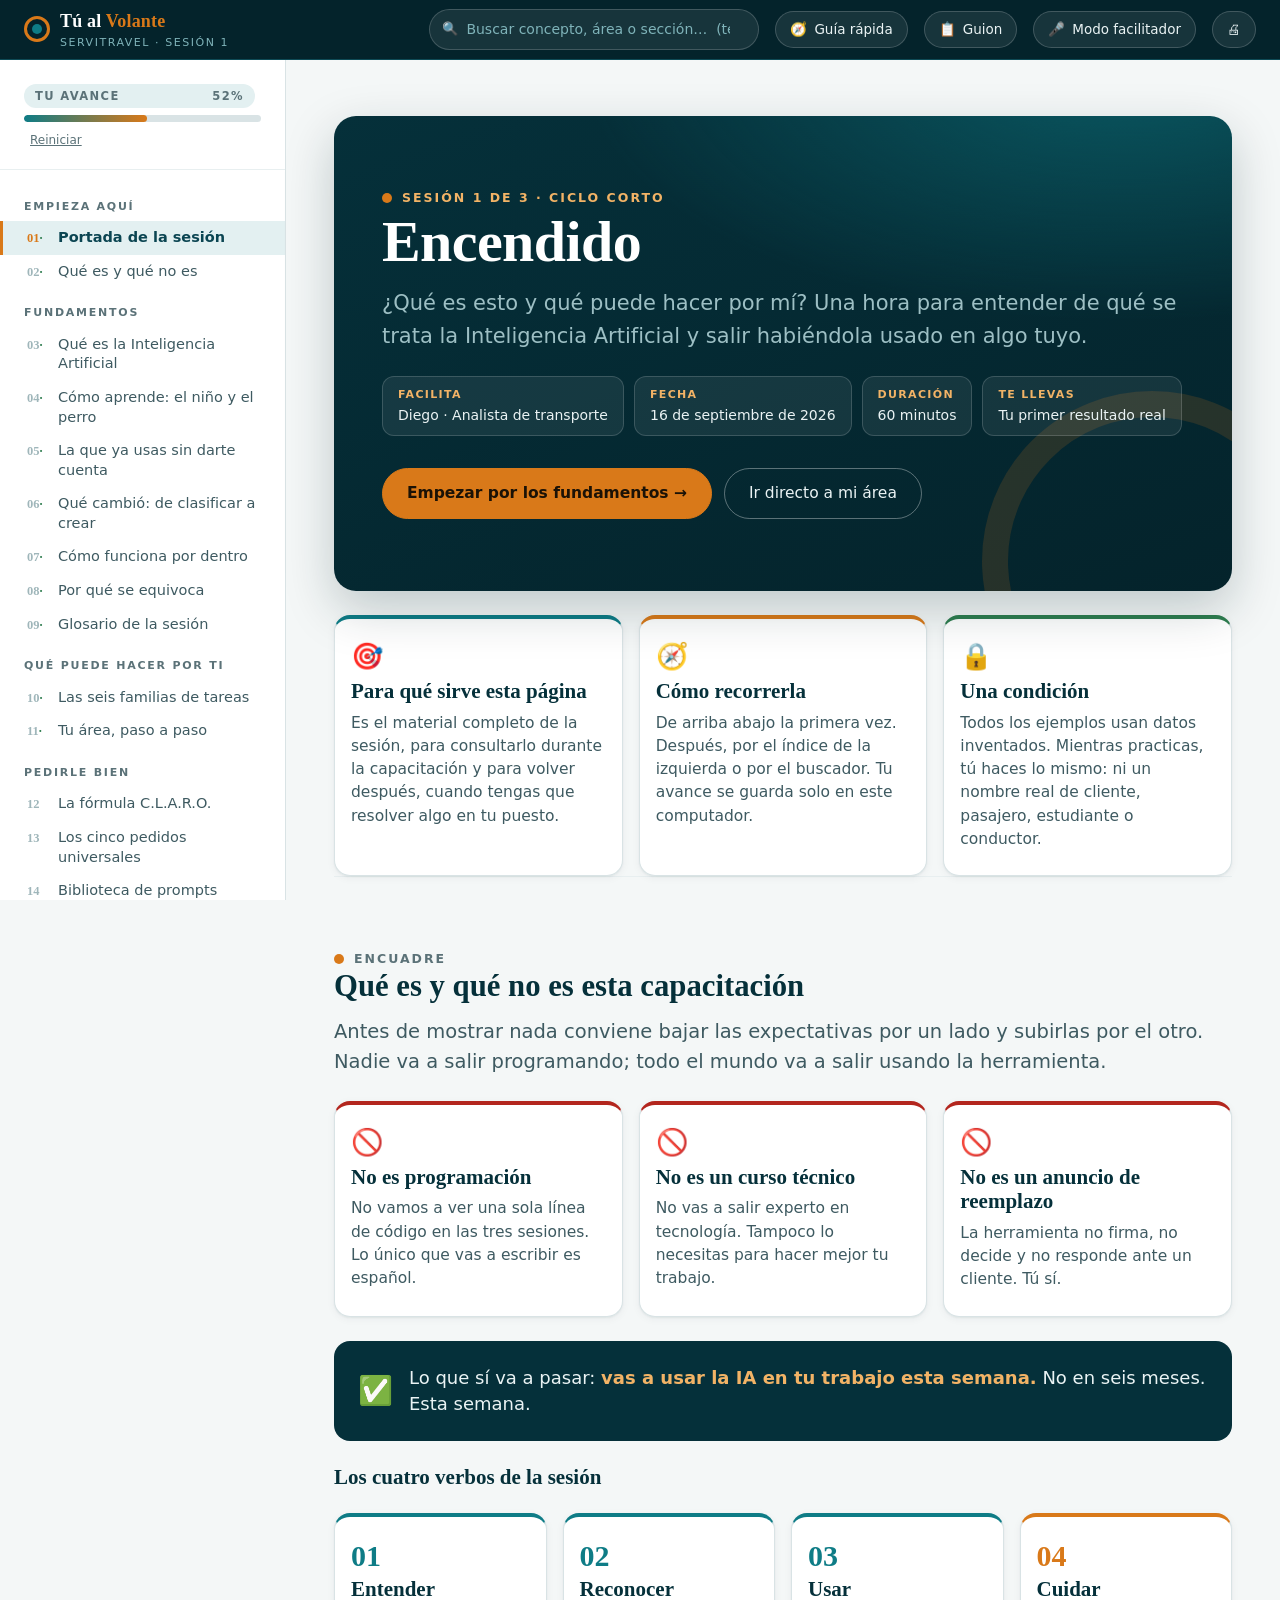
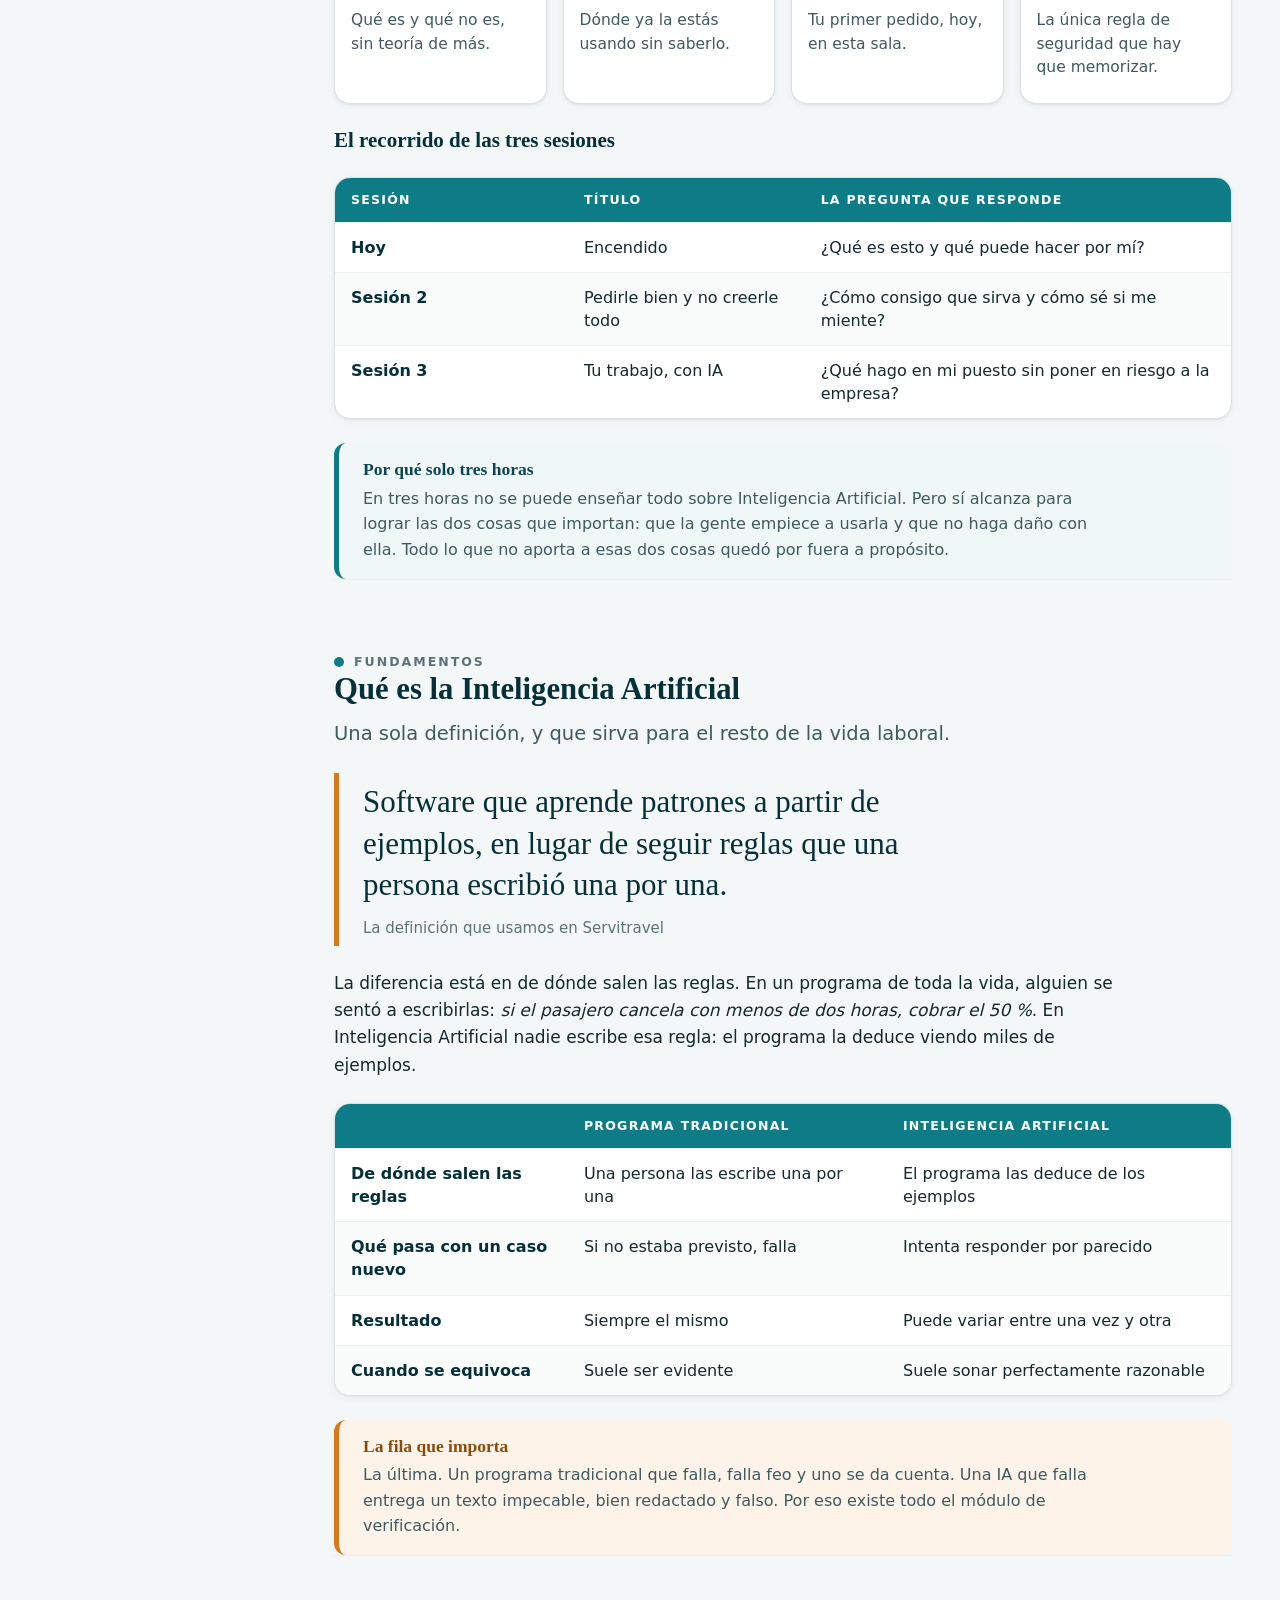
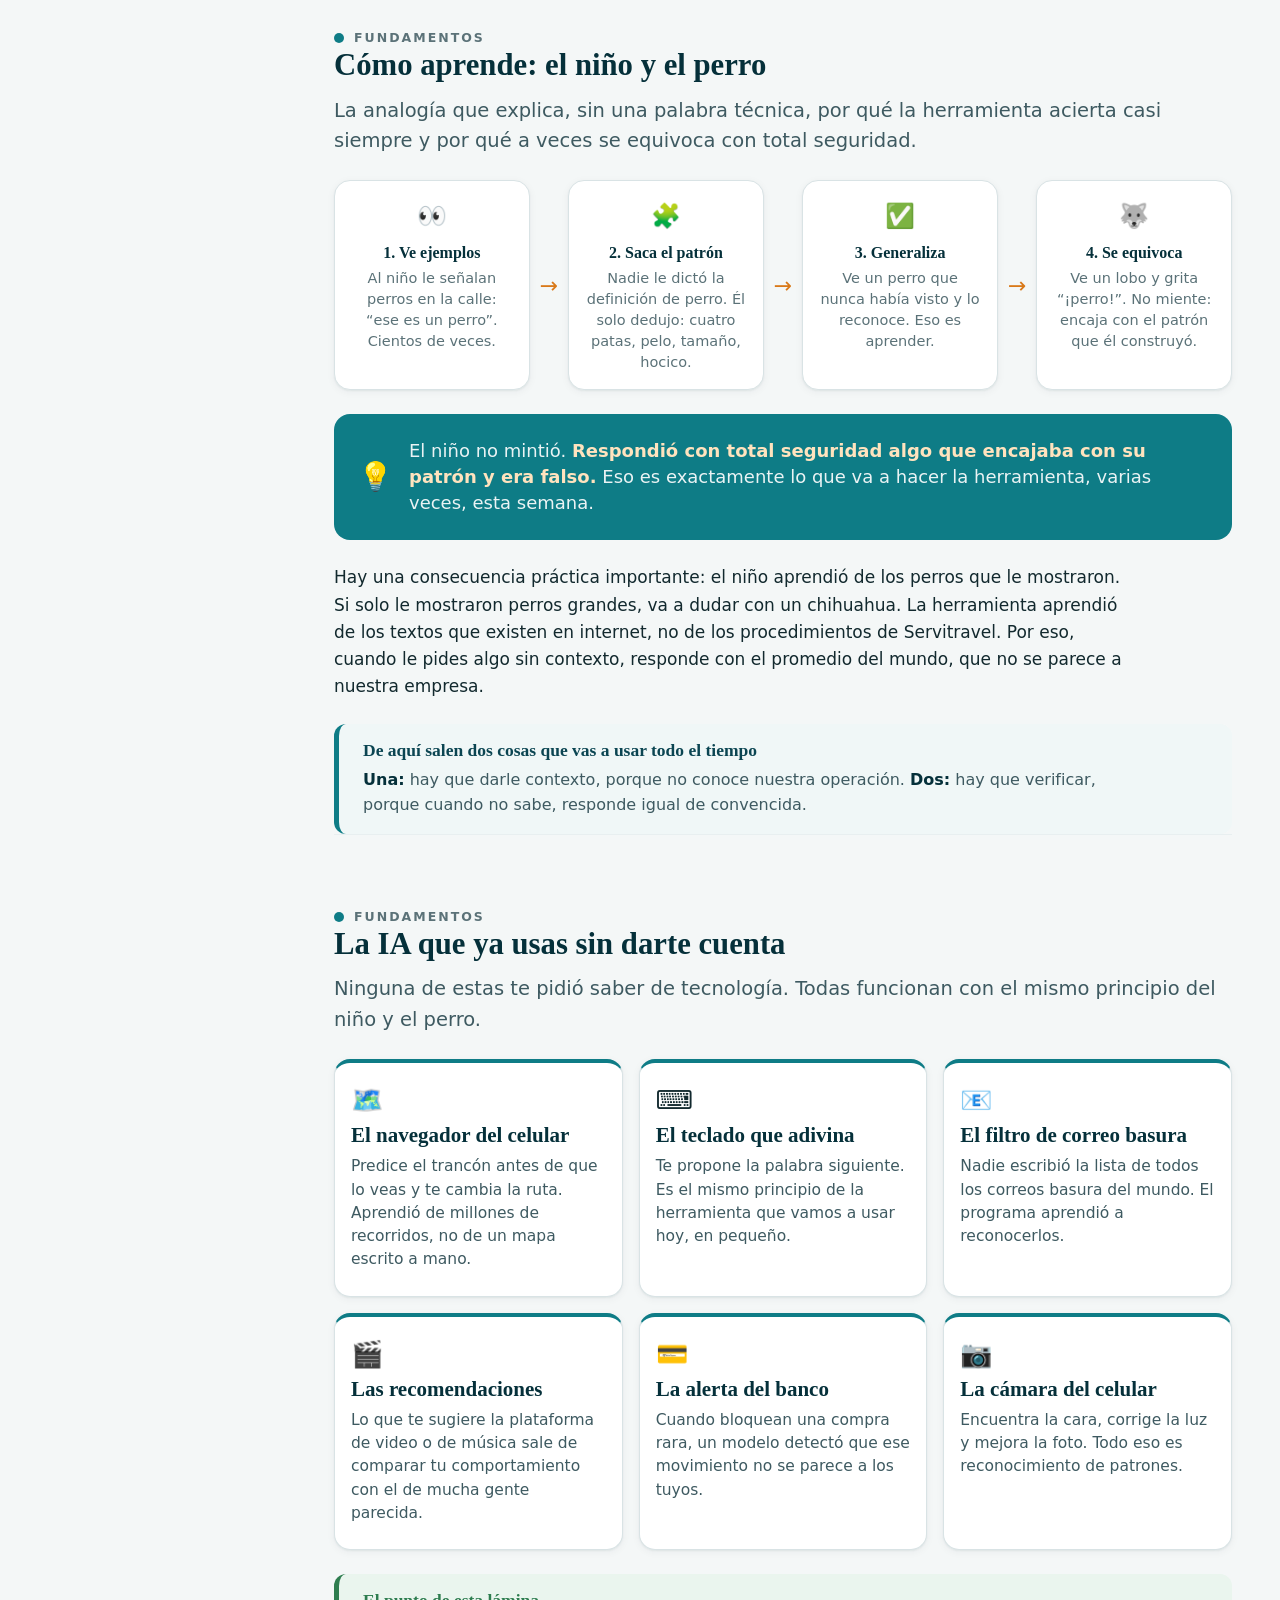
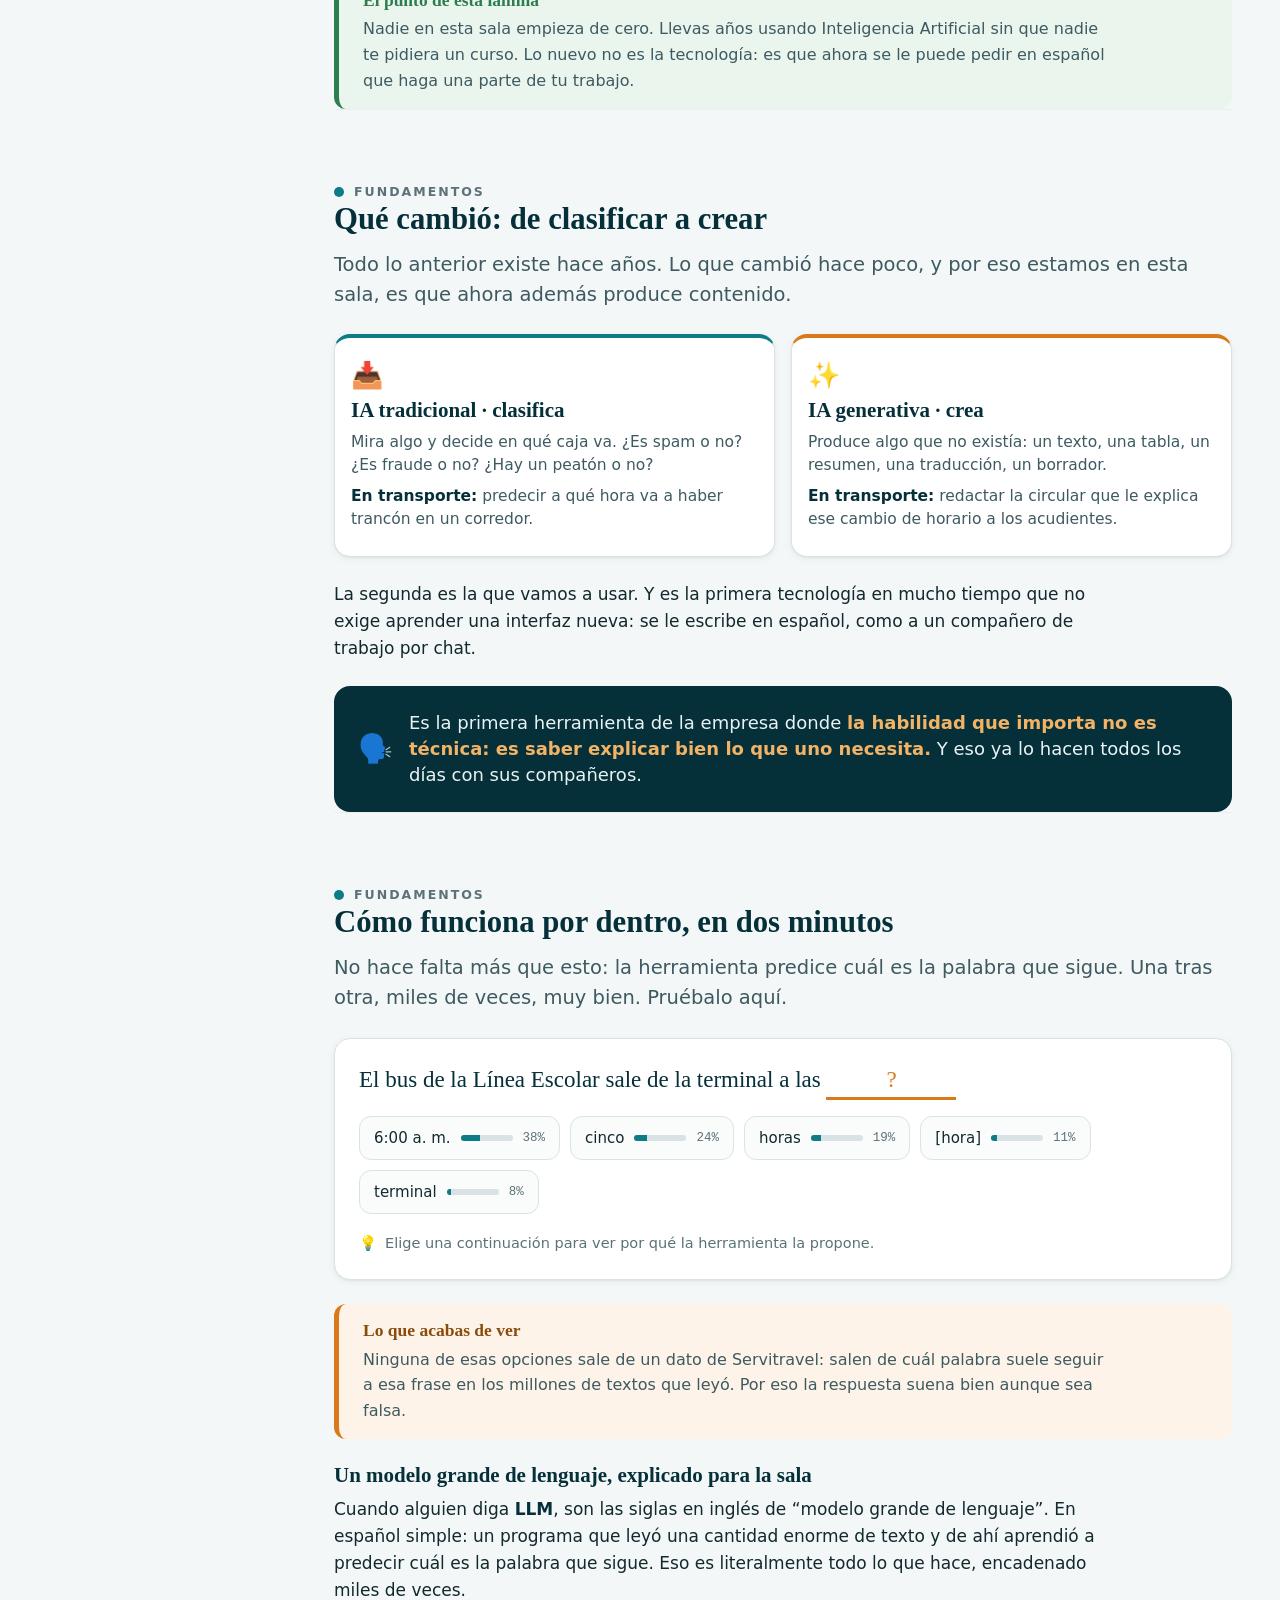
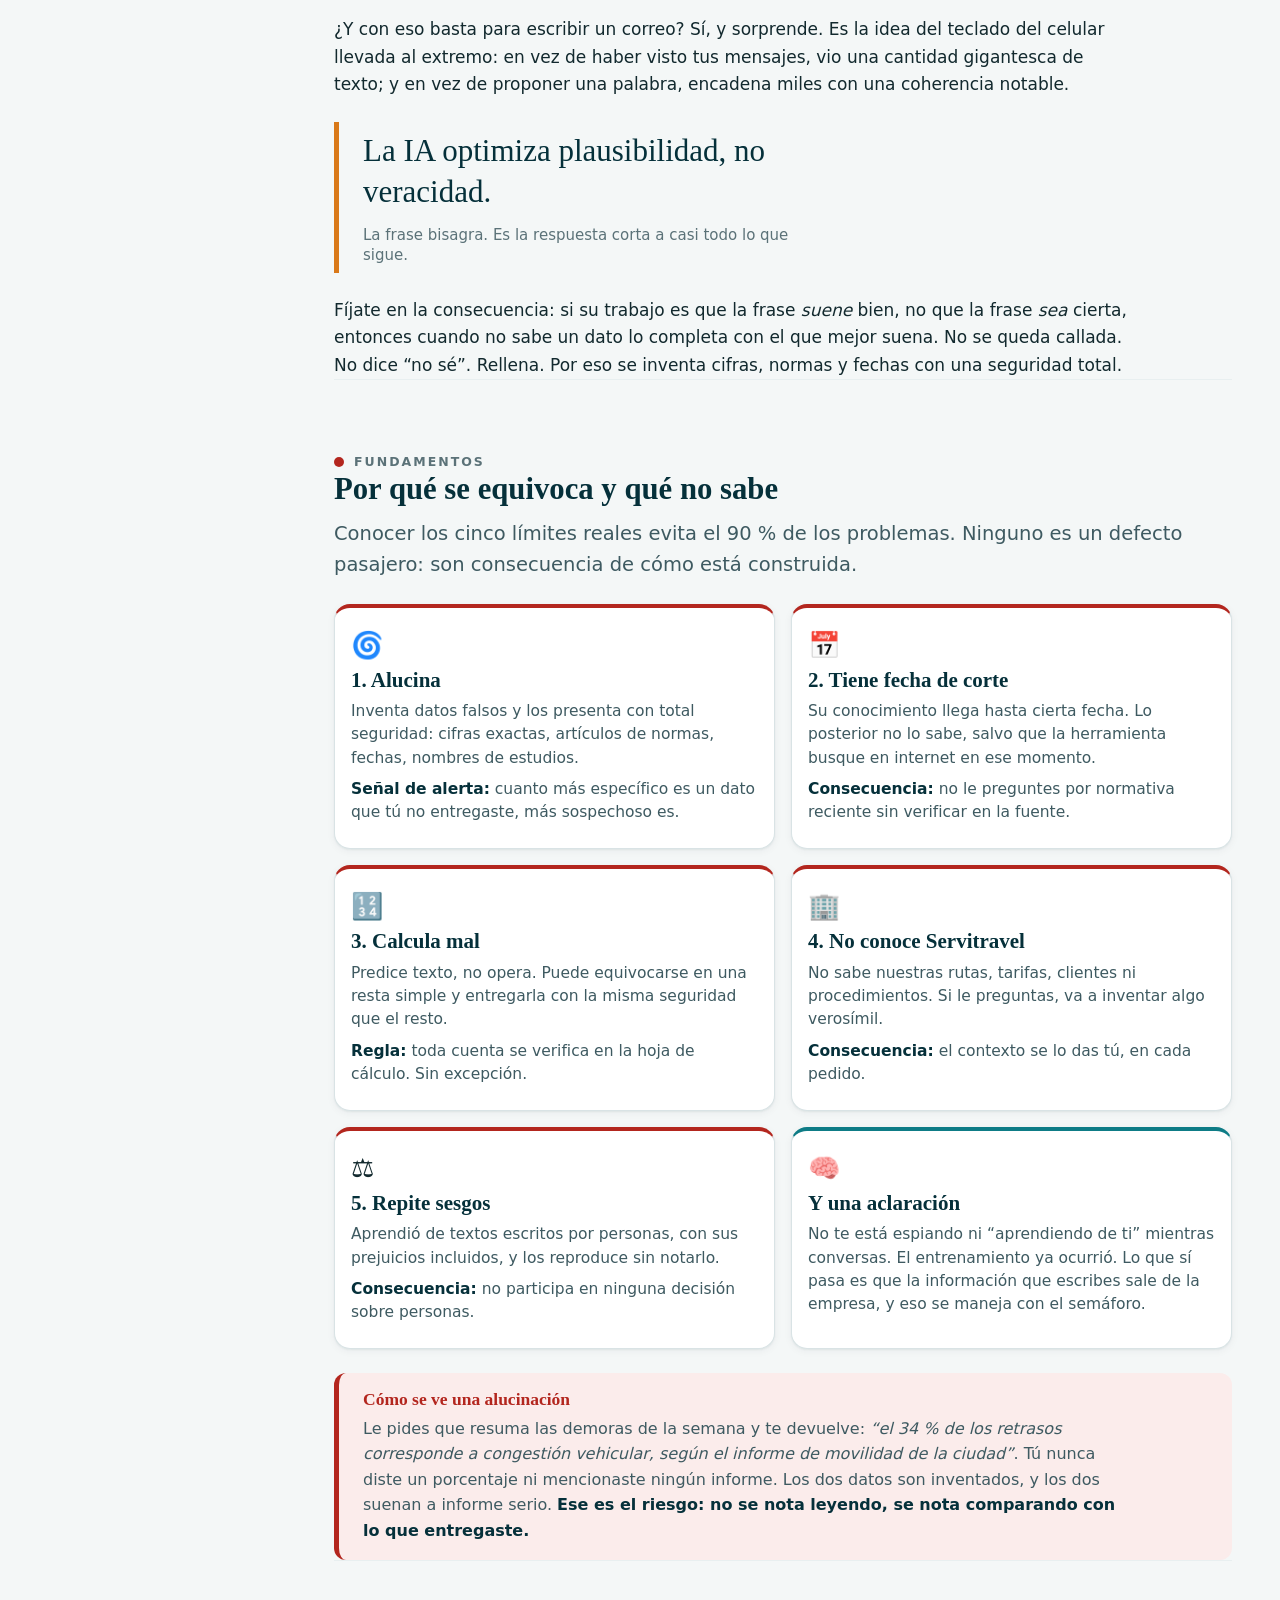
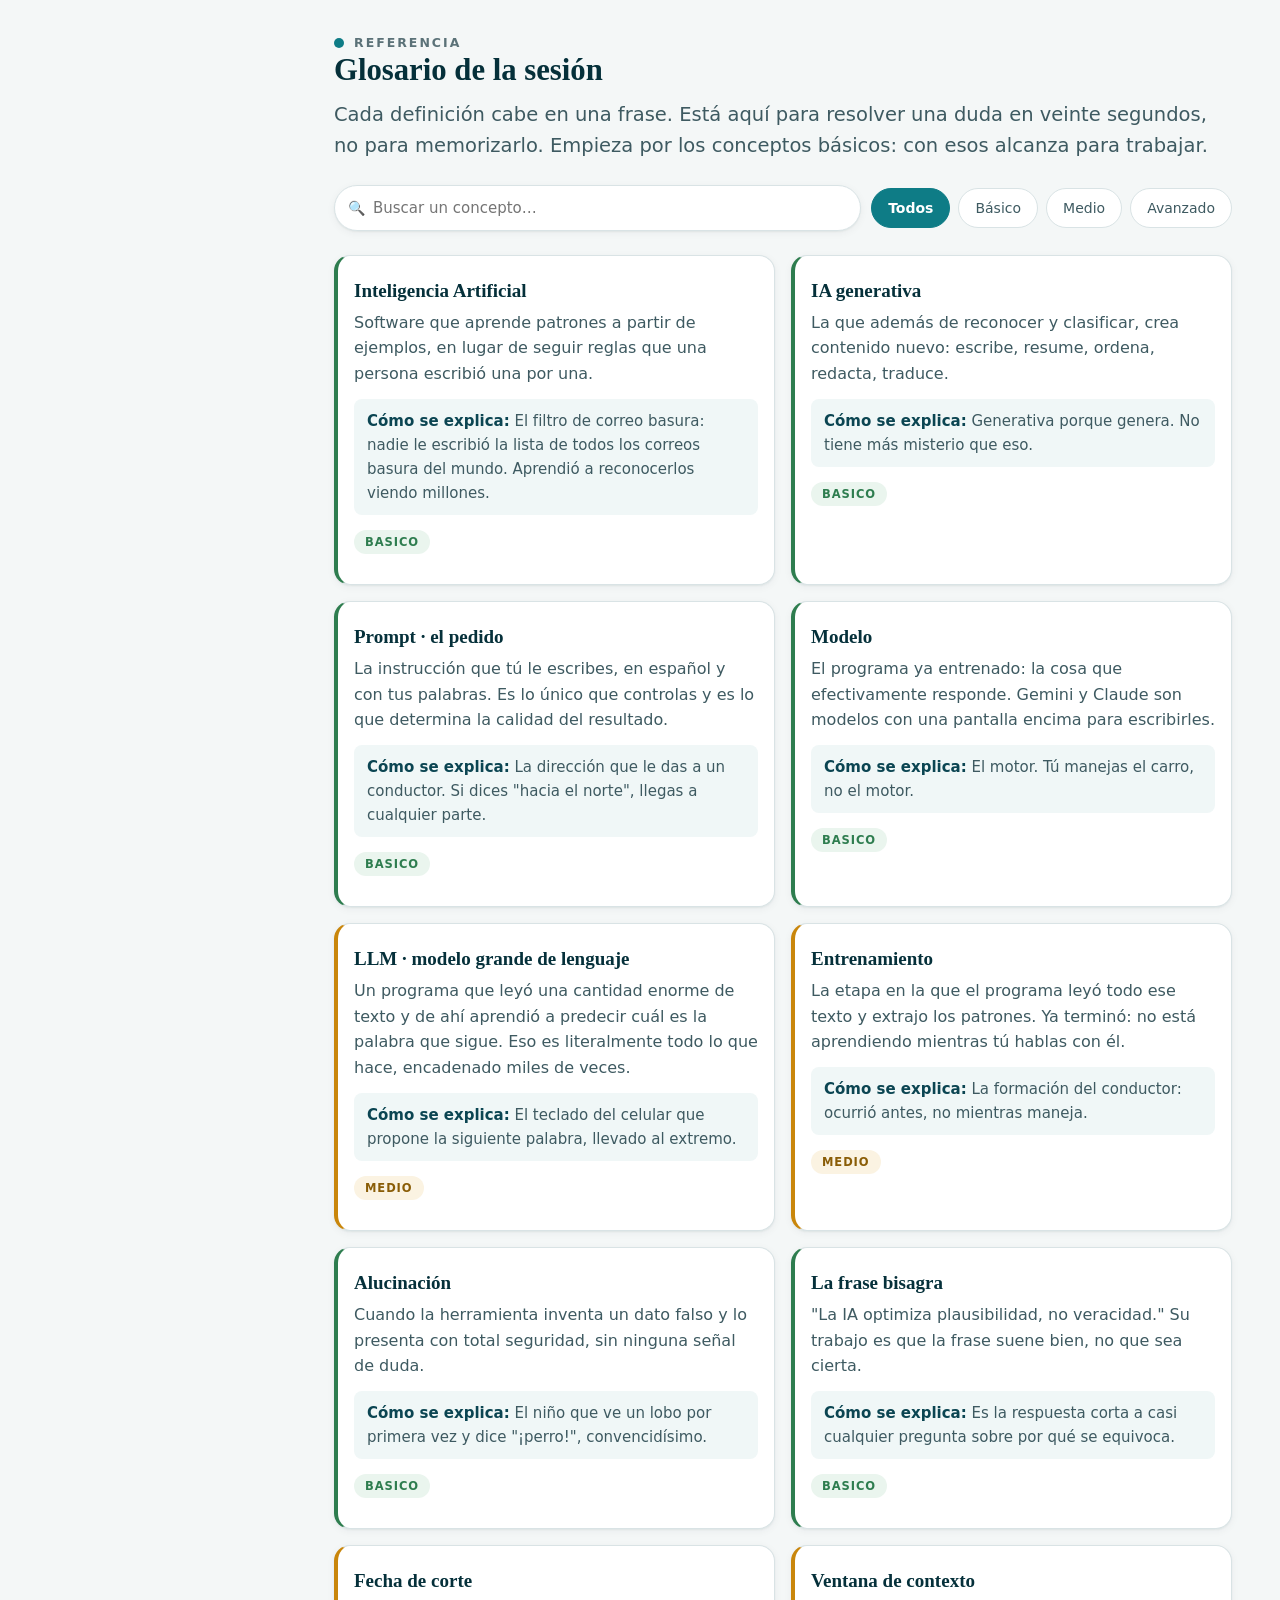
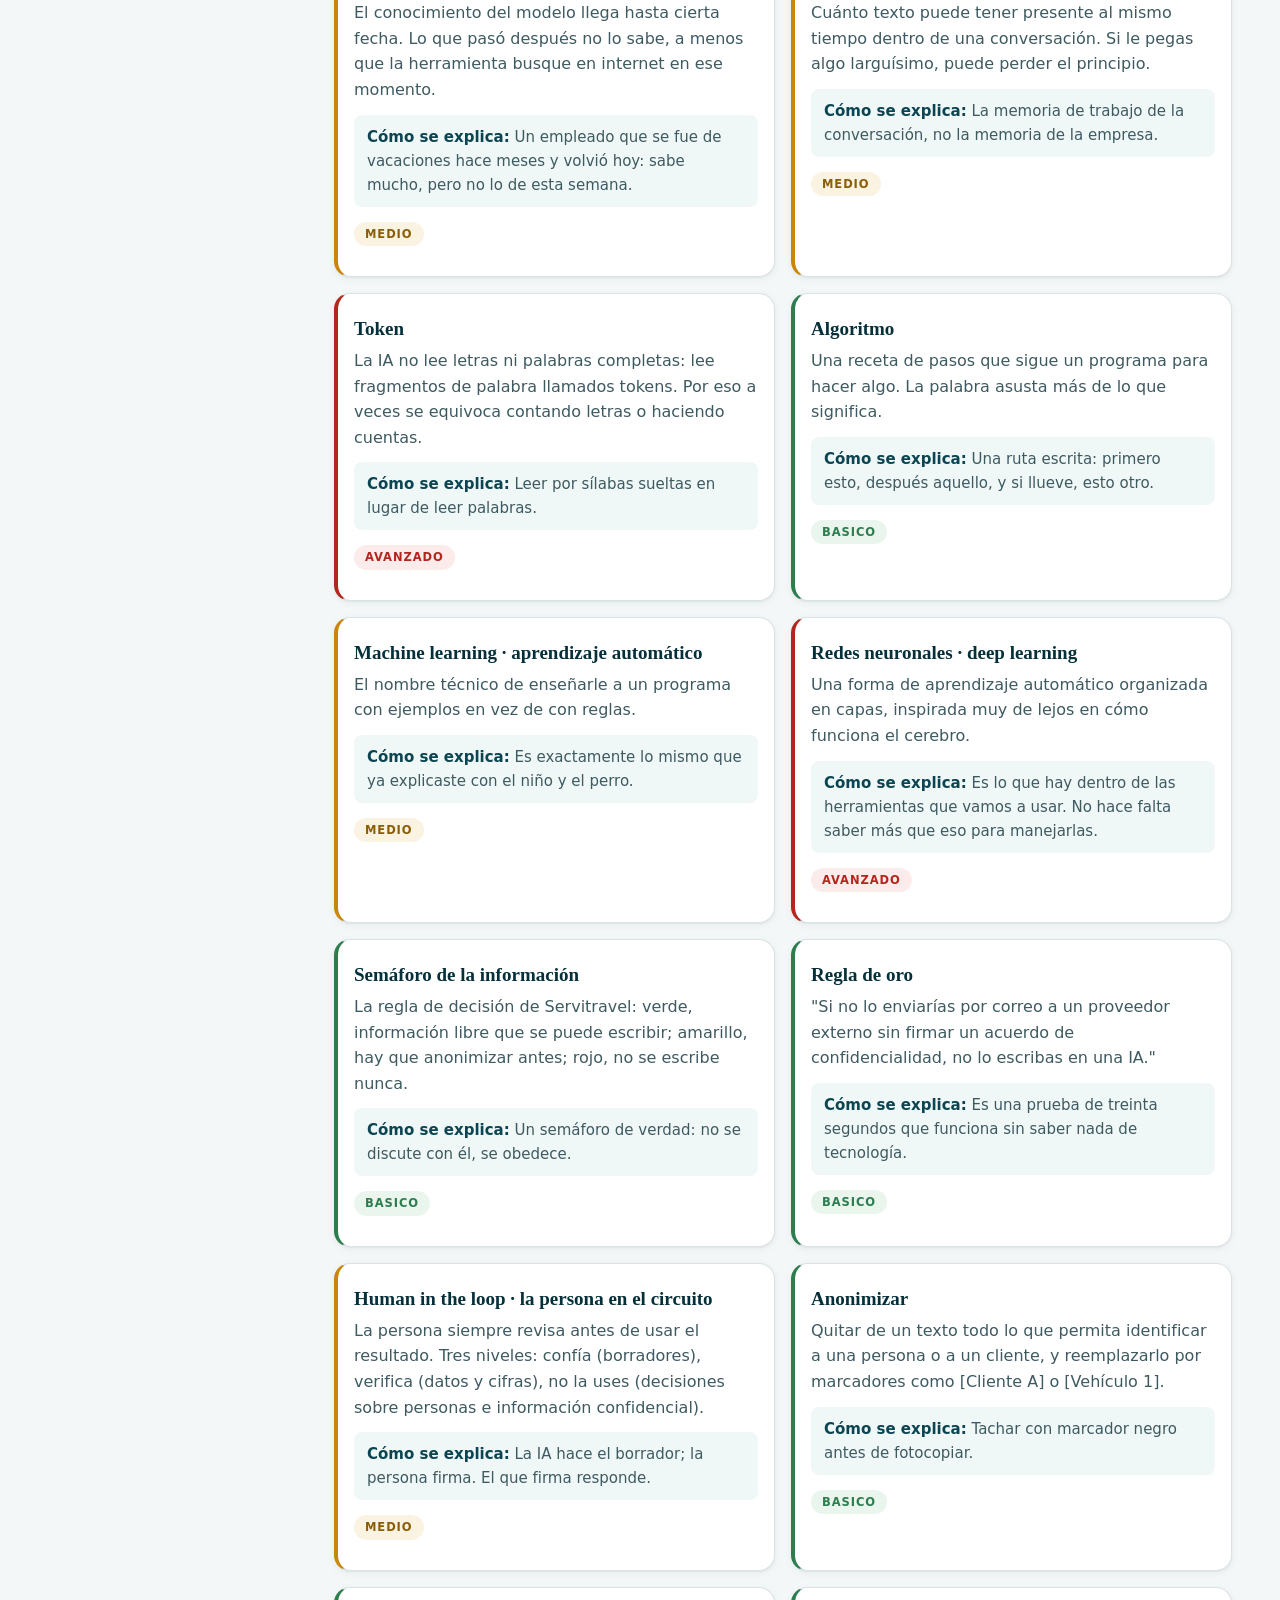
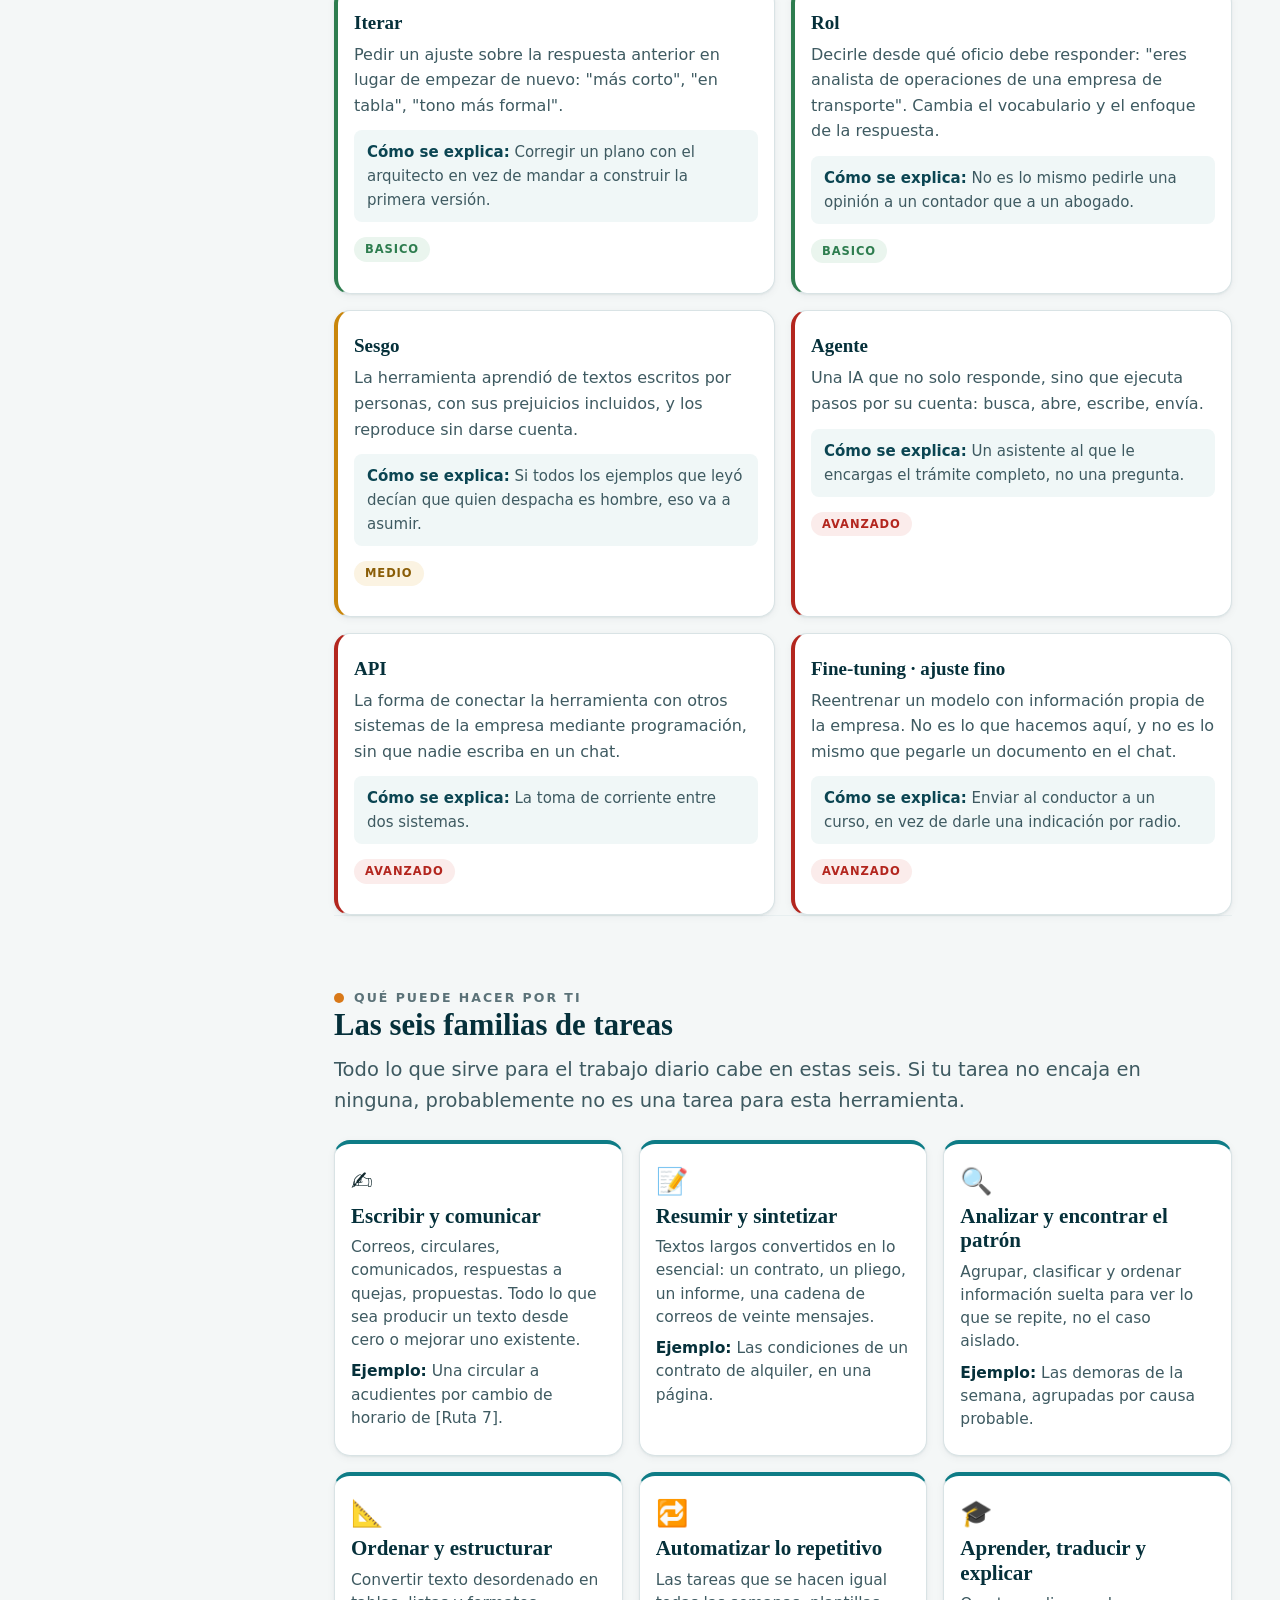
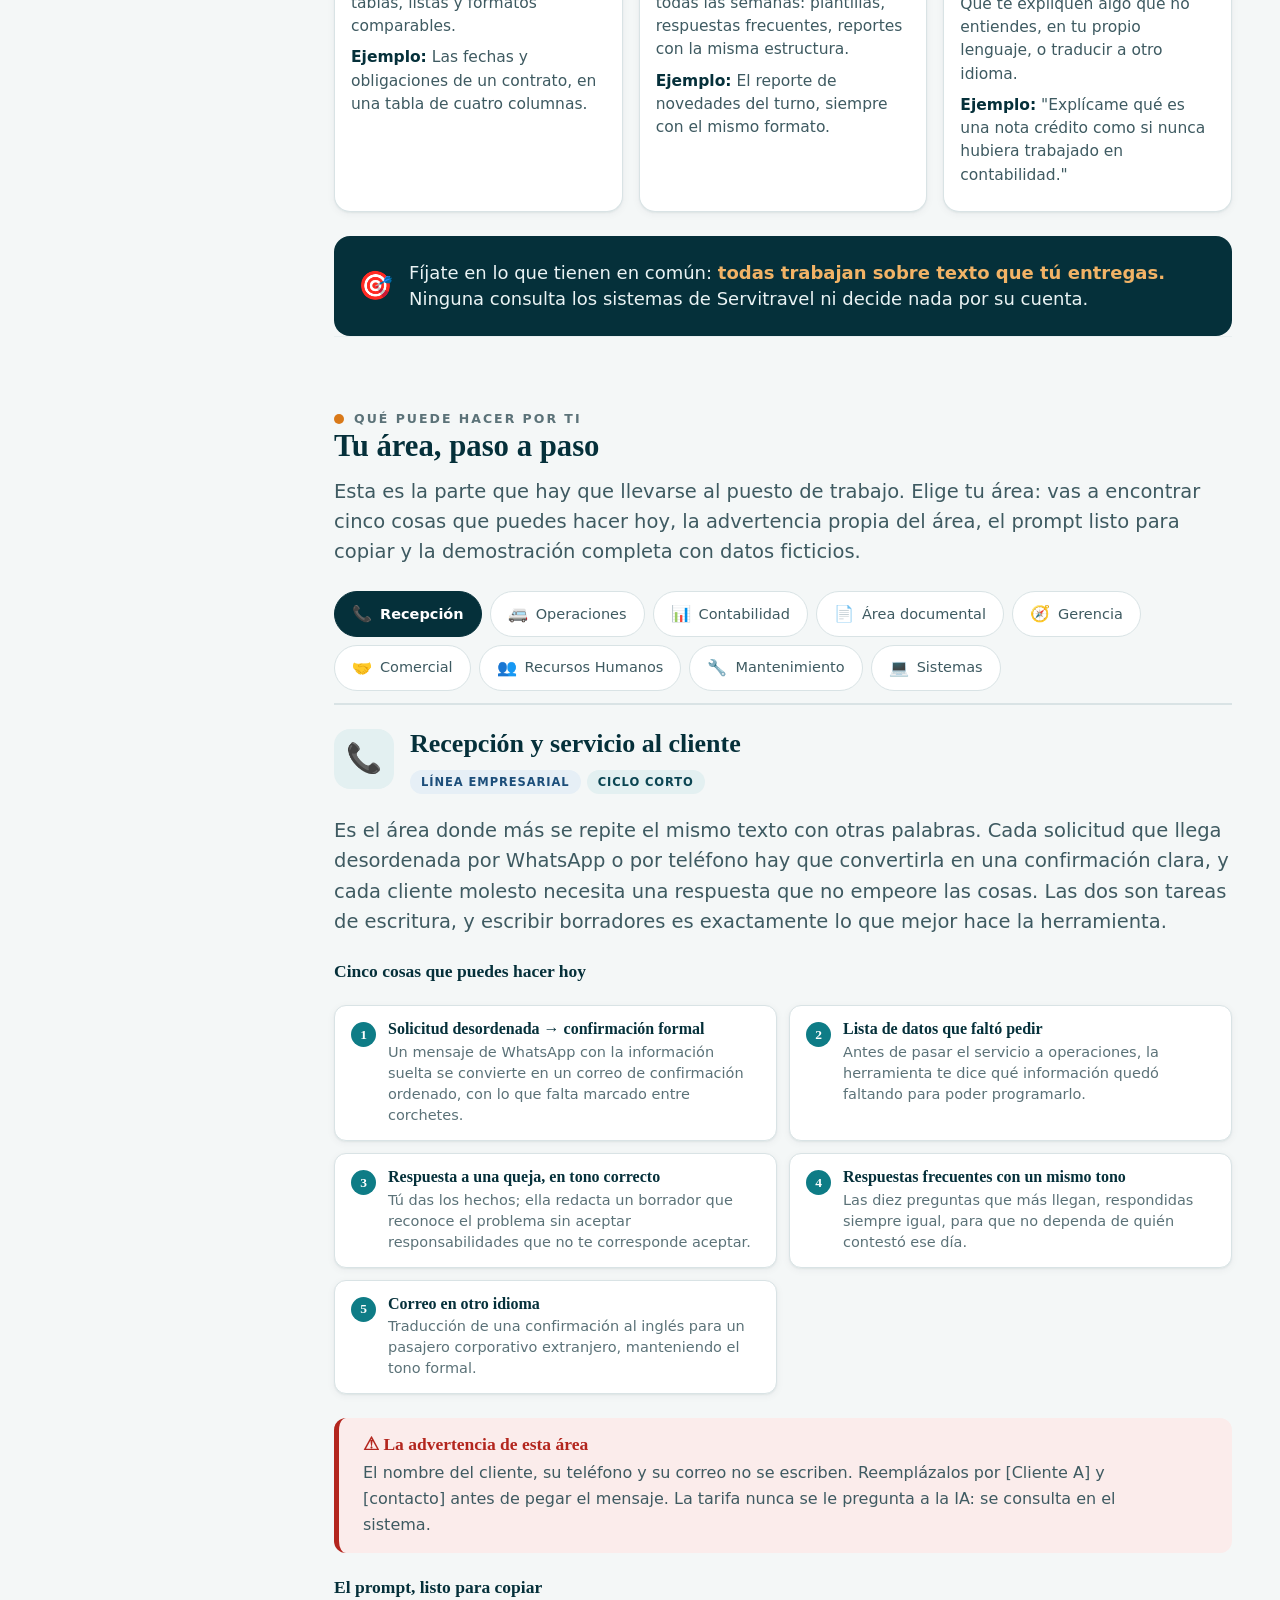
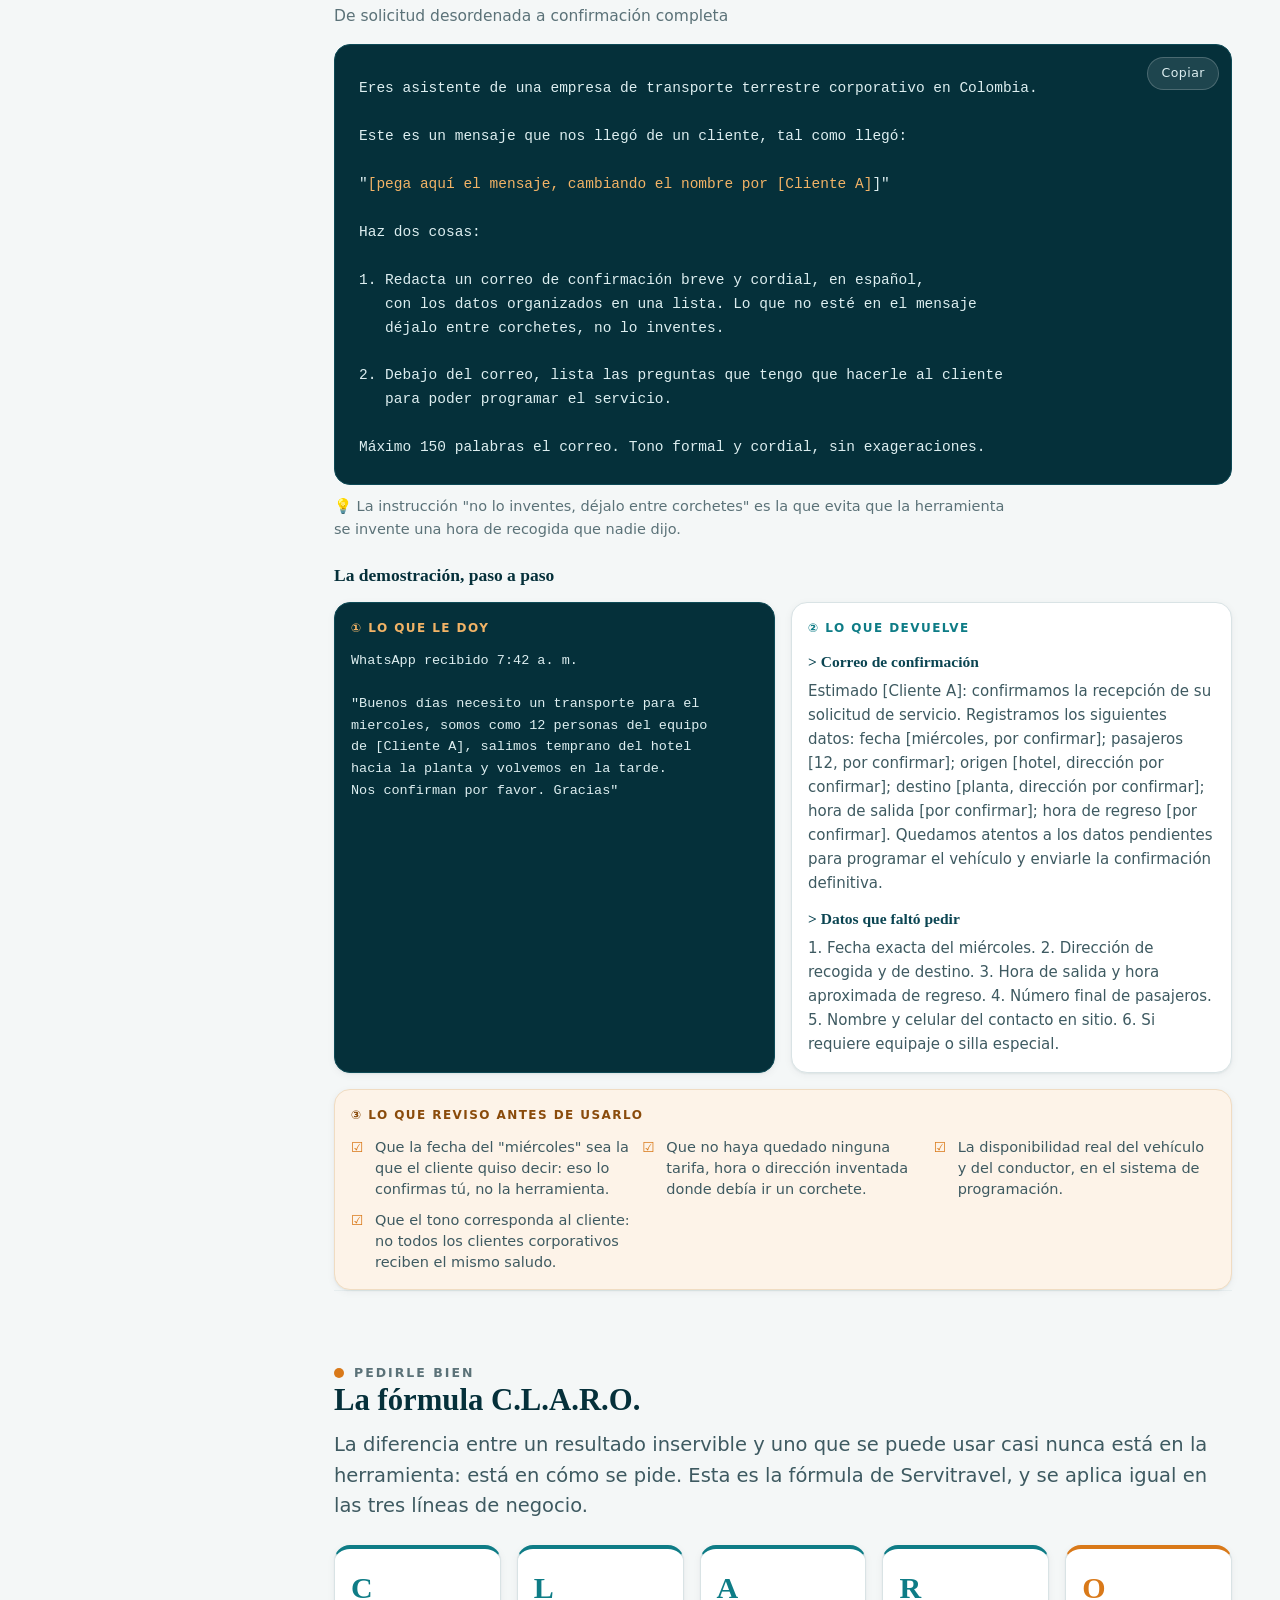
<file: index.html>
<!DOCTYPE html>
<html lang="es">
<head>
<meta charset="UTF-8">
<meta name="viewport" content="width=device-width, initial-scale=1">
<title>Tú al Volante · Sesión 1: Encendido · Servitravel</title>
<meta name="description" content="Capacitación interna de Servitravel en Inteligencia Artificial aplicada al trabajo diario. Sesión 1: Encendido.">
<link rel="stylesheet" href="assets/css/estilos.css">
<link rel="icon" href="data:image/svg+xml,<svg xmlns='http://www.w3.org/2000/svg' viewBox='0 0 100 100'><circle cx='50' cy='50' r='44' fill='none' stroke='%23D97919' stroke-width='12'/><circle cx='50' cy='50' r='18' fill='%230E7C86'/></svg>">
</head>
<body>

<!-- ============================ BARRA SUPERIOR ============================ -->
<header class="barra">
  <button class="boton-barra abrir-menu" id="btn-menu" aria-label="Abrir el índice">☰</button>

  <a href="#inicio" class="marca">
    <span class="rueda" aria-hidden="true"></span>
    <span>Tú al <em>Volante</em>
      <small>Servitravel · Sesión 1</small>
    </span>
  </a>

  <div class="separador"></div>

  <div class="buscador">
    <span class="lupa" aria-hidden="true">🔍</span>
    <input type="search" id="buscador-global" placeholder="Buscar concepto, área o sección…  (tecla /)" aria-label="Buscar en la sesión">
    <div id="resultados-busqueda" class="oculto" role="listbox"></div>
  </div>

  <a href="guia-rapida.html" class="boton-barra" title="Material de apoyo: lo esencial y los prompts listos para copiar">🧭 <span>Guía rápida</span></a>
  <a href="guion.html" class="boton-barra" title="Guion palabra por palabra de los 60 minutos">📋 <span>Guion</span></a>
  <button class="boton-barra" id="btn-facilitador" aria-pressed="false" title="Muestra el guion, las claves de los ejercicios y los tiempos (tecla F)">
    🎤 <span>Modo facilitador</span>
  </button>
  <button class="boton-barra" id="btn-imprimir" title="Imprimir o guardar en PDF">🖨</button>
</header>

<div class="velo" id="velo"></div>

<div class="envoltorio">

  <!-- ========================= ÍNDICE LATERAL ========================= -->
  <aside class="lateral" id="lateral">
    <div class="progreso">
      <div class="etiqueta">
        <span>Tu avance</span>
        <span id="progreso-cifra">0%</span>
      </div>
      <div class="riel"><div class="barra-int" id="progreso-barra"></div></div>
      <button id="progreso-reiniciar" style="font-size:12px;color:var(--texto-tenue);margin-top:8px;text-decoration:underline">Reiniciar</button>
    </div>

    <nav class="nav" id="nav" aria-label="Contenido de la sesión">
      <p class="nav-grupo">Empieza aquí</p>
      <a href="#inicio"><span class="indice">01</span><span>Portada de la sesión</span></a>
      <a href="#encuadre"><span class="indice">02</span><span>Qué es y qué no es</span></a>

      <p class="nav-grupo">Fundamentos</p>
      <a href="#que-es"><span class="indice">03</span><span>Qué es la Inteligencia Artificial</span></a>
      <a href="#como-aprende"><span class="indice">04</span><span>Cómo aprende: el niño y el perro</span></a>
      <a href="#ya-la-usas"><span class="indice">05</span><span>La que ya usas sin darte cuenta</span></a>
      <a href="#generativa"><span class="indice">06</span><span>Qué cambió: de clasificar a crear</span></a>
      <a href="#como-funciona"><span class="indice">07</span><span>Cómo funciona por dentro</span></a>
      <a href="#limites"><span class="indice">08</span><span>Por qué se equivoca</span></a>
      <a href="#glosario"><span class="indice">09</span><span>Glosario de la sesión</span></a>

      <p class="nav-grupo">Qué puede hacer por ti</p>
      <a href="#familias"><span class="indice">10</span><span>Las seis familias de tareas</span></a>
      <a href="#areas"><span class="indice">11</span><span>Tu área, paso a paso</span></a>

      <p class="nav-grupo">Pedirle bien</p>
      <a href="#claro"><span class="indice">12</span><span>La fórmula C.L.A.R.O.</span></a>
      <a href="#universales"><span class="indice">13</span><span>Los cinco pedidos universales</span></a>
      <a href="#biblioteca"><span class="indice">14</span><span>Biblioteca de prompts</span></a>

      <p class="nav-grupo">Reglas de tránsito</p>
      <a href="#regla-oro"><span class="indice">15</span><span>La regla de oro</span></a>
      <a href="#semaforo"><span class="indice">16</span><span>El semáforo de la información</span></a>
      <a href="#verificar"><span class="indice">17</span><span>Qué se verifica siempre</span></a>

      <p class="nav-grupo">Practica y cierra</p>
      <a href="#practica"><span class="indice">18</span><span>Ejercicios de la sesión</span></a>
      <a href="#repaso"><span class="indice">19</span><span>Repaso de 6 preguntas</span></a>
      <a href="#cierre"><span class="indice">20</span><span>Lo que te llevas</span></a>

      <p class="nav-grupo">Solo para quien dicta</p>
      <a href="#facilitador"><span class="indice">21</span><span>Guion, tiempos y montaje</span></a>
    </nav>

    <div class="nav-pie">
      <b style="color:var(--texto-medio)">Atajos</b><br>
      <kbd>/</kbd> buscar · <kbd>F</kbd> modo facilitador<br>
      <kbd>Esc</kbd> cerrar
      <p style="margin-top:12px">Material interno de Servitravel. Todos los ejemplos usan datos ficticios.</p>
    </div>
  </aside>

  <!-- ============================ CONTENIDO ============================ -->
  <main class="contenido">

    <!-- 01 ----------------------------------------------------------- -->
    <section class="seccion" id="inicio">
      <div class="columna">
        <div class="portada">
          <p class="antetitulo">Sesión 1 de 3 · Ciclo corto</p>
          <h1>Encendido</h1>
          <p class="entrada">¿Qué es esto y qué puede hacer por mí? Una hora para entender de qué se trata la Inteligencia Artificial y salir habiéndola usado en algo tuyo.</p>

          <div class="fichas">
            <div class="ficha"><b>Facilita</b>Diego · Analista de transporte</div>
            <div class="ficha"><b>Fecha</b>16 de septiembre de 2026</div>
            <div class="ficha"><b>Duración</b>60 minutos</div>
            <div class="ficha"><b>Te llevas</b>Tu primer resultado real</div>
          </div>

          <div class="acciones">
            <a href="#que-es" class="boton">Empezar por los fundamentos →</a>
            <a href="#areas" class="boton fantasma">Ir directo a mi área</a>
          </div>
        </div>

        <div class="rejilla r3">
          <article class="tarjeta">
            <span class="icono">🎯</span>
            <h3>Para qué sirve esta página</h3>
            <p>Es el material completo de la sesión, para consultarlo durante la capacitación y para volver después, cuando tengas que resolver algo en tu puesto.</p>
          </article>
          <article class="tarjeta ambar">
            <span class="icono">🧭</span>
            <h3>Cómo recorrerla</h3>
            <p>De arriba abajo la primera vez. Después, por el índice de la izquierda o por el buscador. Tu avance se guarda solo en este computador.</p>
          </article>
          <article class="tarjeta verde">
            <span class="icono">🔒</span>
            <h3>Una condición</h3>
            <p>Todos los ejemplos usan datos inventados. Mientras practicas, tú haces lo mismo: ni un nombre real de cliente, pasajero, estudiante o conductor.</p>
          </article>
        </div>

        <div class="nota-facilitador facilitador">
          <div class="titulo-panel">🎤 Apertura en frío · minutos 0 a 5</div>
          <p class="guion-hace">De pie, adelante, sin mirar la pantalla. Sin computador en la mano.</p>
          <div class="guion-dice">Buenos días. Gracias por venir. Antes de empezar quiero contarles de dónde salió esto.</div>
          <div class="guion-dice">Hace unas semanas me puse a mirar en qué se nos va el tiempo. Y encontré una cosa que se repite en todas las áreas: recepción, operaciones, contabilidad, documental, gerencia. Todas. Buena parte del día se nos va escribiendo lo mismo de otra manera. Un correo. Un informe. Un resumen de algo que ya está escrito en otro lado.</div>
          <p class="guion-hace">Pausa de dos segundos.</p>
          <div class="guion-dice">Esa parte del trabajo hoy se puede hacer en una fracción del tiempo. Y no hay que saber nada de tecnología para lograrlo. De eso se trata esto.</div>
          <p class="guion-hace">Levanta tú la mano primero: la gente copia el gesto. Pregunta quién ha usado alguna herramienta de IA, aunque haya sido una vez. Cuenta en voz alta. Si hay pocas manos: "es exactamente el grupo para el que está diseñado esto". Si hay muchas: "que uno la haya usado no quiere decir que la esté usando bien".</p>
        </div>
      </div>
    </section>

    <!-- 02 ----------------------------------------------------------- -->
    <section class="seccion" id="encuadre">
      <div class="columna">
        <p class="antetitulo">Encuadre</p>
        <h2>Qué es y qué no es esta capacitación</h2>
        <p class="entrada">Antes de mostrar nada conviene bajar las expectativas por un lado y subirlas por el otro. Nadie va a salir programando; todo el mundo va a salir usando la herramienta.</p>

        <div class="rejilla r3">
          <article class="tarjeta roja">
            <span class="icono">🚫</span>
            <h3>No es programación</h3>
            <p>No vamos a ver una sola línea de código en las tres sesiones. Lo único que vas a escribir es español.</p>
          </article>
          <article class="tarjeta roja">
            <span class="icono">🚫</span>
            <h3>No es un curso técnico</h3>
            <p>No vas a salir experto en tecnología. Tampoco lo necesitas para hacer mejor tu trabajo.</p>
          </article>
          <article class="tarjeta roja">
            <span class="icono">🚫</span>
            <h3>No es un anuncio de reemplazo</h3>
            <p>La herramienta no firma, no decide y no responde ante un cliente. Tú sí.</p>
          </article>
        </div>

        <div class="franja">
          <span class="em" aria-hidden="true">✅</span>
          <p>Lo que sí va a pasar: <b>vas a usar la IA en tu trabajo esta semana.</b> No en seis meses. Esta semana.</p>
        </div>

        <h3 class="bloque">Los cuatro verbos de la sesión</h3>
        <div class="rejilla r4">
          <article class="tarjeta"><div class="cifra">01</div><h3>Entender</h3><p>Qué es y qué no es, sin teoría de más.</p></article>
          <article class="tarjeta"><div class="cifra">02</div><h3>Reconocer</h3><p>Dónde ya la estás usando sin saberlo.</p></article>
          <article class="tarjeta"><div class="cifra">03</div><h3>Usar</h3><p>Tu primer pedido, hoy, en esta sala.</p></article>
          <article class="tarjeta ambar"><div class="cifra">04</div><h3>Cuidar</h3><p>La única regla de seguridad que hay que memorizar.</p></article>
        </div>

        <h3 class="bloque">El recorrido de las tres sesiones</h3>
        <div class="tabla-envoltura">
          <table>
            <thead><tr><th>Sesión</th><th>Título</th><th>La pregunta que responde</th></tr></thead>
            <tbody>
              <tr><td class="clave">Hoy</td><td>Encendido</td><td>¿Qué es esto y qué puede hacer por mí?</td></tr>
              <tr><td class="clave">Sesión 2</td><td>Pedirle bien y no creerle todo</td><td>¿Cómo consigo que sirva y cómo sé si me miente?</td></tr>
              <tr><td class="clave">Sesión 3</td><td>Tu trabajo, con IA</td><td>¿Qué hago en mi puesto sin poner en riesgo a la empresa?</td></tr>
            </tbody>
          </table>
        </div>

        <div class="aviso">
          <h4>Por qué solo tres horas</h4>
          <p>En tres horas no se puede enseñar todo sobre Inteligencia Artificial. Pero sí alcanza para lograr las dos cosas que importan: que la gente empiece a usarla y que no haga daño con ella. Todo lo que no aporta a esas dos cosas quedó por fuera a propósito.</p>
        </div>
      </div>
    </section>

    <!-- 03 ----------------------------------------------------------- -->
    <section class="seccion" id="que-es">
      <div class="columna">
        <p class="antetitulo t">Fundamentos</p>
        <h2>Qué es la Inteligencia Artificial</h2>
        <p class="entrada">Una sola definición, y que sirva para el resto de la vida laboral.</p>

        <div class="cita ancha">
          Software que aprende patrones a partir de ejemplos, en lugar de seguir reglas que una persona escribió una por una.
          <cite>La definición que usamos en Servitravel</cite>
        </div>

        <p class="bloque">La diferencia está en de dónde salen las reglas. En un programa de toda la vida, alguien se sentó a escribirlas: <em>si el pasajero cancela con menos de dos horas, cobrar el 50 %</em>. En Inteligencia Artificial nadie escribe esa regla: el programa la deduce viendo miles de ejemplos.</p>

        <div class="tabla-envoltura">
          <table>
            <thead><tr><th>&nbsp;</th><th>Programa tradicional</th><th>Inteligencia Artificial</th></tr></thead>
            <tbody>
              <tr><td class="clave">De dónde salen las reglas</td><td>Una persona las escribe una por una</td><td>El programa las deduce de los ejemplos</td></tr>
              <tr><td class="clave">Qué pasa con un caso nuevo</td><td>Si no estaba previsto, falla</td><td>Intenta responder por parecido</td></tr>
              <tr><td class="clave">Resultado</td><td>Siempre el mismo</td><td>Puede variar entre una vez y otra</td></tr>
              <tr><td class="clave">Cuando se equivoca</td><td>Suele ser evidente</td><td>Suele sonar perfectamente razonable</td></tr>
            </tbody>
          </table>
        </div>

        <div class="aviso clave">
          <h4>La fila que importa</h4>
          <p>La última. Un programa tradicional que falla, falla feo y uno se da cuenta. Una IA que falla entrega un texto impecable, bien redactado y falso. Por eso existe todo el módulo de verificación.</p>
        </div>

        <div class="nota-facilitador facilitador">
          <div class="titulo-panel">🎤 Cómo dictarlo · minutos 10 a 14</div>
          <p class="guion-hace">Escribe la definición en el tablero antes de mostrar la tabla. Que quede a la vista toda la hora.</p>
          <div class="guion-dice">Fíjense en la última fila, porque es la que les va a servir el resto del año: cuando un programa normal se equivoca, ustedes se dan cuenta. Cuando esta se equivoca, les entrega un párrafo perfecto que dice una mentira. Y eso no se nota leyendo bonito.</div>
        </div>
      </div>
    </section>

    <!-- 04 ----------------------------------------------------------- -->
    <section class="seccion" id="como-aprende">
      <div class="columna">
        <p class="antetitulo t">Fundamentos</p>
        <h2>Cómo aprende: el niño y el perro</h2>
        <p class="entrada">La analogía que explica, sin una palabra técnica, por qué la herramienta acierta casi siempre y por qué a veces se equivoca con total seguridad.</p>

        <div class="flujo">
          <div class="paso"><span class="icono">👀</span><h4>1. Ve ejemplos</h4><p>Al niño le señalan perros en la calle: “ese es un perro”. Cientos de veces.</p></div>
          <div class="flecha" aria-hidden="true">→</div>
          <div class="paso"><span class="icono">🧩</span><h4>2. Saca el patrón</h4><p>Nadie le dictó la definición de perro. Él solo dedujo: cuatro patas, pelo, tamaño, hocico.</p></div>
          <div class="flecha" aria-hidden="true">→</div>
          <div class="paso"><span class="icono">✅</span><h4>3. Generaliza</h4><p>Ve un perro que nunca había visto y lo reconoce. Eso es aprender.</p></div>
          <div class="flecha" aria-hidden="true">→</div>
          <div class="paso"><span class="icono">🐺</span><h4>4. Se equivoca</h4><p>Ve un lobo y grita “¡perro!”. No miente: encaja con el patrón que él construyó.</p></div>
        </div>

        <div class="franja teal">
          <span class="em" aria-hidden="true">💡</span>
          <p>El niño no mintió. <b>Respondió con total seguridad algo que encajaba con su patrón y era falso.</b> Eso es exactamente lo que va a hacer la herramienta, varias veces, esta semana.</p>
        </div>

        <p class="bloque">Hay una consecuencia práctica importante: el niño aprendió de los perros que le mostraron. Si solo le mostraron perros grandes, va a dudar con un chihuahua. La herramienta aprendió de los textos que existen en internet, no de los procedimientos de Servitravel. Por eso, cuando le pides algo sin contexto, responde con el promedio del mundo, que no se parece a nuestra empresa.</p>

        <div class="aviso">
          <h4>De aquí salen dos cosas que vas a usar todo el tiempo</h4>
          <p><strong>Una:</strong> hay que darle contexto, porque no conoce nuestra operación. <strong>Dos:</strong> hay que verificar, porque cuando no sabe, responde igual de convencida.</p>
        </div>
      </div>
    </section>

    <!-- 05 ----------------------------------------------------------- -->
    <section class="seccion" id="ya-la-usas">
      <div class="columna">
        <p class="antetitulo t">Fundamentos</p>
        <h2>La IA que ya usas sin darte cuenta</h2>
        <p class="entrada">Ninguna de estas te pidió saber de tecnología. Todas funcionan con el mismo principio del niño y el perro.</p>

        <div class="rejilla r3">
          <article class="tarjeta">
            <span class="icono">🗺️</span><h3>El navegador del celular</h3>
            <p>Predice el trancón antes de que lo veas y te cambia la ruta. Aprendió de millones de recorridos, no de un mapa escrito a mano.</p>
          </article>
          <article class="tarjeta">
            <span class="icono">⌨️</span><h3>El teclado que adivina</h3>
            <p>Te propone la palabra siguiente. Es el mismo principio de la herramienta que vamos a usar hoy, en pequeño.</p>
          </article>
          <article class="tarjeta">
            <span class="icono">📧</span><h3>El filtro de correo basura</h3>
            <p>Nadie escribió la lista de todos los correos basura del mundo. El programa aprendió a reconocerlos.</p>
          </article>
          <article class="tarjeta">
            <span class="icono">🎬</span><h3>Las recomendaciones</h3>
            <p>Lo que te sugiere la plataforma de video o de música sale de comparar tu comportamiento con el de mucha gente parecida.</p>
          </article>
          <article class="tarjeta">
            <span class="icono">💳</span><h3>La alerta del banco</h3>
            <p>Cuando bloquean una compra rara, un modelo detectó que ese movimiento no se parece a los tuyos.</p>
          </article>
          <article class="tarjeta">
            <span class="icono">📷</span><h3>La cámara del celular</h3>
            <p>Encuentra la cara, corrige la luz y mejora la foto. Todo eso es reconocimiento de patrones.</p>
          </article>
        </div>

        <div class="aviso ok">
          <h4>El punto de esta lámina</h4>
          <p>Nadie en esta sala empieza de cero. Llevas años usando Inteligencia Artificial sin que nadie te pidiera un curso. Lo nuevo no es la tecnología: es que ahora se le puede pedir en español que haga una parte de tu trabajo.</p>
        </div>
      </div>
    </section>

    <!-- 06 ----------------------------------------------------------- -->
    <section class="seccion" id="generativa">
      <div class="columna">
        <p class="antetitulo t">Fundamentos</p>
        <h2>Qué cambió: de clasificar a crear</h2>
        <p class="entrada">Todo lo anterior existe hace años. Lo que cambió hace poco, y por eso estamos en esta sala, es que ahora además produce contenido.</p>

        <div class="rejilla r2">
          <article class="tarjeta">
            <span class="icono">📥</span>
            <h3>IA tradicional · clasifica</h3>
            <p>Mira algo y decide en qué caja va. ¿Es spam o no? ¿Es fraude o no? ¿Hay un peatón o no?</p>
            <p class="tenue"><b>En transporte:</b> predecir a qué hora va a haber trancón en un corredor.</p>
          </article>
          <article class="tarjeta ambar">
            <span class="icono">✨</span>
            <h3>IA generativa · crea</h3>
            <p>Produce algo que no existía: un texto, una tabla, un resumen, una traducción, un borrador.</p>
            <p class="tenue"><b>En transporte:</b> redactar la circular que le explica ese cambio de horario a los acudientes.</p>
          </article>
        </div>

        <p class="bloque">La segunda es la que vamos a usar. Y es la primera tecnología en mucho tiempo que no exige aprender una interfaz nueva: se le escribe en español, como a un compañero de trabajo por chat.</p>

        <div class="franja">
          <span class="em" aria-hidden="true">🗣️</span>
          <p>Es la primera herramienta de la empresa donde <b>la habilidad que importa no es técnica: es saber explicar bien lo que uno necesita.</b> Y eso ya lo hacen todos los días con sus compañeros.</p>
        </div>
      </div>
    </section>

    <!-- 07 ----------------------------------------------------------- -->
    <section class="seccion" id="como-funciona">
      <div class="columna">
        <p class="antetitulo t">Fundamentos</p>
        <h2>Cómo funciona por dentro, en dos minutos</h2>
        <p class="entrada">No hace falta más que esto: la herramienta predice cuál es la palabra que sigue. Una tras otra, miles de veces, muy bien. Pruébalo aquí.</p>

        <div class="predictor">
          <p class="frase" id="predictor-frase"></p>
          <div class="opciones-token" id="predictor-opciones"></div>
          <p class="consejo" style="margin-top:18px">💡 <span id="predictor-nota"></span></p>
        </div>

        <div class="aviso clave">
          <h4>Lo que acabas de ver</h4>
          <p id="predictor-cierre"></p>
        </div>

        <h3 class="bloque">Un modelo grande de lenguaje, explicado para la sala</h3>
        <p>Cuando alguien diga <strong>LLM</strong>, son las siglas en inglés de “modelo grande de lenguaje”. En español simple: un programa que leyó una cantidad enorme de texto y de ahí aprendió a predecir cuál es la palabra que sigue. Eso es literalmente todo lo que hace, encadenado miles de veces.</p>

        <p>¿Y con eso basta para escribir un correo? Sí, y sorprende. Es la idea del teclado del celular llevada al extremo: en vez de haber visto tus mensajes, vio una cantidad gigantesca de texto; y en vez de proponer una palabra, encadena miles con una coherencia notable.</p>

        <div class="cita">
          La IA optimiza plausibilidad, no veracidad.
          <cite>La frase bisagra. Es la respuesta corta a casi todo lo que sigue.</cite>
        </div>

        <p class="bloque">Fíjate en la consecuencia: si su trabajo es que la frase <em>suene</em> bien, no que la frase <em>sea</em> cierta, entonces cuando no sabe un dato lo completa con el que mejor suena. No se queda callada. No dice “no sé”. Rellena. Por eso se inventa cifras, normas y fechas con una seguridad total.</p>

        <div class="nota-facilitador facilitador">
          <div class="titulo-panel">🎤 Cómo dictarlo · minutos 22 a 26</div>
          <p class="guion-hace">Haz clic en las opciones del predictor en vivo, una por una, empezando por la más probable.</p>
          <div class="guion-dice">Ninguna de estas palabras salió de un dato de Servitravel. Salieron de cuál palabra suele ir después de esa frase en los millones de textos que leyó. Por eso la respuesta suena bien aunque sea falsa. Ahí está todo lo que hay que entender hoy.</div>
          <p class="guion-hace">Si alguien pregunta por tokens, respóndelo en veinte segundos con la tarjeta del glosario y vuelve. No abras el tema.</p>
        </div>
      </div>
    </section>

    <!-- 08 ----------------------------------------------------------- -->
    <section class="seccion" id="limites">
      <div class="columna">
        <p class="antetitulo r">Fundamentos</p>
        <h2>Por qué se equivoca y qué no sabe</h2>
        <p class="entrada">Conocer los cinco límites reales evita el 90 % de los problemas. Ninguno es un defecto pasajero: son consecuencia de cómo está construida.</p>

        <div class="rejilla r2">
          <article class="tarjeta roja">
            <span class="icono">🌀</span><h3>1. Alucina</h3>
            <p>Inventa datos falsos y los presenta con total seguridad: cifras exactas, artículos de normas, fechas, nombres de estudios.</p>
            <p class="tenue"><b>Señal de alerta:</b> cuanto más específico es un dato que tú no entregaste, más sospechoso es.</p>
          </article>
          <article class="tarjeta roja">
            <span class="icono">📅</span><h3>2. Tiene fecha de corte</h3>
            <p>Su conocimiento llega hasta cierta fecha. Lo posterior no lo sabe, salvo que la herramienta busque en internet en ese momento.</p>
            <p class="tenue"><b>Consecuencia:</b> no le preguntes por normativa reciente sin verificar en la fuente.</p>
          </article>
          <article class="tarjeta roja">
            <span class="icono">🔢</span><h3>3. Calcula mal</h3>
            <p>Predice texto, no opera. Puede equivocarse en una resta simple y entregarla con la misma seguridad que el resto.</p>
            <p class="tenue"><b>Regla:</b> toda cuenta se verifica en la hoja de cálculo. Sin excepción.</p>
          </article>
          <article class="tarjeta roja">
            <span class="icono">🏢</span><h3>4. No conoce Servitravel</h3>
            <p>No sabe nuestras rutas, tarifas, clientes ni procedimientos. Si le preguntas, va a inventar algo verosímil.</p>
            <p class="tenue"><b>Consecuencia:</b> el contexto se lo das tú, en cada pedido.</p>
          </article>
          <article class="tarjeta roja">
            <span class="icono">⚖️</span><h3>5. Repite sesgos</h3>
            <p>Aprendió de textos escritos por personas, con sus prejuicios incluidos, y los reproduce sin notarlo.</p>
            <p class="tenue"><b>Consecuencia:</b> no participa en ninguna decisión sobre personas.</p>
          </article>
          <article class="tarjeta">
            <span class="icono">🧠</span><h3>Y una aclaración</h3>
            <p>No te está espiando ni “aprendiendo de ti” mientras conversas. El entrenamiento ya ocurrió. Lo que sí pasa es que la información que escribes sale de la empresa, y eso se maneja con el semáforo.</p>
          </article>
        </div>

        <div class="aviso peligro">
          <h4>Cómo se ve una alucinación</h4>
          <p>Le pides que resuma las demoras de la semana y te devuelve: <em>“el 34 % de los retrasos corresponde a congestión vehicular, según el informe de movilidad de la ciudad”</em>. Tú nunca diste un porcentaje ni mencionaste ningún informe. Los dos datos son inventados, y los dos suenan a informe serio. <strong>Ese es el riesgo: no se nota leyendo, se nota comparando con lo que entregaste.</strong></p>
        </div>
      </div>
    </section>

    <!-- 09 ----------------------------------------------------------- -->
    <section class="seccion" id="glosario">
      <div class="columna">
        <p class="antetitulo t">Referencia</p>
        <h2>Glosario de la sesión</h2>
        <p class="entrada">Cada definición cabe en una frase. Está aquí para resolver una duda en veinte segundos, no para memorizarlo. Empieza por los conceptos básicos: con esos alcanza para trabajar.</p>

        <div class="herramientas">
          <div class="campo-busqueda">
            <span class="lupa" aria-hidden="true">🔍</span>
            <input type="search" id="glosario-busqueda" placeholder="Buscar un concepto…" aria-label="Buscar en el glosario">
          </div>
          <div class="filtros" id="glosario-filtros">
            <button data-filtro="todos" aria-pressed="true">Todos</button>
            <button data-filtro="basico" aria-pressed="false">Básico</button>
            <button data-filtro="medio" aria-pressed="false">Medio</button>
            <button data-filtro="avanzado" aria-pressed="false">Avanzado</button>
          </div>
        </div>

        <div class="glosario" id="glosario-lista"></div>
        <p class="sin-resultados oculto" id="glosario-vacio">No hay conceptos que coincidan con esa búsqueda.</p>
      </div>
    </section>

    <!-- 10 ----------------------------------------------------------- -->
    <section class="seccion" id="familias">
      <div class="columna">
        <p class="antetitulo">Qué puede hacer por ti</p>
        <h2>Las seis familias de tareas</h2>
        <p class="entrada">Todo lo que sirve para el trabajo diario cabe en estas seis. Si tu tarea no encaja en ninguna, probablemente no es una tarea para esta herramienta.</p>

        <div class="rejilla r3" id="familias-lista"></div>

        <div class="franja">
          <span class="em" aria-hidden="true">🎯</span>
          <p>Fíjate en lo que tienen en común: <b>todas trabajan sobre texto que tú entregas.</b> Ninguna consulta los sistemas de Servitravel ni decide nada por su cuenta.</p>
        </div>
      </div>
    </section>

    <!-- 11 ----------------------------------------------------------- -->
    <section class="seccion" id="areas">
      <div class="columna">
        <p class="antetitulo">Qué puede hacer por ti</p>
        <h2>Tu área, paso a paso</h2>
        <p class="entrada">Esta es la parte que hay que llevarse al puesto de trabajo. Elige tu área: vas a encontrar cinco cosas que puedes hacer hoy, la advertencia propia del área, el prompt listo para copiar y la demostración completa con datos ficticios.</p>

        <div class="pestanas" id="areas-pestanas" role="tablist"></div>
        <div class="panel-area" id="areas-panel" role="tabpanel"></div>

        <div class="nota-facilitador facilitador">
          <div class="titulo-panel">🎤 Cómo usarlo en sesión</div>
          <ul>
            <li>En el ciclo corto se muestran cinco áreas: recepción, operaciones, contabilidad, documental y gerencia. Las otras cuatro quedan disponibles para que cada quien las revise después.</li>
            <li>Haz una sola demostración en vivo, la del minuto 36, y que sea del área con más gente en la sala.</li>
            <li>Ten la captura de respaldo lista: si falla la conexión, se muestra y se sigue. Nunca se improvisa una demostración nueva.</li>
          </ul>
        </div>
      </div>
    </section>

    <!-- 12 ----------------------------------------------------------- -->
    <section class="seccion" id="claro">
      <div class="columna">
        <p class="antetitulo">Pedirle bien</p>
        <h2>La fórmula C.L.A.R.O.</h2>
        <p class="entrada">La diferencia entre un resultado inservible y uno que se puede usar casi nunca está en la herramienta: está en cómo se pide. Esta es la fórmula de Servitravel, y se aplica igual en las tres líneas de negocio.</p>

        <div class="rejilla r5">
          <article class="tarjeta"><div class="cifra">C</div><h3>Contexto</h3><p>Quién eres tú, qué hace la empresa y desde qué rol debe responder.</p></article>
          <article class="tarjeta"><div class="cifra">L</div><h3>Labor</h3><p>Qué tiene que hacer exactamente, con un verbo claro.</p></article>
          <article class="tarjeta"><div class="cifra">A</div><h3>Audiencia</h3><p>Para quién es el resultado: un cliente, un acudiente, un comité.</p></article>
          <article class="tarjeta"><div class="cifra">R</div><h3>Restricciones</h3><p>Extensión, tono, qué no debe hacer, qué no puede inventar.</p></article>
          <article class="tarjeta ambar"><div class="cifra">O</div><h3>Output</h3><p>En qué formato lo quieres: correo, tabla, lista de puntos.</p></article>
        </div>

        <div class="rejilla r2">
          <article class="tarjeta roja">
            <h3>❌ Pedido pobre</h3>
            <div class="prompt simple" style="font-size:14px">Hazme un correo para un cliente que se quejó por una demora.</div>
            <p class="tenue" style="margin-top:12px">Resultado: un correo genérico, largo, con disculpas exageradas y una promesa de compensación que nadie autorizó.</p>
          </article>
          <article class="tarjeta verde">
            <h3>✅ Pedido C.L.A.R.O.</h3>
            <div class="prompt simple" style="font-size:14px">Eres asistente de una empresa de transporte corporativo. Redacta un correo para [Cliente A], que reportó una demora de 20 minutos por cierre vial. Reconoce el hecho, explica la causa y di qué haremos. Máximo 120 palabras, tono formal y cordial. No ofrezcas descuentos ni compensaciones.</div>
            <p class="tenue" style="margin-top:12px">Resultado: un borrador que se puede enviar después de revisarlo.</p>
          </article>
        </div>

        <h3 class="bloque">Ármalo aquí</h3>
        <p>Llena los cinco campos y mira cómo se construye el pedido. Al escribir, la página revisa si estás incluyendo algo que no debería salir de la empresa.</p>

        <div class="constructor">
          <div class="formulario">
            <div class="campo">
              <label for="claro-ejemplo">Cargar un ejemplo de mi área</label>
              <select id="claro-ejemplo">
                <option value="">— Empezar en blanco —</option>
              </select>
            </div>
            <div class="campo">
              <label for="claro-contexto"><span class="inicial">C</span> Contexto</label>
              <p class="ayuda">Quién es él, quién eres tú, de qué empresa hablamos.</p>
              <textarea id="claro-contexto" rows="2" placeholder="Eres asistente de una empresa de transporte terrestre en Colombia. Trabajo en operaciones."></textarea>
            </div>
            <div class="campo">
              <label for="claro-labor"><span class="inicial">L</span> Labor</label>
              <p class="ayuda">El verbo y el objeto: redacta, resume, agrupa, extrae, revisa.</p>
              <textarea id="claro-labor" rows="2" placeholder="agrupes por causa probable las demoras de la semana que te voy a pegar"></textarea>
            </div>
            <div class="campo">
              <label for="claro-audiencia"><span class="inicial">A</span> Audiencia</label>
              <p class="ayuda">Quién va a leer el resultado. Cambia el vocabulario por completo.</p>
              <textarea id="claro-audiencia" rows="2" placeholder="el comité de gerencia, que no conoce el detalle de la operación"></textarea>
            </div>
            <div class="campo">
              <label for="claro-restricciones"><span class="inicial">R</span> Restricciones</label>
              <p class="ayuda">Extensión, tono y sobre todo qué NO debe hacer.</p>
              <textarea id="claro-restricciones" rows="2" placeholder="máximo 150 palabras, tono formal, no inventes causas que no estén en el texto"></textarea>
            </div>
            <div class="campo">
              <label for="claro-output"><span class="inicial">O</span> Output</label>
              <p class="ayuda">El formato exacto de la respuesta.</p>
              <textarea id="claro-output" rows="2" placeholder="una tabla con las columnas causa, cantidad y pregunta a investigar"></textarea>
            </div>
            <button class="boton solido" id="claro-limpiar" style="margin-top:8px">Limpiar campos</button>
          </div>

          <div class="resultado">
            <h4>Tu pedido</h4>
            <div class="prompt" id="claro-resultado"></div>
            <div class="alerta-datos ok" id="claro-alerta"></div>
          </div>
        </div>

        <div class="aviso clave">
          <h4>La línea que casi nadie escribe y siempre conviene</h4>
          <p>“Si te falta información para hacerlo bien, dímelo en vez de inventarla.” Esa sola frase convierte muchas alucinaciones en una pregunta, que es justo lo que uno quiere.</p>
        </div>
      </div>
    </section>

    <!-- 13 ----------------------------------------------------------- -->
    <section class="seccion" id="universales">
      <div class="columna">
        <p class="antetitulo">Pedirle bien</p>
        <h2>Los cinco pedidos universales</h2>
        <p class="entrada">Cinco formas básicas de pedir que resuelven la mayor parte del día, sin importar el área ni la línea de negocio. Cópialas y cámbiales lo que está entre corchetes.</p>
        <div id="universales-lista"></div>

        <div class="aviso">
          <h4>Y el sexto, que no es un pedido sino una costumbre</h4>
          <p><strong>Iterar.</strong> La primera respuesta casi nunca es la buena, y no hay que borrarla: se le responde. “Más corto.” “Cámbiame el tono.” “Ponlo en tabla.” “Quítale la última parte.” Ahí es donde aparece el resultado que sí se puede usar.</p>
        </div>
      </div>
    </section>

    <!-- 14 ----------------------------------------------------------- -->
    <section class="seccion" id="biblioteca">
      <div class="columna">
        <p class="antetitulo">Pedirle bien</p>
        <h2>Biblioteca de prompts</h2>
        <p class="entrada">Todos los pedidos de la sesión en un solo lugar, con su advertencia de seguridad. Filtra por línea de negocio o busca por palabra.</p>

        <div class="herramientas">
          <div class="campo-busqueda">
            <span class="lupa" aria-hidden="true">🔍</span>
            <input type="search" id="prompts-busqueda" placeholder="Buscar por área, tarea o palabra…" aria-label="Buscar prompts">
          </div>
          <div class="filtros" id="prompts-filtros">
            <button data-filtro="todos" aria-pressed="true">Todos</button>
            <button data-filtro="todas" aria-pressed="false">Transversales</button>
            <button data-filtro="emp" aria-pressed="false">Empresarial</button>
            <button data-filtro="esc" aria-pressed="false">Escolar</button>
            <button data-filtro="alq" aria-pressed="false">Alquiler</button>
          </div>
        </div>

        <div id="prompts-lista"></div>
        <p class="sin-resultados oculto" id="prompts-vacio">No hay prompts que coincidan con esa búsqueda.</p>
      </div>
    </section>

    <!-- 15 ----------------------------------------------------------- -->
    <section class="seccion" id="regla-oro">
      <div class="columna">
        <p class="antetitulo r">Reglas de tránsito</p>
        <h2>La regla de oro</h2>
        <p class="entrada">Si de esta hora solo te llevas una frase, que sea esta. Funciona sin saber nada de tecnología y resuelve casi todas las dudas.</p>

        <div class="cita ancha">
          Si no lo enviarías por correo a un proveedor externo sin firmar un acuerdo de confidencialidad, no lo escribas en una IA.
          <cite>Regla de oro · Servitravel</cite>
        </div>

        <p class="bloque">Funciona porque no exige entender cómo opera la herramienta. Todo el mundo sabe intuitivamente qué se le manda a alguien de afuera y qué no. Eso es todo lo que hay que evaluar, en los tres segundos antes de pegar algo.</p>

        <div class="rejilla r3">
          <article class="tarjeta verde">
            <h3>Qué sí, casi siempre</h3>
            <p>Tus propios textos, procedimientos genéricos, documentos públicos, preguntas de conocimiento general, información ya anonimizada.</p>
          </article>
          <article class="tarjeta ambar">
            <h3>Qué primero se anonimiza</h3>
            <p>Mensajes de clientes, observaciones de operación, reportes internos: sirven mucho, pero se limpian antes de pegarlos.</p>
          </article>
          <article class="tarjeta roja">
            <h3>Qué nunca</h3>
            <p>Datos de menores, hojas de vida, cifras financieras reales, tarifas negociadas, credenciales y claves.</p>
          </article>
        </div>

        <div class="aviso peligro">
          <h4>El error más común, y no es el que uno espera</h4>
          <p>No es pegar un documento confidencial a propósito. Es pegar un mensaje de WhatsApp “para que lo redacte bonito” sin fijarse en que adentro venía el nombre completo del cliente, su celular y la dirección de la casa. La información sensible casi siempre entra de contrabando, dentro de algo que parecía inofensivo.</p>
        </div>
      </div>
    </section>

    <!-- 16 ----------------------------------------------------------- -->
    <section class="seccion" id="semaforo">
      <div class="columna">
        <p class="antetitulo r">Reglas de tránsito</p>
        <h2>El semáforo de la información</h2>
        <p class="entrada">La regla de oro se aplica con tres colores. Es la herramienta de decisión que se dicta completa en la sesión 3; aquí va el criterio y una práctica para calibrarlo.</p>

        <div class="semaforo-leyenda">
          <article class="luz v">
            <div class="bombillo"></div>
            <h3>Verde · libre</h3>
            <p>Escríbelo sin pensarlo dos veces.</p>
            <ul>
              <li>Textos que escribiste tú</li>
              <li>Procedimientos genéricos</li>
              <li>Documentos públicos</li>
              <li>Preguntas de conocimiento general</li>
            </ul>
          </article>
          <article class="luz a">
            <div class="bombillo"></div>
            <h3>Amarillo · anonimiza primero</h3>
            <p>La tarea es válida; los datos hay que limpiarlos.</p>
            <ul>
              <li>Mensajes de clientes</li>
              <li>Observaciones de operación</li>
              <li>Reportes con placas o nombres</li>
              <li>Cifras internas sin agregar</li>
            </ul>
          </article>
          <article class="luz r">
            <div class="bombillo"></div>
            <h3>Rojo · nunca</h3>
            <p>Ni anonimizado, ni “solo por esta vez”.</p>
            <ul>
              <li>Datos de menores de edad</li>
              <li>Hojas de vida y datos de personal</li>
              <li>Estados financieros reales</li>
              <li>Tarifas negociadas y márgenes</li>
              <li>Claves, credenciales y accesos</li>
            </ul>
          </article>
        </div>

        <div class="ejercicio-semaforo">
          <div class="marcador">
            <h3 style="margin:0">Práctica: clasifica el caso</h3>
            <span class="cuenta" id="semaforo-cuenta"></span>
          </div>
          <p class="caso-semaforo" id="semaforo-caso"></p>
          <div class="botones-luz" id="semaforo-botones">
            <button class="bv" data-luz="verde">🟢 Verde · lo escribo</button>
            <button class="ba" data-luz="amarillo">🟡 Amarillo · anonimizo</button>
            <button class="br" data-luz="rojo">🔴 Rojo · no lo escribo</button>
          </div>
          <div id="semaforo-retro" class="oculto"></div>
          <button class="boton solido oculto" id="semaforo-siguiente" style="margin-top:18px">Siguiente caso →</button>
        </div>

        <div class="aviso">
          <h4>Cuando dudes entre dos colores</h4>
          <p>Gana siempre el más restrictivo. Un servicio que se demora cuesta una disculpa; un dato de un menor publicado fuera de la empresa cuesta mucho más que eso.</p>
        </div>
      </div>
    </section>

    <!-- 17 ----------------------------------------------------------- -->
    <section class="seccion" id="verificar">
      <div class="columna">
        <p class="antetitulo r">Reglas de tránsito</p>
        <h2>Qué se verifica siempre</h2>
        <p class="entrada">La persona sigue al volante. Esto es lo que significa en la práctica, tarea por tarea.</p>

        <div class="rejilla r3">
          <article class="tarjeta verde">
            <span class="icono">🤝</span><h3>Confía · revisión rápida</h3>
            <p>Borradores de texto, reescrituras de tono, lluvias de ideas, estructuras de documento. Se lee una vez y se ajusta.</p>
          </article>
          <article class="tarjeta ambar">
            <span class="icono">🔎</span><h3>Verifica · dato por dato</h3>
            <p>Cifras, fechas, nombres, normas, cálculos, resúmenes de documentos que vas a firmar. Se contrasta con la fuente antes de usar.</p>
          </article>
          <article class="tarjeta roja">
            <span class="icono">⛔</span><h3>No la uses</h3>
            <p>Decisiones sobre personas, información confidencial, cualquier cosa donde el criterio profesional sea lo que se está pagando.</p>
          </article>
        </div>

        <h3 class="bloque">Las seis reglas de oro, completas</h3>
        <div class="tabla-envoltura">
          <table>
            <thead><tr><th style="width:8%">#</th><th>Regla</th></tr></thead>
            <tbody>
              <tr><td class="clave">1</td><td>La IA es un borrador, no una autoridad.</td></tr>
              <tr><td class="clave">2</td><td>Si no lo enviarías a un externo, no lo escribas en una IA.</td></tr>
              <tr><td class="clave">3</td><td>Contexto y formato: sin eso, adivina.</td></tr>
              <tr><td class="clave">4</td><td>Verifica todo dato que vayas a firmar.</td></tr>
              <tr><td class="clave">5</td><td>Itera: la primera respuesta nunca es la buena.</td></tr>
              <tr><td class="clave">6</td><td>Tú decides, tú respondes.</td></tr>
            </tbody>
          </table>
        </div>

        <div class="franja">
          <span class="em" aria-hidden="true">✍️</span>
          <p><b>La IA hace el borrador; la persona firma.</b> Y el que firma es el que responde ante el cliente, ante la empresa y ante la autoridad. Esa parte no se delega.</p>
        </div>
      </div>
    </section>

    <!-- 18 ----------------------------------------------------------- -->
    <section class="seccion" id="practica">
      <div class="columna">
        <p class="antetitulo v">Practica</p>
        <h2>Ejercicios de la sesión</h2>
        <p class="entrada">El objetivo de la hora no es que entiendas la Inteligencia Artificial: es que salgas habiéndola usado en algo tuyo. Estos son los ejercicios, con el enunciado tal como se entrega.</p>
        <div id="ejercicios-lista"></div>
      </div>
    </section>

    <!-- 19 ----------------------------------------------------------- -->
    <section class="seccion" id="repaso">
      <div class="columna">
        <p class="antetitulo v">Practica</p>
        <h2>Repaso de seis preguntas</h2>
        <p class="entrada">Responde sin volver arriba. Cada respuesta te dice por qué, que es lo que importa.</p>
        <div id="quiz-lista"></div>
      </div>
    </section>

    <!-- 20 ----------------------------------------------------------- -->
    <section class="seccion" id="cierre">
      <div class="columna">
        <p class="antetitulo">Antes de irte</p>
        <h2>Lo que te llevas de hoy</h2>

        <div class="rejilla r3">
          <article class="tarjeta"><div class="cifra">01</div><h3>Una definición</h3><p>Aprende de ejemplos, no de reglas escritas. Y cuando se equivoca, se equivoca sonando bien.</p></article>
          <article class="tarjeta"><div class="cifra">02</div><h3>Una fórmula</h3><p>C.L.A.R.O.: contexto, labor, audiencia, restricciones, output. Con eso cambia el resultado.</p></article>
          <article class="tarjeta ambar"><div class="cifra">03</div><h3>Una regla</h3><p>Si no lo enviarías a un proveedor externo sin acuerdo de confidencialidad, no lo escribas en una IA.</p></article>
        </div>

        <div class="aviso clave">
          <h4>Tu tarea de esta semana · 10 minutos</h4>
          <p>Abre la herramienta y hazle tres preguntas sobre lo que quieras: cocina, fútbol, un trámite. No tiene que ser de trabajo. El objetivo no es aprender nada nuevo, es perder el miedo a la pantalla en blanco. En la sesión 2 arrancamos preguntando quién la hizo.</p>
        </div>

        <div class="aviso ok">
          <h4>Tu material de apoyo · para tener abierto mientras trabajas</h4>
          <p>La <a href="guia-rapida.html"><b>guía rápida</b></a> reúne lo esencial de esta sesión en una sola página: la fórmula C.L.A.R.O., el prompt de tu área listo para copiar, el semáforo de la información y los chequeos de antes de enviar. Se imprime, se guarda en PDF y se consulta desde el celular.</p>
        </div>

        <h3 class="bloque">Qué viene en la sesión 2</h3>
        <div class="rejilla r2">
          <article class="tarjeta">
            <h3>Pedirle bien y no creerle todo</h3>
            <p>La fórmula C.L.A.R.O. completa, con el mismo pedido mal escrito y bien escrito lado a lado, y el resultado de cada uno en pantalla. Y el módulo de alucinaciones: por qué inventa y cómo cazarlo.</p>
          </article>
          <article class="tarjeta ambar">
            <h3>Y en la sesión 3</h3>
            <p>Tu trabajo, con IA: el semáforo completo con casos de las tres líneas, el módulo de tu área en detalle y el criterio para decidir en treinta segundos si una tarea es para la herramienta o no.</p>
          </article>
        </div>

        <div class="franja teal">
          <span class="em" aria-hidden="true">🚗</span>
          <p>No necesitas entender cómo funciona un motor para conducir. <b>Pero sí necesitas saber las reglas de tránsito.</b> Eso es todo lo que vamos a hacer en las próximas dos sesiones.</p>
        </div>
      </div>
    </section>

    <!-- 21 ----------------------------------------------------------- -->
    <section class="seccion" id="facilitador">
      <div class="columna">
        <p class="antetitulo">Solo para quien dicta</p>
        <h2>Guion, tiempos y montaje</h2>
        <p class="entrada">Este bloque es material del facilitador. Actívalo con el botón <strong>Modo facilitador</strong> de la barra superior (o con la tecla <kbd>F</kbd>) para ver además las notas que están repartidas por toda la página.</p>

        <div class="aviso clave"><h4>📋 El guion completo está aparte</h4><p>Lo que vas a decir palabra por palabra, bloque por bloque, con los tiempos y las salidas para cuando algo se sale del guion, está en <a href="guion.html"><strong>guion.html</strong></a>. Esa página se imprime en dos páginas y se lee de reojo mientras dictas.</p></div>

        <div class="facilitador">
          <h3 class="bloque">Cronograma de los 60 minutos</h3>
          <div class="tabla-envoltura">
            <table>
              <thead><tr><th style="width:14%">Minuto</th><th>Bloque</th></tr></thead>
              <tbody id="cronograma-lista"></tbody>
            </table>
          </div>

          <h3 class="bloque">Si vas retrasado, recorta en este orden</h3>
          <div class="tabla-envoltura">
            <table>
              <thead><tr><th>Qué recortar</th><th style="width:18%">Ganas</th></tr></thead>
              <tbody id="recortes-lista"></tbody>
            </table>
          </div>

          <div class="aviso peligro">
            <h4>Lo que no se recorta nunca</h4>
            <p id="no-se-recorta"></p>
          </div>

          <h3 class="bloque">Checklist de montaje</h3>
          <div class="nota-facilitador">
            <div class="titulo-panel">Antes de que entre el primero</div>
            <ul id="montaje-lista"></ul>
          </div>

          <h3 class="bloque">Preguntas difíciles de la sala</h3>
          <div class="tabla-envoltura">
            <table>
              <thead><tr><th style="width:34%">Pregunta</th><th>Cómo responderla</th></tr></thead>
              <tbody id="preguntas-dificiles"></tbody>
            </table>
          </div>

          <div class="aviso">
            <h4>Si no estás seguro de un detalle técnico</h4>
            <p>No lo inventes. Di: <em>“no te lo quiero responder de memoria porque estas herramientas cambian cada mes. Lo verifico en la documentación oficial y te lo confirmo antes de la próxima sesión”</em>. Y anótalo. Cumplirlo la semana siguiente vale más que haber respondido bien en el momento.</p>
          </div>
        </div>
      </div>
    </section>

    <!-- ============================== PIE ============================== -->
    <footer class="pie">
      <div class="columna">
        <div>
          <h4>Tú al Volante</h4>
          <p>IA aplicada al día a día de Servitravel. Ciclo corto de tres sesiones de una hora, para todas las áreas y las tres líneas de negocio.</p>
        </div>
        <div>
          <h4>Ir a</h4>
          <a href="#areas">Tu área, paso a paso</a>
          <a href="#biblioteca">Biblioteca de prompts</a>
          <a href="#glosario">Glosario</a>
          <a href="#semaforo">El semáforo</a>
          <a href="guion.html">Guion del presentador</a>
        </div>
        <div>
          <h4>Recordatorio</h4>
          <p>Todos los datos de esta página son ficticios. Cuando practiques, haz lo mismo: marcadores entre corchetes y nada de información real de clientes, pasajeros, estudiantes o conductores.</p>
        </div>
        <p class="legal">Material interno · Servitravel · <span id="anio"></span> · Facilita Diego, analista de transporte. El módulo de herramientas envejece rápido: se revisa cada tres meses contra la documentación oficial de cada proveedor.</p>
      </div>
    </footer>

  </main>
</div>

<button class="arriba" id="arriba" aria-label="Volver arriba">↑</button>
<div class="aviso-flotante" id="aviso" role="status" aria-live="polite"></div>

<script src="assets/js/datos-curso.js"></script>
<script src="assets/js/datos-areas.js"></script>
<script src="assets/js/app.js"></script>
</body>
</html>
</file>
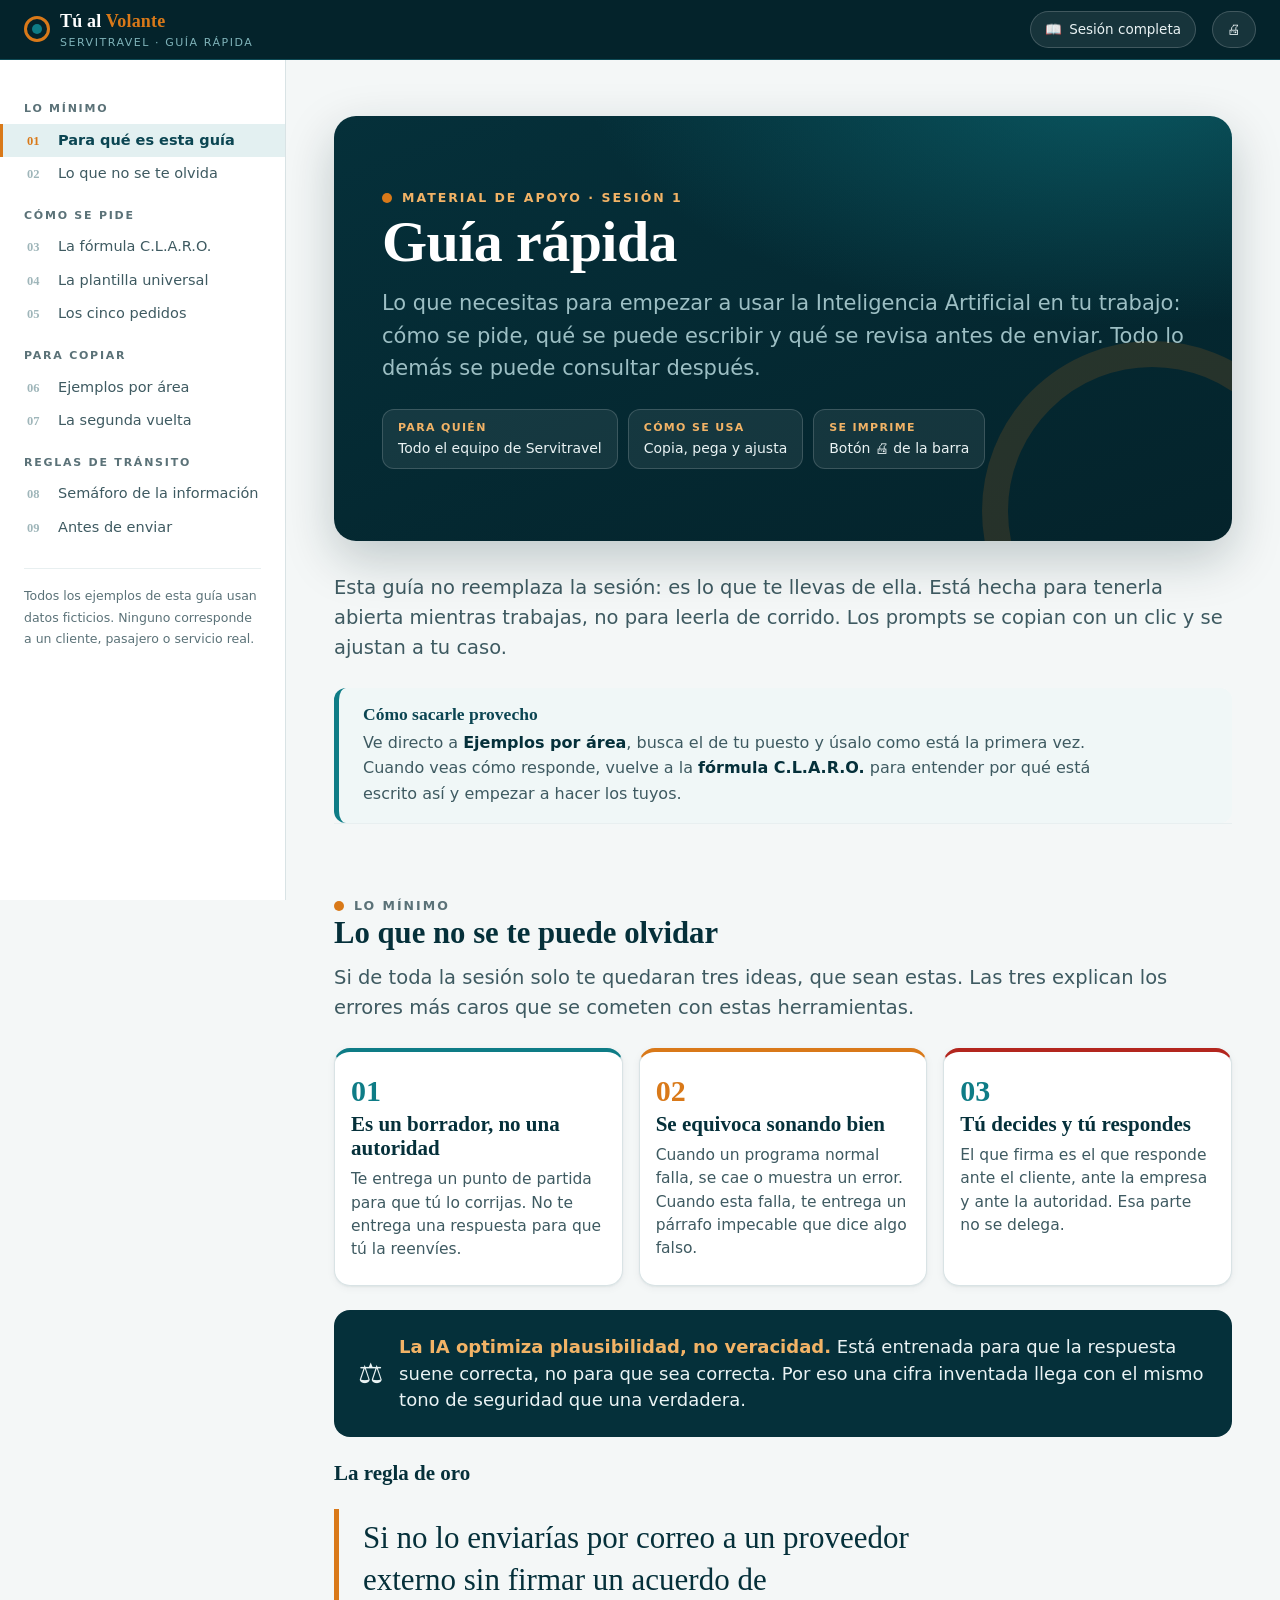
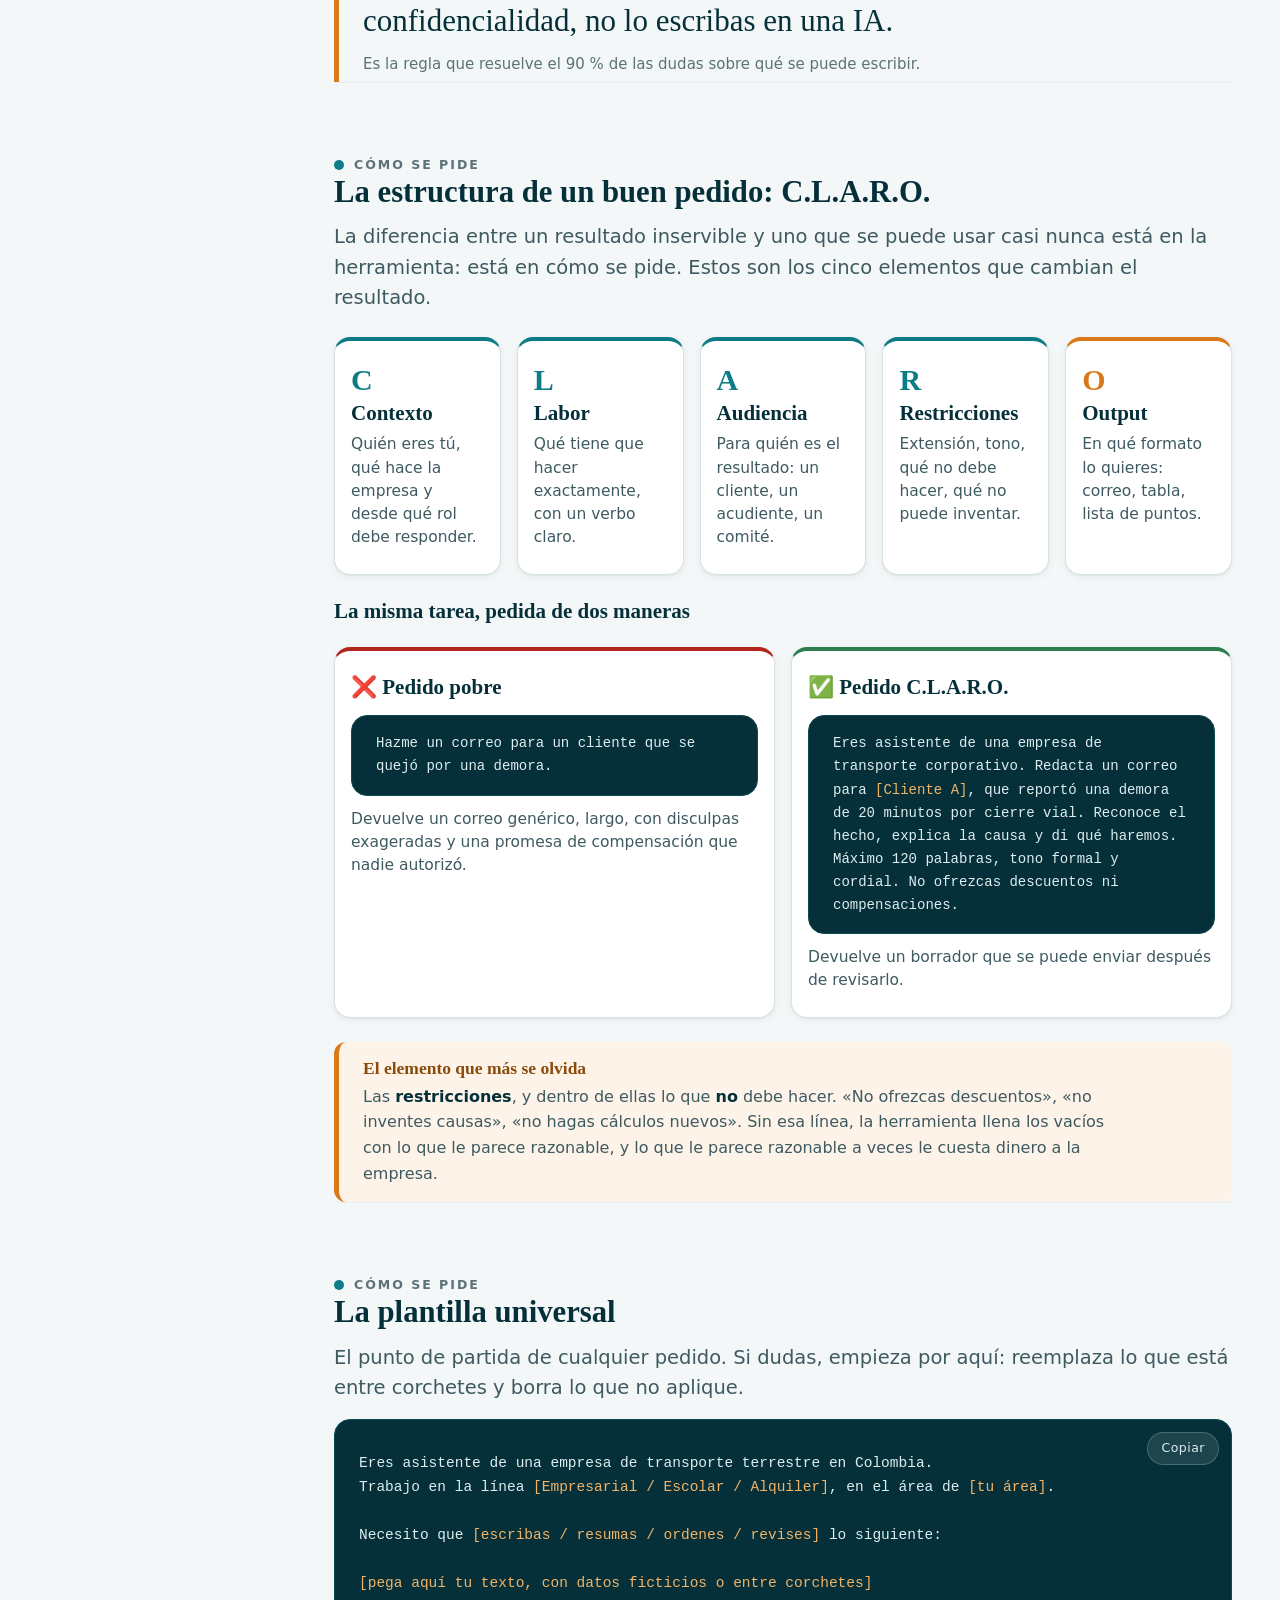
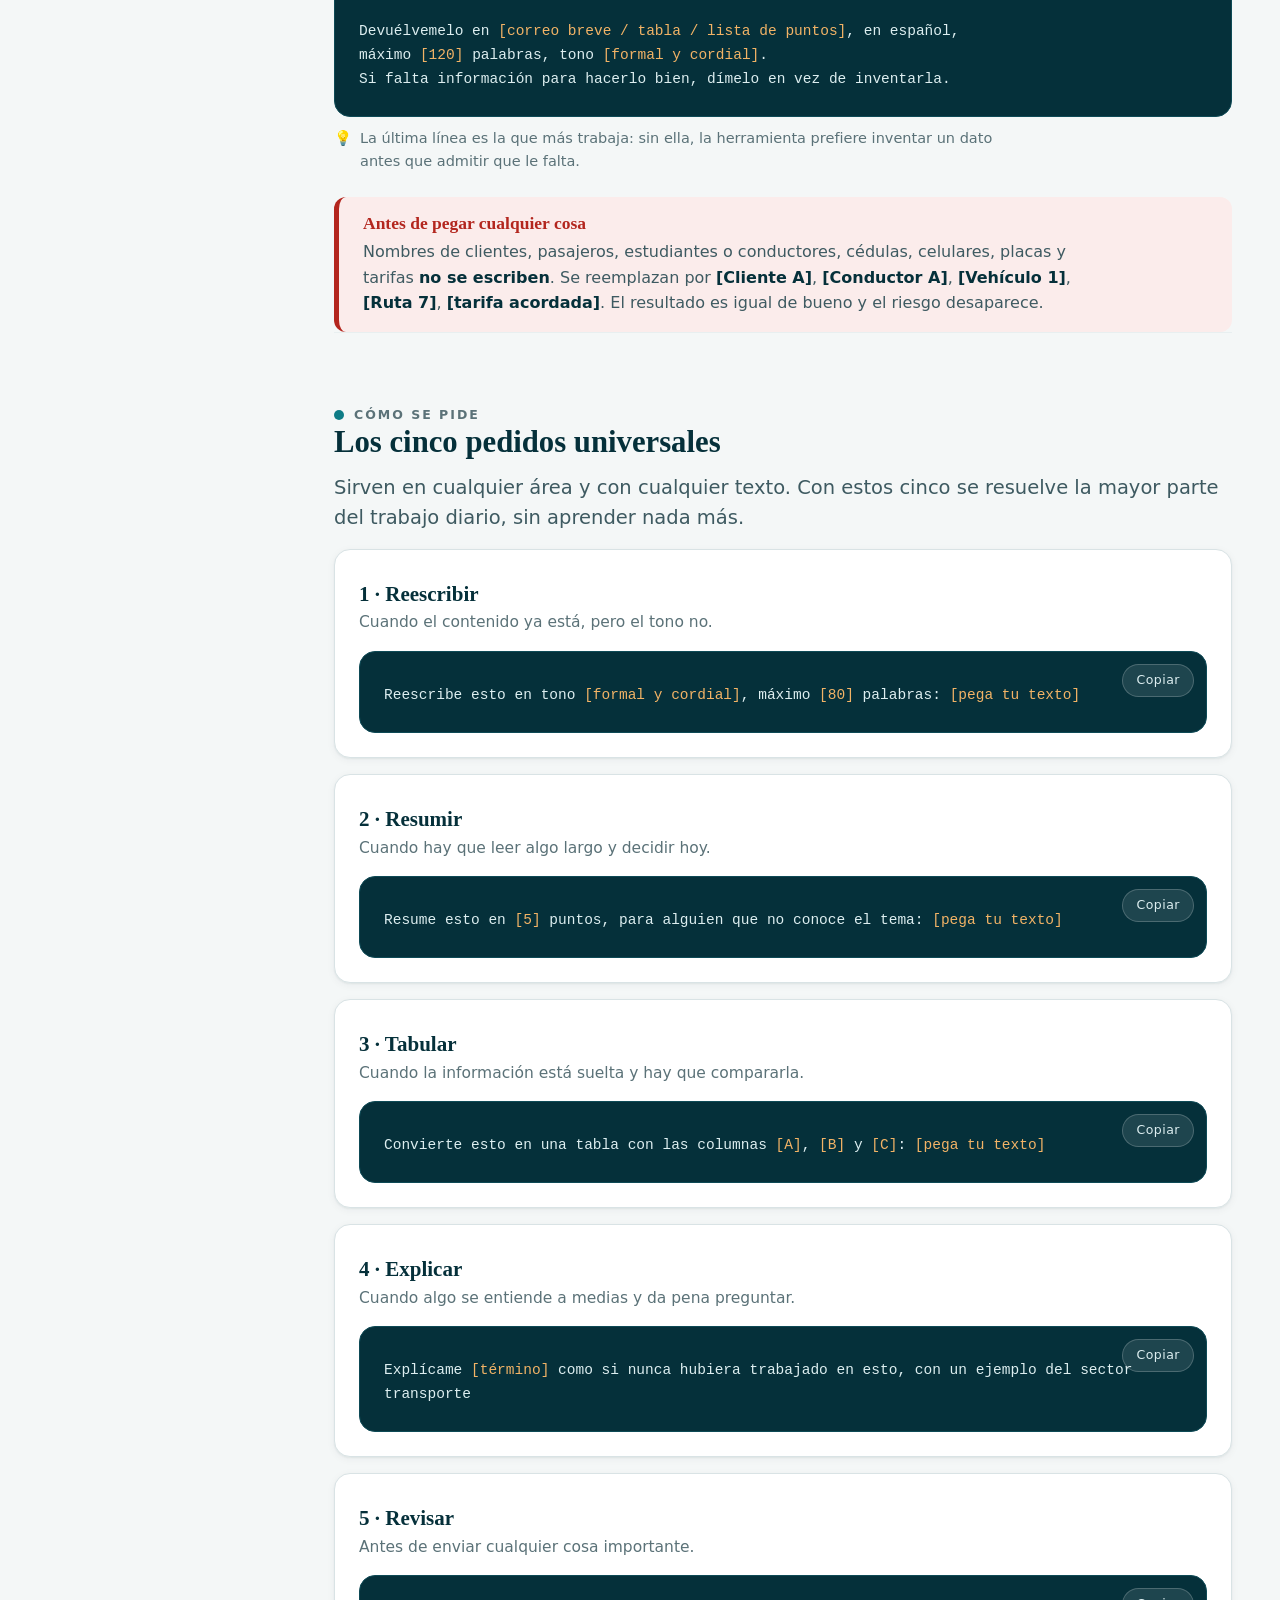
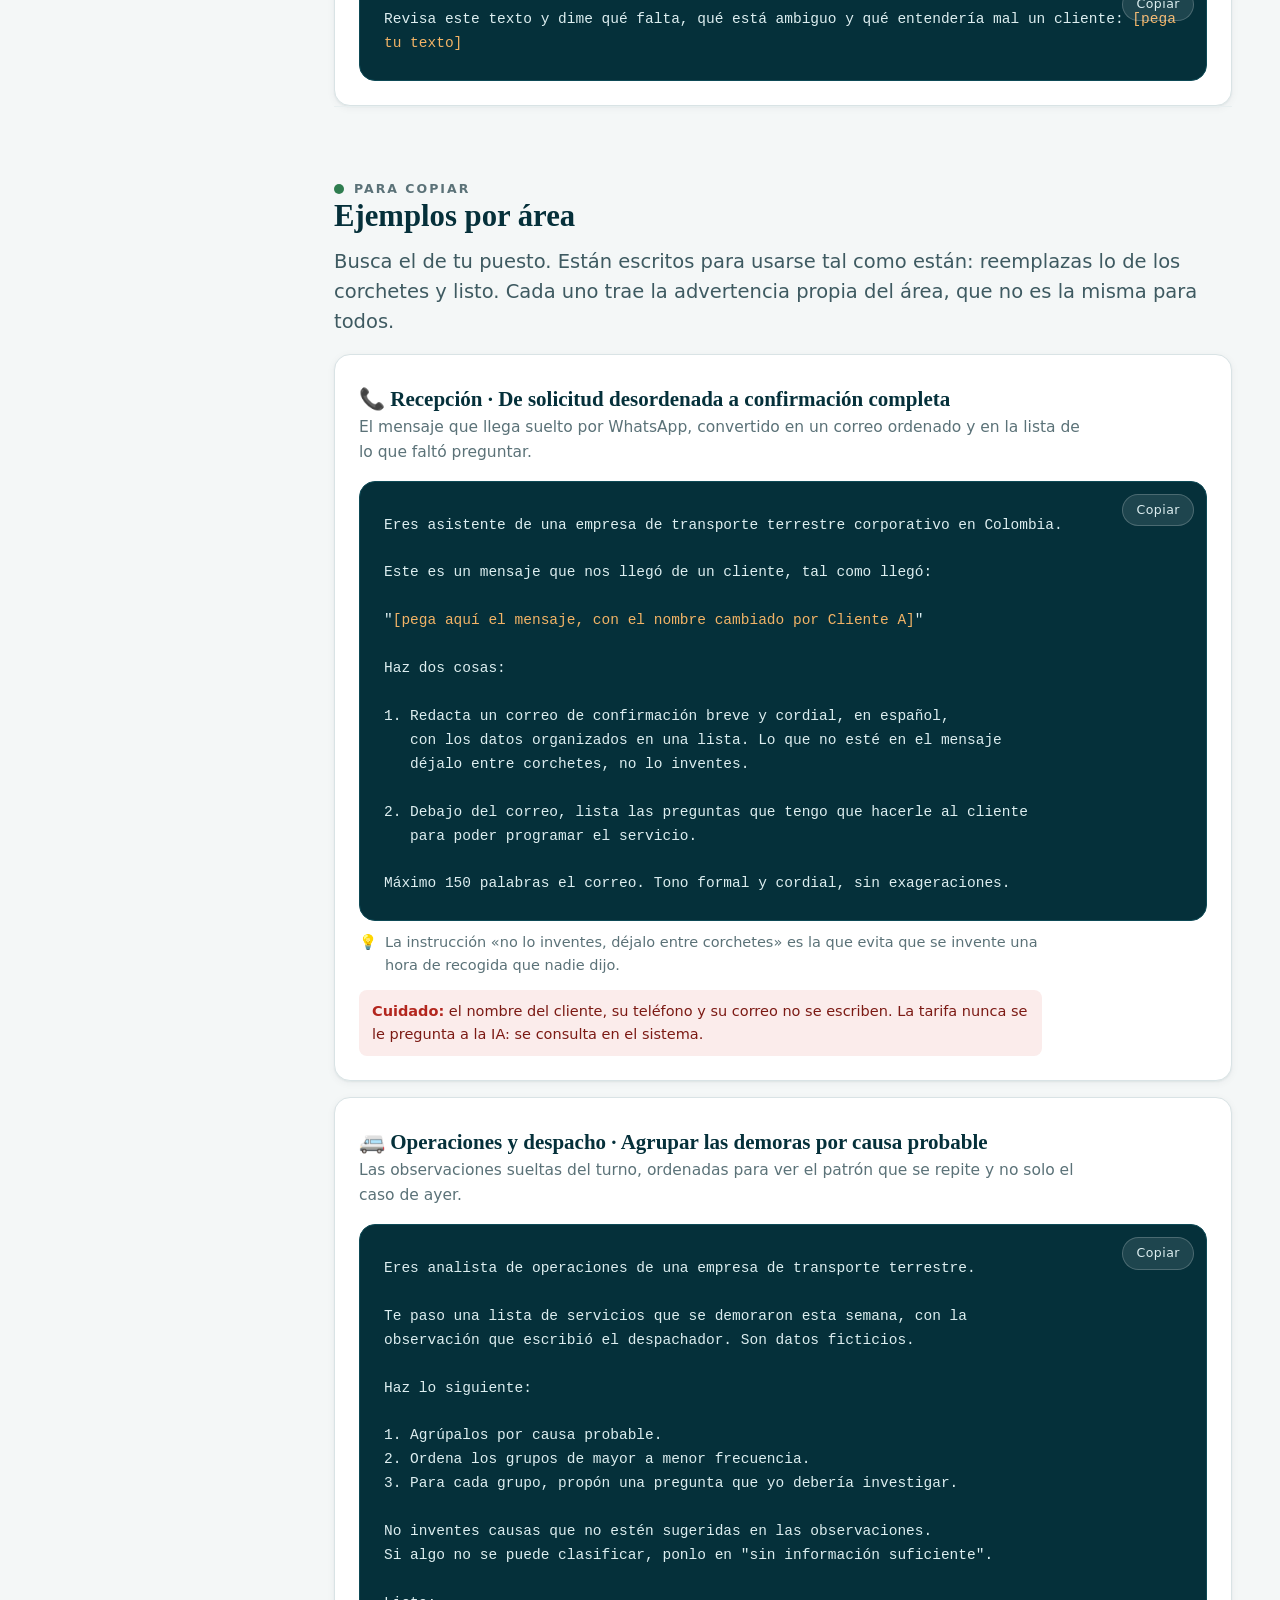
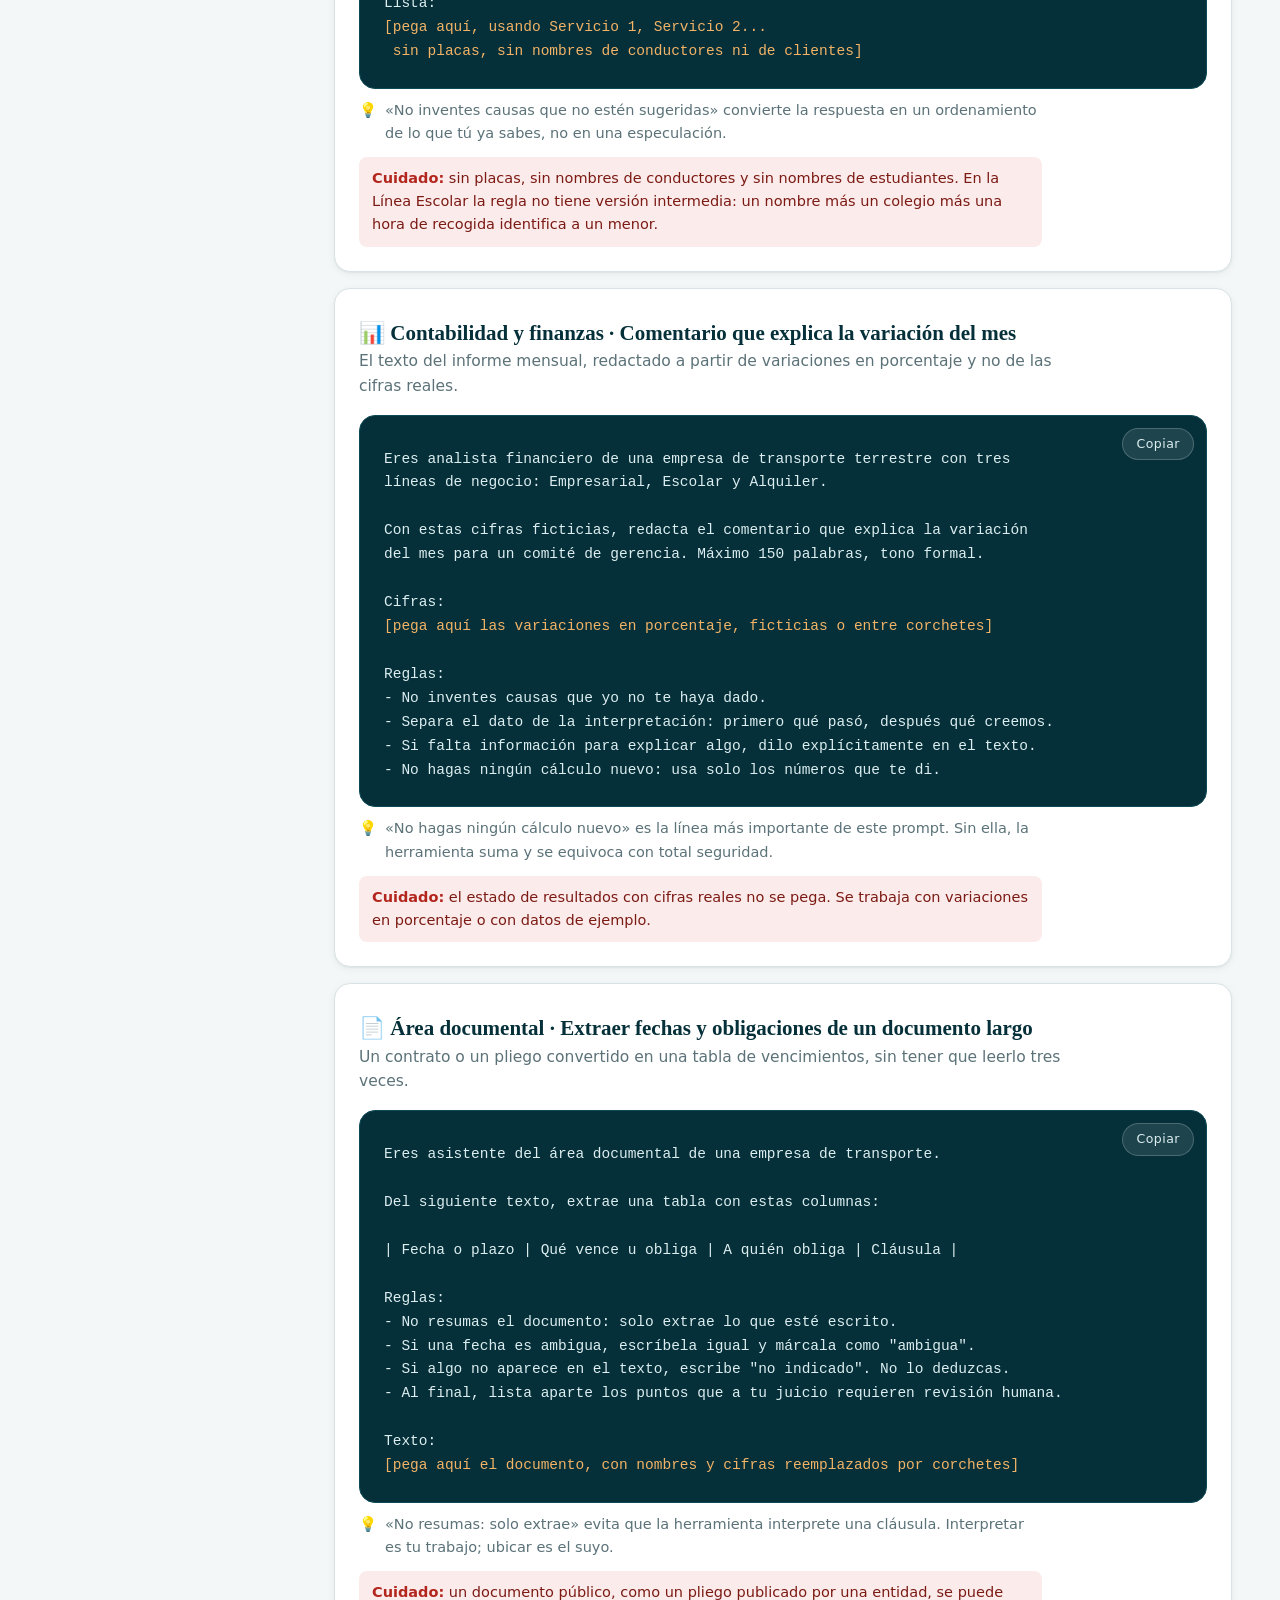
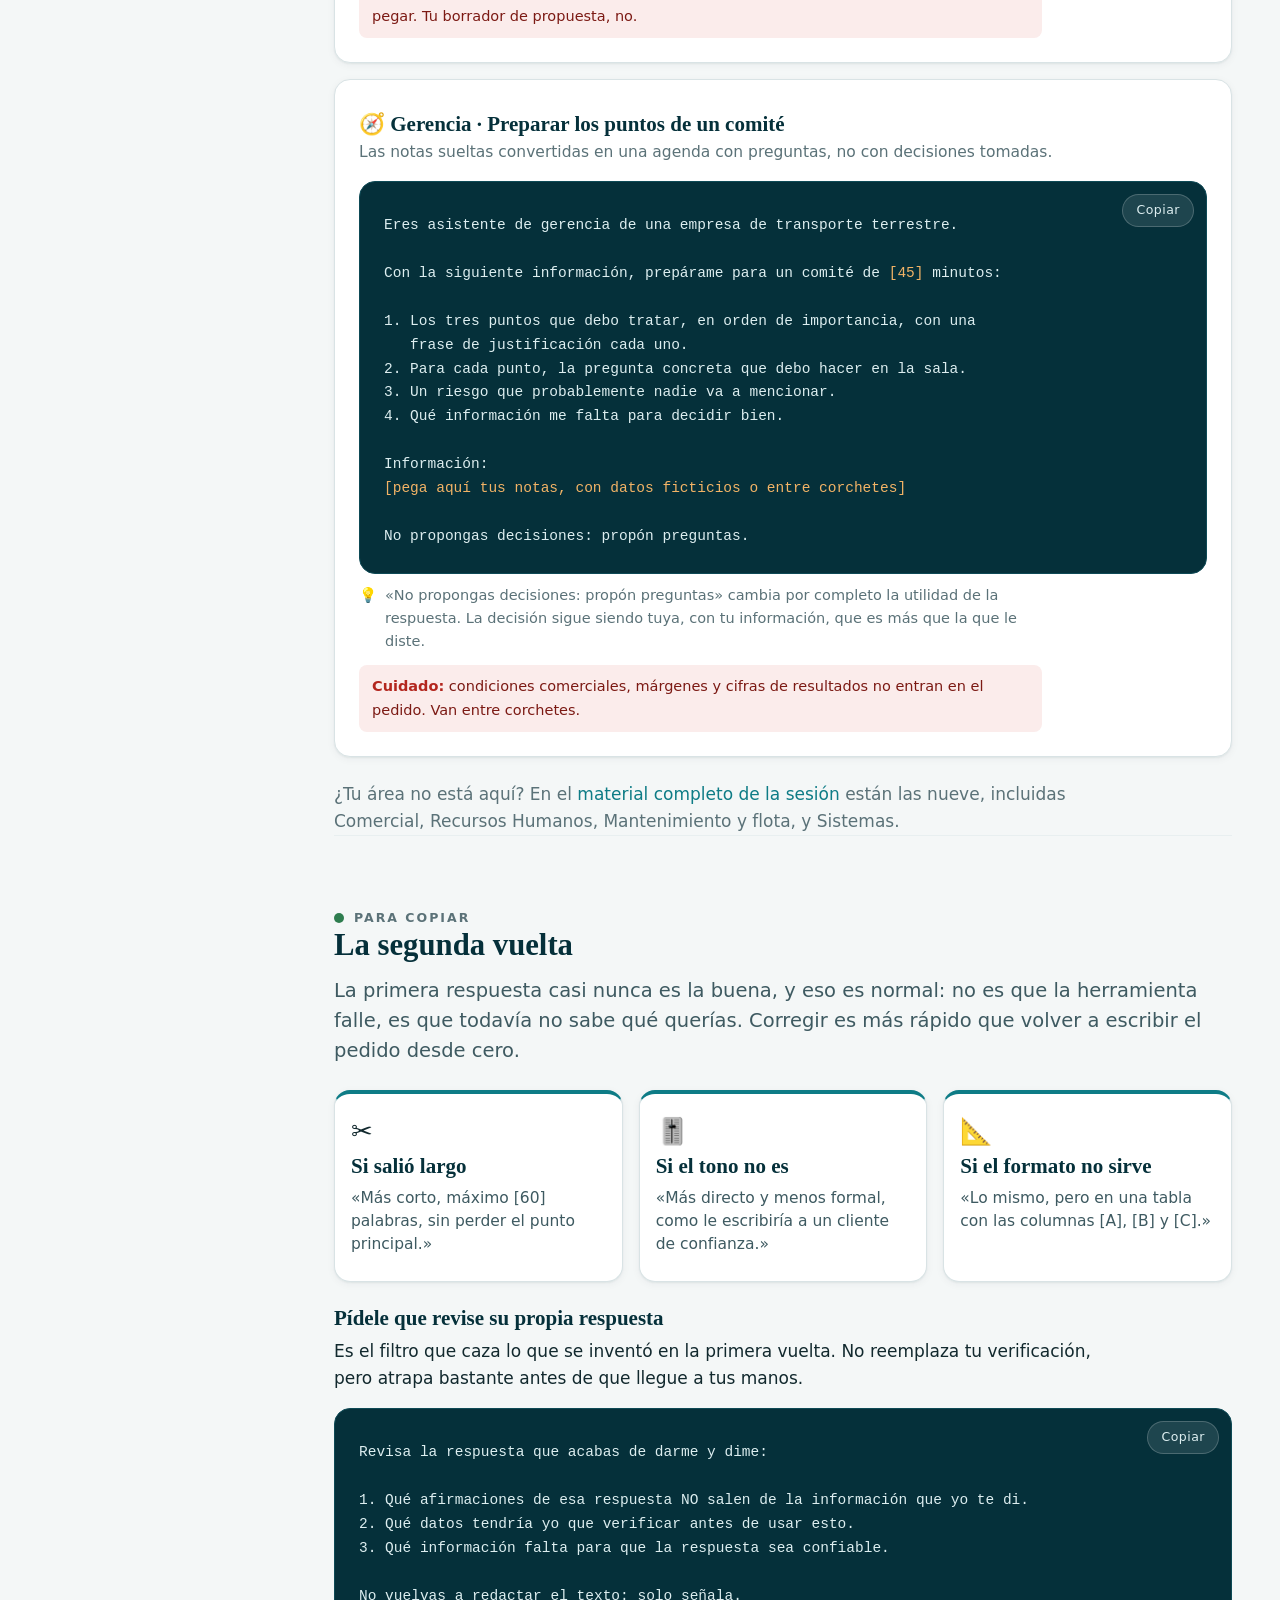
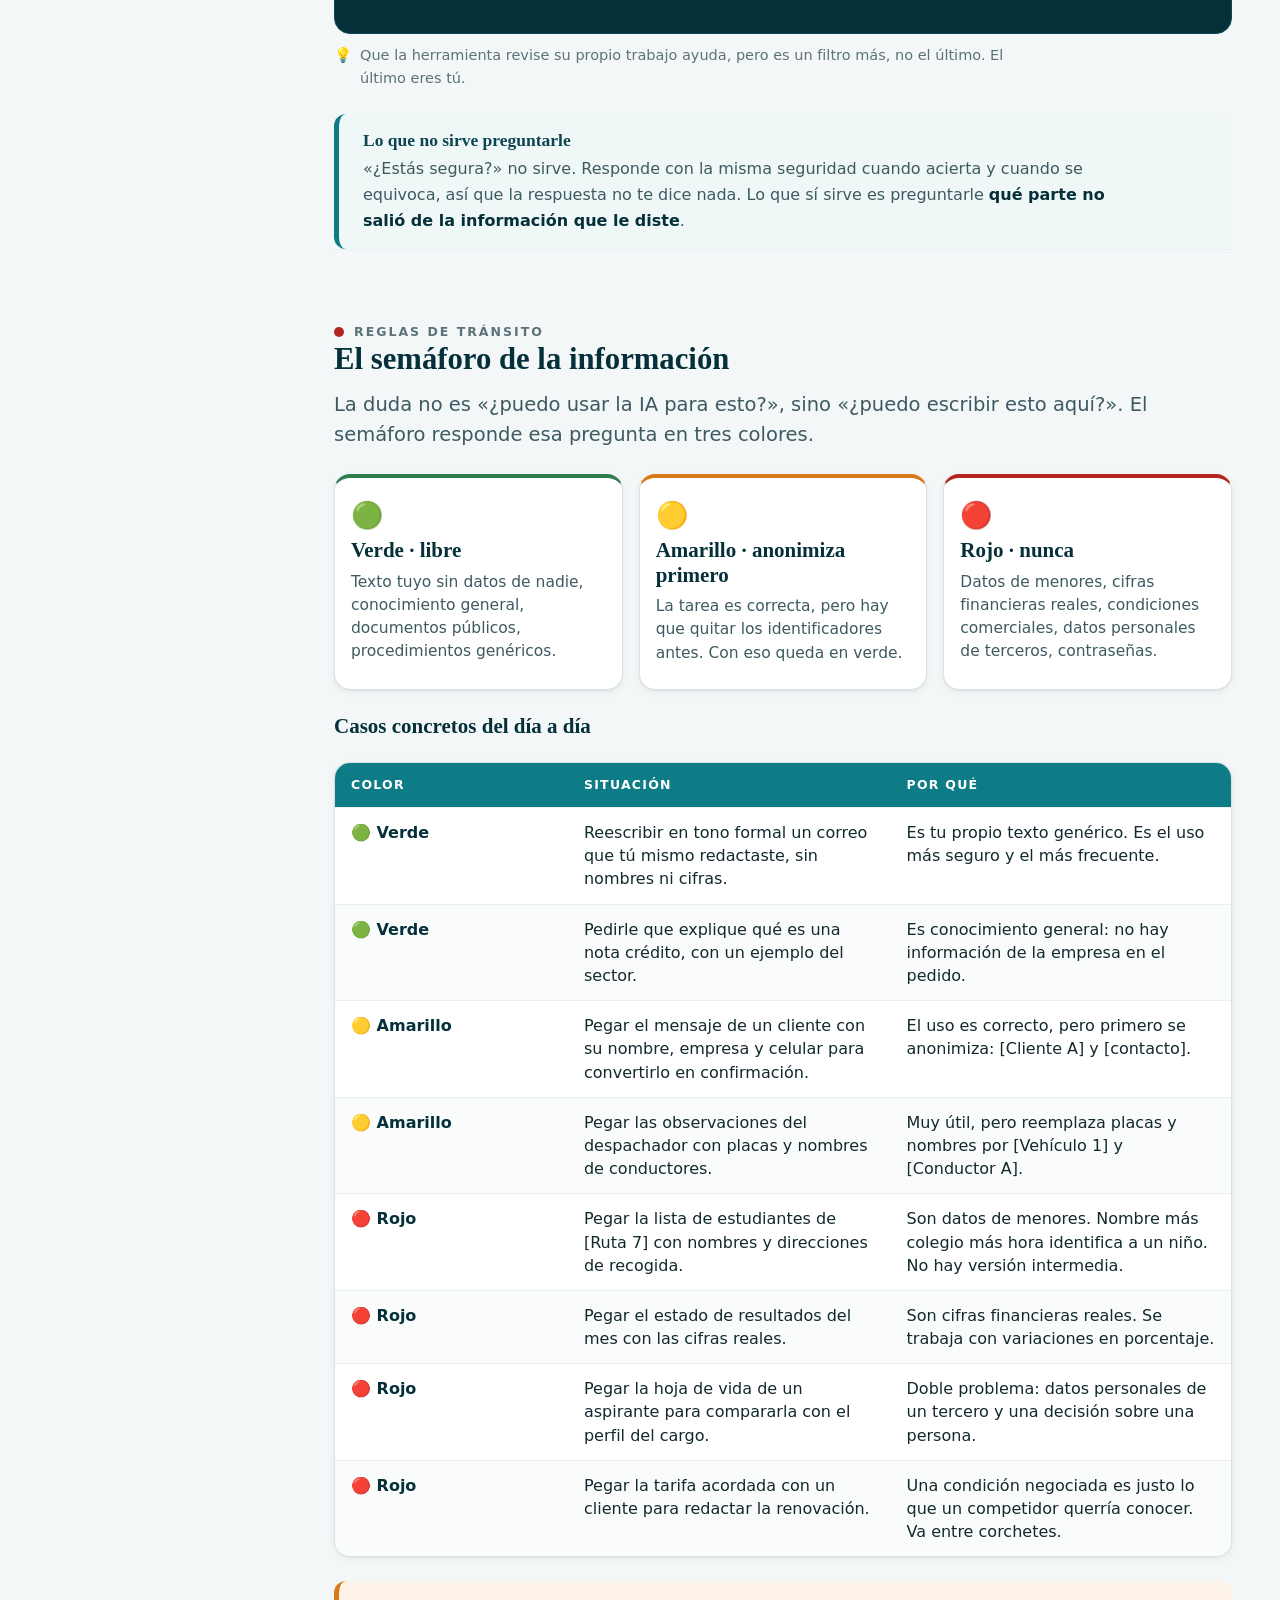
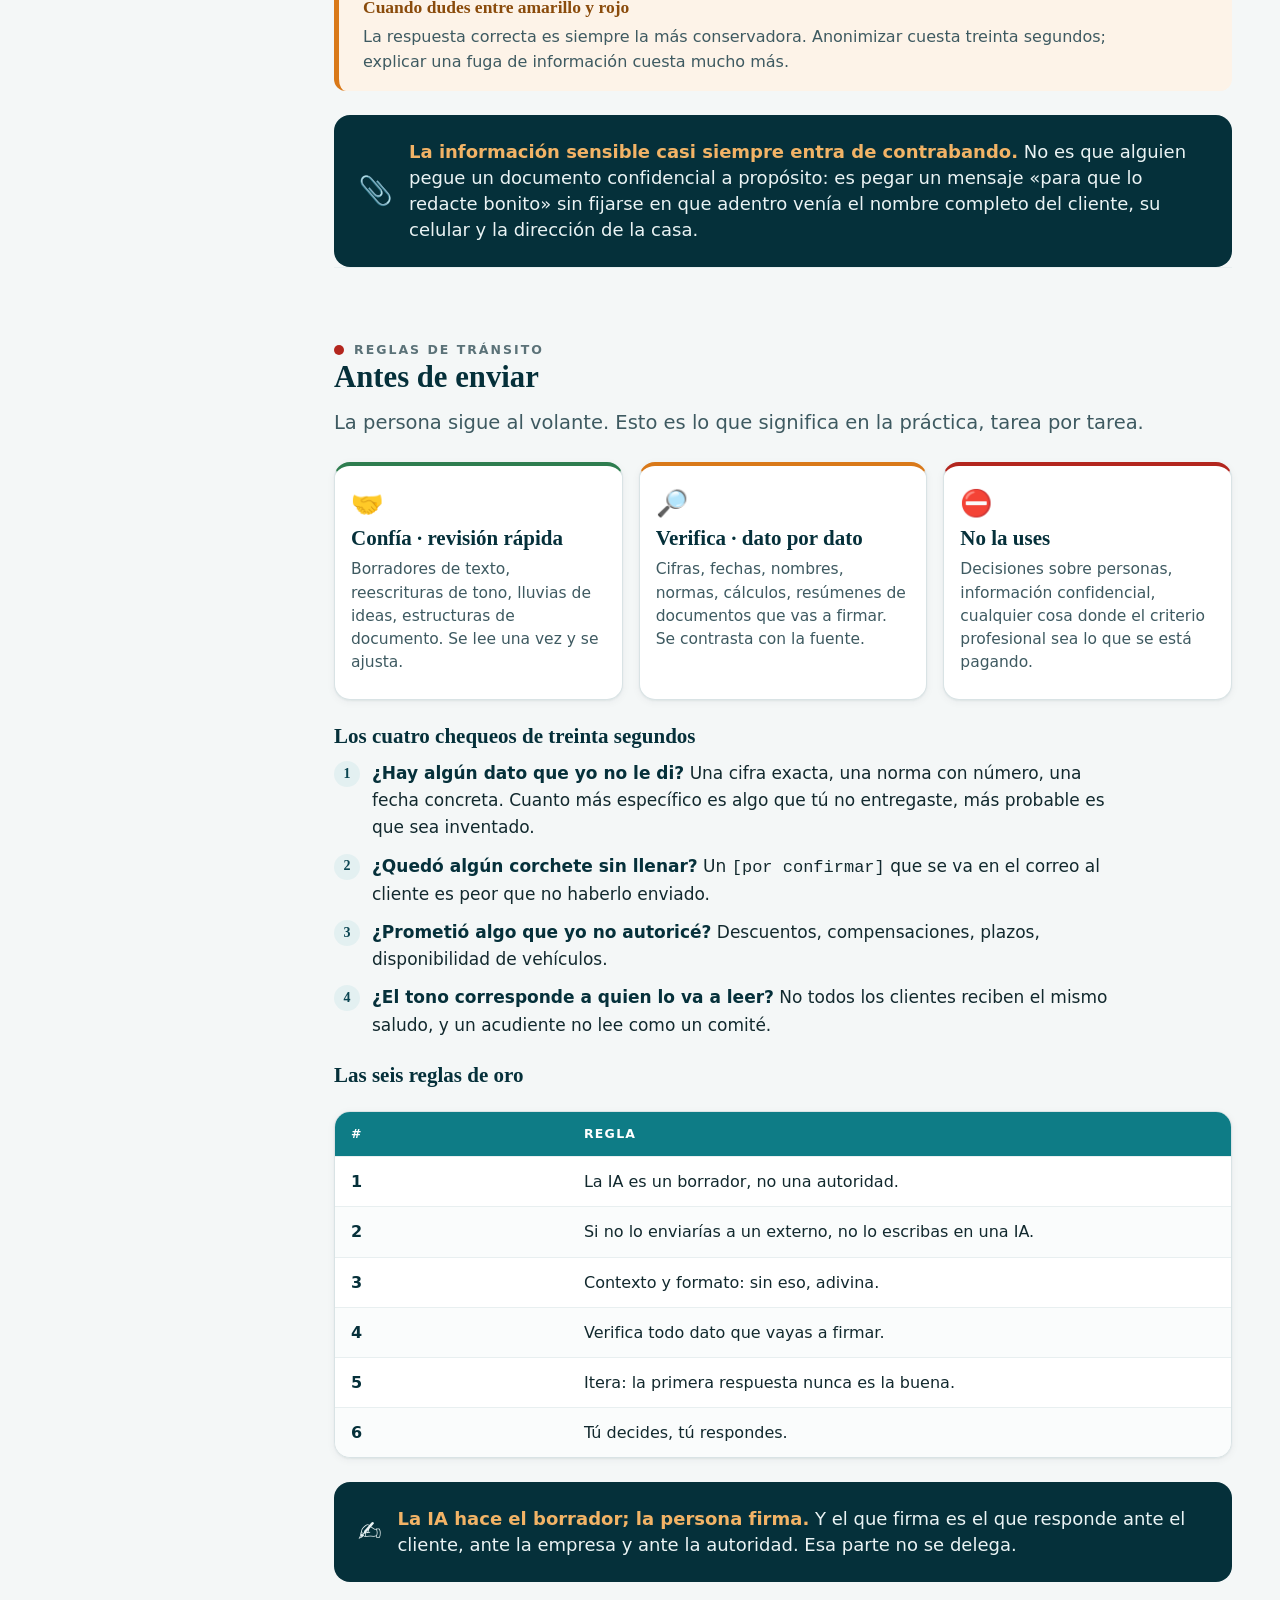
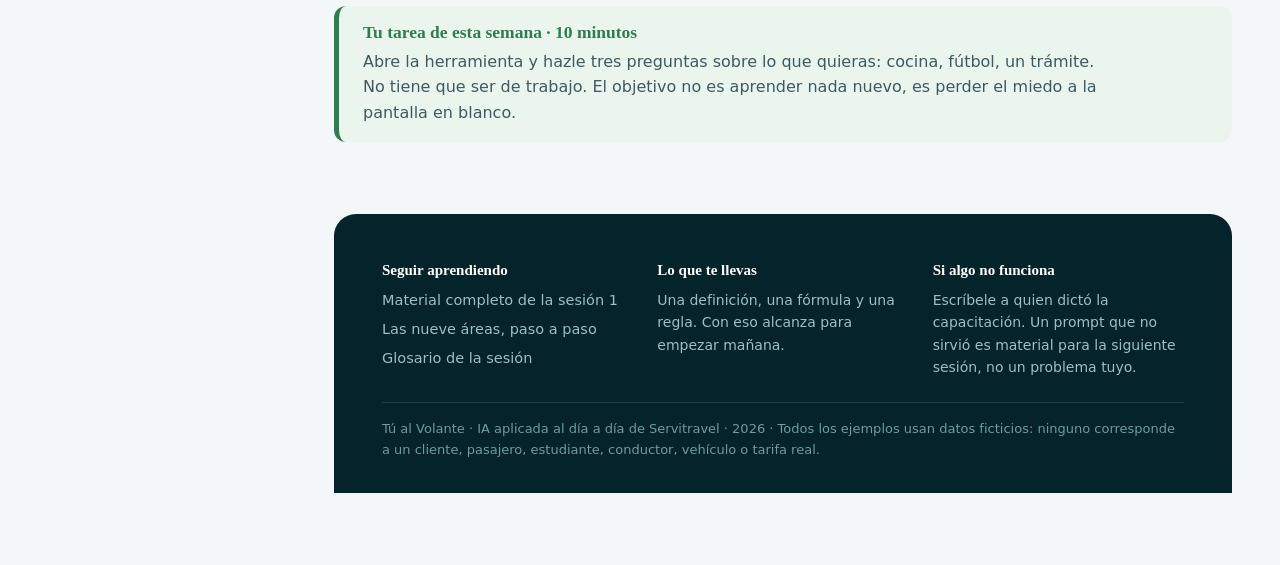
<file: guia-rapida.html>
<!DOCTYPE html>
<html lang="es">
<head>
<meta charset="UTF-8">
<meta name="viewport" content="width=device-width, initial-scale=1">
<title>Guía rápida · Tú al Volante · Servitravel</title>
<meta name="description" content="Material de apoyo de la capacitación en Inteligencia Artificial de Servitravel: la fórmula C.L.A.R.O., prompts listos para copiar y las reglas de uso seguro.">
<link rel="stylesheet" href="assets/css/estilos.css">
<link rel="icon" href="data:image/svg+xml,<svg xmlns='http://www.w3.org/2000/svg' viewBox='0 0 100 100'><circle cx='50' cy='50' r='44' fill='none' stroke='%23D97919' stroke-width='12'/><circle cx='50' cy='50' r='18' fill='%230E7C86'/></svg>">
</head>
<body>

<!-- ============================ BARRA SUPERIOR ============================ -->
<header class="barra">
  <button class="boton-barra abrir-menu" id="btn-menu" aria-label="Abrir el índice">☰</button>

  <a href="#inicio" class="marca">
    <span class="rueda" aria-hidden="true"></span>
    <span>Tú al <em>Volante</em>
      <small>Servitravel · Guía rápida</small>
    </span>
  </a>

  <div class="separador"></div>

  <a href="index.html" class="boton-barra" title="Volver al material completo de la sesión 1">📖 <span>Sesión completa</span></a>
  <button class="boton-barra" id="btn-imprimir" title="Imprimir o guardar en PDF">🖨</button>
</header>

<div class="velo" id="velo"></div>

<div class="envoltorio">

  <!-- ========================= ÍNDICE LATERAL ========================= -->
  <aside class="lateral" id="lateral">
    <nav class="nav" id="nav" aria-label="Contenido de la guía">
      <p class="nav-grupo">Lo mínimo</p>
      <a href="#inicio"><span class="indice">01</span><span>Para qué es esta guía</span></a>
      <a href="#esencial"><span class="indice">02</span><span>Lo que no se te olvida</span></a>

      <p class="nav-grupo">Cómo se pide</p>
      <a href="#claro"><span class="indice">03</span><span>La fórmula C.L.A.R.O.</span></a>
      <a href="#plantilla"><span class="indice">04</span><span>La plantilla universal</span></a>
      <a href="#universales"><span class="indice">05</span><span>Los cinco pedidos</span></a>

      <p class="nav-grupo">Para copiar</p>
      <a href="#ejemplos"><span class="indice">06</span><span>Ejemplos por área</span></a>
      <a href="#segunda-vuelta"><span class="indice">07</span><span>La segunda vuelta</span></a>

      <p class="nav-grupo">Reglas de tránsito</p>
      <a href="#semaforo"><span class="indice">08</span><span>Semáforo de la información</span></a>
      <a href="#verificar"><span class="indice">09</span><span>Antes de enviar</span></a>
    </nav>

    <div class="nav-pie">
      <p>Todos los ejemplos de esta guía usan datos ficticios. Ninguno corresponde a un cliente, pasajero o servicio real.</p>
    </div>
  </aside>

  <!-- ============================ CONTENIDO ============================ -->
  <main class="contenido">

    <!-- 01 ----------------------------------------------------------- -->
    <section class="seccion" id="inicio">
      <div class="columna">
        <div class="portada">
          <p class="antetitulo">Material de apoyo · Sesión 1</p>
          <h1>Guía rápida</h1>
          <p class="entrada">Lo que necesitas para empezar a usar la Inteligencia Artificial en tu trabajo: cómo se pide, qué se puede escribir y qué se revisa antes de enviar. Todo lo demás se puede consultar después.</p>

          <div class="fichas">
            <div class="ficha"><b>Para quién</b>Todo el equipo de Servitravel</div>
            <div class="ficha"><b>Cómo se usa</b>Copia, pega y ajusta</div>
            <div class="ficha"><b>Se imprime</b>Botón 🖨 de la barra</div>
          </div>
        </div>

        <p class="entrada" style="margin-top:var(--e6)">Esta guía no reemplaza la sesión: es lo que te llevas de ella. Está hecha para tenerla abierta mientras trabajas, no para leerla de corrido. Los prompts se copian con un clic y se ajustan a tu caso.</p>

        <div class="aviso">
          <h4>Cómo sacarle provecho</h4>
          <p>Ve directo a <b>Ejemplos por área</b>, busca el de tu puesto y úsalo como está la primera vez. Cuando veas cómo responde, vuelve a la <b>fórmula C.L.A.R.O.</b> para entender por qué está escrito así y empezar a hacer los tuyos.</p>
        </div>
      </div>
    </section>

    <!-- 02 ----------------------------------------------------------- -->
    <section class="seccion" id="esencial">
      <div class="columna">
        <p class="antetitulo">Lo mínimo</p>
        <h2>Lo que no se te puede olvidar</h2>
        <p class="entrada">Si de toda la sesión solo te quedaran tres ideas, que sean estas. Las tres explican los errores más caros que se cometen con estas herramientas.</p>

        <div class="rejilla r3">
          <article class="tarjeta">
            <div class="cifra">01</div>
            <h3>Es un borrador, no una autoridad</h3>
            <p>Te entrega un punto de partida para que tú lo corrijas. No te entrega una respuesta para que tú la reenvíes.</p>
          </article>
          <article class="tarjeta ambar">
            <div class="cifra">02</div>
            <h3>Se equivoca sonando bien</h3>
            <p>Cuando un programa normal falla, se cae o muestra un error. Cuando esta falla, te entrega un párrafo impecable que dice algo falso.</p>
          </article>
          <article class="tarjeta roja">
            <div class="cifra">03</div>
            <h3>Tú decides y tú respondes</h3>
            <p>El que firma es el que responde ante el cliente, ante la empresa y ante la autoridad. Esa parte no se delega.</p>
          </article>
        </div>

        <div class="franja">
          <span class="em" aria-hidden="true">⚖️</span>
          <p><b>La IA optimiza plausibilidad, no veracidad.</b> Está entrenada para que la respuesta suene correcta, no para que sea correcta. Por eso una cifra inventada llega con el mismo tono de seguridad que una verdadera.</p>
        </div>

        <h3 class="bloque">La regla de oro</h3>
        <div class="cita ancha">
          Si no lo enviarías por correo a un proveedor externo sin firmar un acuerdo de confidencialidad, no lo escribas en una IA.
          <cite>Es la regla que resuelve el 90 % de las dudas sobre qué se puede escribir.</cite>
        </div>
      </div>
    </section>

    <!-- 03 ----------------------------------------------------------- -->
    <section class="seccion" id="claro">
      <div class="columna">
        <p class="antetitulo t">Cómo se pide</p>
        <h2>La estructura de un buen pedido: C.L.A.R.O.</h2>
        <p class="entrada">La diferencia entre un resultado inservible y uno que se puede usar casi nunca está en la herramienta: está en cómo se pide. Estos son los cinco elementos que cambian el resultado.</p>

        <div class="rejilla r5">
          <article class="tarjeta"><div class="cifra">C</div><h3>Contexto</h3><p>Quién eres tú, qué hace la empresa y desde qué rol debe responder.</p></article>
          <article class="tarjeta"><div class="cifra">L</div><h3>Labor</h3><p>Qué tiene que hacer exactamente, con un verbo claro.</p></article>
          <article class="tarjeta"><div class="cifra">A</div><h3>Audiencia</h3><p>Para quién es el resultado: un cliente, un acudiente, un comité.</p></article>
          <article class="tarjeta"><div class="cifra">R</div><h3>Restricciones</h3><p>Extensión, tono, qué no debe hacer, qué no puede inventar.</p></article>
          <article class="tarjeta ambar"><div class="cifra">O</div><h3>Output</h3><p>En qué formato lo quieres: correo, tabla, lista de puntos.</p></article>
        </div>

        <h3 class="bloque">La misma tarea, pedida de dos maneras</h3>

        <div class="rejilla r2">
          <article class="tarjeta roja">
            <h3>❌ Pedido pobre</h3>
            <div class="prompt simple sin-copiar" style="font-size:14px">Hazme un correo para un cliente que se quejó por una demora.</div>
            <p class="tenue" style="margin-top:12px">Devuelve un correo genérico, largo, con disculpas exageradas y una promesa de compensación que nadie autorizó.</p>
          </article>
          <article class="tarjeta verde">
            <h3>✅ Pedido C.L.A.R.O.</h3>
            <div class="prompt simple sin-copiar" style="font-size:14px">Eres asistente de una empresa de transporte corporativo. Redacta un correo para [Cliente A], que reportó una demora de 20 minutos por cierre vial. Reconoce el hecho, explica la causa y di qué haremos. Máximo 120 palabras, tono formal y cordial. No ofrezcas descuentos ni compensaciones.</div>
            <p class="tenue" style="margin-top:12px">Devuelve un borrador que se puede enviar después de revisarlo.</p>
          </article>
        </div>

        <div class="aviso clave">
          <h4>El elemento que más se olvida</h4>
          <p>Las <b>restricciones</b>, y dentro de ellas lo que <b>no</b> debe hacer. «No ofrezcas descuentos», «no inventes causas», «no hagas cálculos nuevos». Sin esa línea, la herramienta llena los vacíos con lo que le parece razonable, y lo que le parece razonable a veces le cuesta dinero a la empresa.</p>
        </div>
      </div>
    </section>

    <!-- 04 ----------------------------------------------------------- -->
    <section class="seccion" id="plantilla">
      <div class="columna">
        <p class="antetitulo t">Cómo se pide</p>
        <h2>La plantilla universal</h2>
        <p class="entrada">El punto de partida de cualquier pedido. Si dudas, empieza por aquí: reemplaza lo que está entre corchetes y borra lo que no aplique.</p>

        <div class="prompt">Eres asistente de una empresa de transporte terrestre en Colombia.
Trabajo en la línea [Empresarial / Escolar / Alquiler], en el área de [tu área].

Necesito que [escribas / resumas / ordenes / revises] lo siguiente:

[pega aquí tu texto, con datos ficticios o entre corchetes]

Devuélvemelo en [correo breve / tabla / lista de puntos], en español,
máximo [120] palabras, tono [formal y cordial].
Si falta información para hacerlo bien, dímelo en vez de inventarla.</div>
        <p class="consejo"><span aria-hidden="true">💡</span> <span>La última línea es la que más trabaja: sin ella, la herramienta prefiere inventar un dato antes que admitir que le falta.</span></p>

        <div class="aviso peligro">
          <h4>Antes de pegar cualquier cosa</h4>
          <p>Nombres de clientes, pasajeros, estudiantes o conductores, cédulas, celulares, placas y tarifas <b>no se escriben</b>. Se reemplazan por <b>[Cliente A]</b>, <b>[Conductor A]</b>, <b>[Vehículo 1]</b>, <b>[Ruta 7]</b>, <b>[tarifa acordada]</b>. El resultado es igual de bueno y el riesgo desaparece.</p>
        </div>
      </div>
    </section>

    <!-- 05 ----------------------------------------------------------- -->
    <section class="seccion" id="universales">
      <div class="columna">
        <p class="antetitulo t">Cómo se pide</p>
        <h2>Los cinco pedidos universales</h2>
        <p class="entrada">Sirven en cualquier área y con cualquier texto. Con estos cinco se resuelve la mayor parte del trabajo diario, sin aprender nada más.</p>

        <div class="ficha-prompt">
          <h3>1 · Reescribir</h3>
          <p class="uso">Cuando el contenido ya está, pero el tono no.</p>
          <div class="prompt">Reescribe esto en tono [formal y cordial], máximo [80] palabras: [pega tu texto]</div>
        </div>

        <div class="ficha-prompt">
          <h3>2 · Resumir</h3>
          <p class="uso">Cuando hay que leer algo largo y decidir hoy.</p>
          <div class="prompt">Resume esto en [5] puntos, para alguien que no conoce el tema: [pega tu texto]</div>
        </div>

        <div class="ficha-prompt">
          <h3>3 · Tabular</h3>
          <p class="uso">Cuando la información está suelta y hay que compararla.</p>
          <div class="prompt">Convierte esto en una tabla con las columnas [A], [B] y [C]: [pega tu texto]</div>
        </div>

        <div class="ficha-prompt">
          <h3>4 · Explicar</h3>
          <p class="uso">Cuando algo se entiende a medias y da pena preguntar.</p>
          <div class="prompt">Explícame [término] como si nunca hubiera trabajado en esto, con un ejemplo del sector transporte</div>
        </div>

        <div class="ficha-prompt">
          <h3>5 · Revisar</h3>
          <p class="uso">Antes de enviar cualquier cosa importante.</p>
          <div class="prompt">Revisa este texto y dime qué falta, qué está ambiguo y qué entendería mal un cliente: [pega tu texto]</div>
        </div>
      </div>
    </section>

    <!-- 06 ----------------------------------------------------------- -->
    <section class="seccion" id="ejemplos">
      <div class="columna">
        <p class="antetitulo v">Para copiar</p>
        <h2>Ejemplos por área</h2>
        <p class="entrada">Busca el de tu puesto. Están escritos para usarse tal como están: reemplazas lo de los corchetes y listo. Cada uno trae la advertencia propia del área, que no es la misma para todos.</p>

        <!-- Recepción -->
        <div class="ficha-prompt">
          <h3>📞 Recepción · De solicitud desordenada a confirmación completa</h3>
          <p class="uso">El mensaje que llega suelto por WhatsApp, convertido en un correo ordenado y en la lista de lo que faltó preguntar.</p>
          <div class="prompt">Eres asistente de una empresa de transporte terrestre corporativo en Colombia.

Este es un mensaje que nos llegó de un cliente, tal como llegó:

"[pega aquí el mensaje, con el nombre cambiado por Cliente A]"

Haz dos cosas:

1. Redacta un correo de confirmación breve y cordial, en español,
   con los datos organizados en una lista. Lo que no esté en el mensaje
   déjalo entre corchetes, no lo inventes.

2. Debajo del correo, lista las preguntas que tengo que hacerle al cliente
   para poder programar el servicio.

Máximo 150 palabras el correo. Tono formal y cordial, sin exageraciones.</div>
          <p class="consejo"><span aria-hidden="true">💡</span> <span>La instrucción «no lo inventes, déjalo entre corchetes» es la que evita que se invente una hora de recogida que nadie dijo.</span></p>
          <p class="cuidado"><b>Cuidado:</b> el nombre del cliente, su teléfono y su correo no se escriben. La tarifa nunca se le pregunta a la IA: se consulta en el sistema.</p>
        </div>

        <!-- Operaciones -->
        <div class="ficha-prompt">
          <h3>🚐 Operaciones y despacho · Agrupar las demoras por causa probable</h3>
          <p class="uso">Las observaciones sueltas del turno, ordenadas para ver el patrón que se repite y no solo el caso de ayer.</p>
          <div class="prompt">Eres analista de operaciones de una empresa de transporte terrestre.

Te paso una lista de servicios que se demoraron esta semana, con la
observación que escribió el despachador. Son datos ficticios.

Haz lo siguiente:

1. Agrúpalos por causa probable.
2. Ordena los grupos de mayor a menor frecuencia.
3. Para cada grupo, propón una pregunta que yo debería investigar.

No inventes causas que no estén sugeridas en las observaciones.
Si algo no se puede clasificar, ponlo en "sin información suficiente".

Lista:
[pega aquí, usando Servicio 1, Servicio 2...
 sin placas, sin nombres de conductores ni de clientes]</div>
          <p class="consejo"><span aria-hidden="true">💡</span> <span>«No inventes causas que no estén sugeridas» convierte la respuesta en un ordenamiento de lo que tú ya sabes, no en una especulación.</span></p>
          <p class="cuidado"><b>Cuidado:</b> sin placas, sin nombres de conductores y sin nombres de estudiantes. En la Línea Escolar la regla no tiene versión intermedia: un nombre más un colegio más una hora de recogida identifica a un menor.</p>
        </div>

        <!-- Contabilidad -->
        <div class="ficha-prompt">
          <h3>📊 Contabilidad y finanzas · Comentario que explica la variación del mes</h3>
          <p class="uso">El texto del informe mensual, redactado a partir de variaciones en porcentaje y no de las cifras reales.</p>
          <div class="prompt">Eres analista financiero de una empresa de transporte terrestre con tres
líneas de negocio: Empresarial, Escolar y Alquiler.

Con estas cifras ficticias, redacta el comentario que explica la variación
del mes para un comité de gerencia. Máximo 150 palabras, tono formal.

Cifras:
[pega aquí las variaciones en porcentaje, ficticias o entre corchetes]

Reglas:
- No inventes causas que yo no te haya dado.
- Separa el dato de la interpretación: primero qué pasó, después qué creemos.
- Si falta información para explicar algo, dilo explícitamente en el texto.
- No hagas ningún cálculo nuevo: usa solo los números que te di.</div>
          <p class="consejo"><span aria-hidden="true">💡</span> <span>«No hagas ningún cálculo nuevo» es la línea más importante de este prompt. Sin ella, la herramienta suma y se equivoca con total seguridad.</span></p>
          <p class="cuidado"><b>Cuidado:</b> el estado de resultados con cifras reales no se pega. Se trabaja con variaciones en porcentaje o con datos de ejemplo.</p>
        </div>

        <!-- Documental -->
        <div class="ficha-prompt">
          <h3>📄 Área documental · Extraer fechas y obligaciones de un documento largo</h3>
          <p class="uso">Un contrato o un pliego convertido en una tabla de vencimientos, sin tener que leerlo tres veces.</p>
          <div class="prompt">Eres asistente del área documental de una empresa de transporte.

Del siguiente texto, extrae una tabla con estas columnas:

| Fecha o plazo | Qué vence u obliga | A quién obliga | Cláusula |

Reglas:
- No resumas el documento: solo extrae lo que esté escrito.
- Si una fecha es ambigua, escríbela igual y márcala como "ambigua".
- Si algo no aparece en el texto, escribe "no indicado". No lo deduzcas.
- Al final, lista aparte los puntos que a tu juicio requieren revisión humana.

Texto:
[pega aquí el documento, con nombres y cifras reemplazados por corchetes]</div>
          <p class="consejo"><span aria-hidden="true">💡</span> <span>«No resumas: solo extrae» evita que la herramienta interprete una cláusula. Interpretar es tu trabajo; ubicar es el suyo.</span></p>
          <p class="cuidado"><b>Cuidado:</b> un documento público, como un pliego publicado por una entidad, se puede pegar. Tu borrador de propuesta, no.</p>
        </div>

        <!-- Gerencia -->
        <div class="ficha-prompt">
          <h3>🧭 Gerencia · Preparar los puntos de un comité</h3>
          <p class="uso">Las notas sueltas convertidas en una agenda con preguntas, no con decisiones tomadas.</p>
          <div class="prompt">Eres asistente de gerencia de una empresa de transporte terrestre.

Con la siguiente información, prepárame para un comité de [45] minutos:

1. Los tres puntos que debo tratar, en orden de importancia, con una
   frase de justificación cada uno.
2. Para cada punto, la pregunta concreta que debo hacer en la sala.
3. Un riesgo que probablemente nadie va a mencionar.
4. Qué información me falta para decidir bien.

Información:
[pega aquí tus notas, con datos ficticios o entre corchetes]

No propongas decisiones: propón preguntas.</div>
          <p class="consejo"><span aria-hidden="true">💡</span> <span>«No propongas decisiones: propón preguntas» cambia por completo la utilidad de la respuesta. La decisión sigue siendo tuya, con tu información, que es más que la que le diste.</span></p>
          <p class="cuidado"><b>Cuidado:</b> condiciones comerciales, márgenes y cifras de resultados no entran en el pedido. Van entre corchetes.</p>
        </div>

        <p class="tenue" style="margin-top:var(--e5)">¿Tu área no está aquí? En el <a href="index.html#areas">material completo de la sesión</a> están las nueve, incluidas Comercial, Recursos Humanos, Mantenimiento y flota, y Sistemas.</p>
      </div>
    </section>

    <!-- 07 ----------------------------------------------------------- -->
    <section class="seccion" id="segunda-vuelta">
      <div class="columna">
        <p class="antetitulo v">Para copiar</p>
        <h2>La segunda vuelta</h2>
        <p class="entrada">La primera respuesta casi nunca es la buena, y eso es normal: no es que la herramienta falle, es que todavía no sabe qué querías. Corregir es más rápido que volver a escribir el pedido desde cero.</p>

        <div class="rejilla r3">
          <article class="tarjeta">
            <span class="icono">✂️</span><h3>Si salió largo</h3>
            <p>«Más corto, máximo [60] palabras, sin perder el punto principal.»</p>
          </article>
          <article class="tarjeta">
            <span class="icono">🎚️</span><h3>Si el tono no es</h3>
            <p>«Más directo y menos formal, como le escribiría a un cliente de confianza.»</p>
          </article>
          <article class="tarjeta">
            <span class="icono">📐</span><h3>Si el formato no sirve</h3>
            <p>«Lo mismo, pero en una tabla con las columnas [A], [B] y [C].»</p>
          </article>
        </div>

        <h3 class="bloque">Pídele que revise su propia respuesta</h3>
        <p>Es el filtro que caza lo que se inventó en la primera vuelta. No reemplaza tu verificación, pero atrapa bastante antes de que llegue a tus manos.</p>

        <div class="prompt">Revisa la respuesta que acabas de darme y dime:

1. Qué afirmaciones de esa respuesta NO salen de la información que yo te di.
2. Qué datos tendría yo que verificar antes de usar esto.
3. Qué información falta para que la respuesta sea confiable.

No vuelvas a redactar el texto: solo señala.</div>
        <p class="consejo"><span aria-hidden="true">💡</span> <span>Que la herramienta revise su propio trabajo ayuda, pero es un filtro más, no el último. El último eres tú.</span></p>

        <div class="aviso">
          <h4>Lo que no sirve preguntarle</h4>
          <p>«¿Estás segura?» no sirve. Responde con la misma seguridad cuando acierta y cuando se equivoca, así que la respuesta no te dice nada. Lo que sí sirve es preguntarle <b>qué parte no salió de la información que le diste</b>.</p>
        </div>
      </div>
    </section>

    <!-- 08 ----------------------------------------------------------- -->
    <section class="seccion" id="semaforo">
      <div class="columna">
        <p class="antetitulo r">Reglas de tránsito</p>
        <h2>El semáforo de la información</h2>
        <p class="entrada">La duda no es «¿puedo usar la IA para esto?», sino «¿puedo escribir esto aquí?». El semáforo responde esa pregunta en tres colores.</p>

        <div class="rejilla r3">
          <article class="tarjeta verde">
            <span class="icono">🟢</span><h3>Verde · libre</h3>
            <p>Texto tuyo sin datos de nadie, conocimiento general, documentos públicos, procedimientos genéricos.</p>
          </article>
          <article class="tarjeta ambar">
            <span class="icono">🟡</span><h3>Amarillo · anonimiza primero</h3>
            <p>La tarea es correcta, pero hay que quitar los identificadores antes. Con eso queda en verde.</p>
          </article>
          <article class="tarjeta roja">
            <span class="icono">🔴</span><h3>Rojo · nunca</h3>
            <p>Datos de menores, cifras financieras reales, condiciones comerciales, datos personales de terceros, contraseñas.</p>
          </article>
        </div>

        <h3 class="bloque">Casos concretos del día a día</h3>
        <div class="tabla-envoltura">
          <table>
            <thead><tr><th style="width:14%">Color</th><th>Situación</th><th style="width:38%">Por qué</th></tr></thead>
            <tbody>
              <tr>
                <td class="clave">🟢 Verde</td>
                <td>Reescribir en tono formal un correo que tú mismo redactaste, sin nombres ni cifras.</td>
                <td>Es tu propio texto genérico. Es el uso más seguro y el más frecuente.</td>
              </tr>
              <tr>
                <td class="clave">🟢 Verde</td>
                <td>Pedirle que explique qué es una nota crédito, con un ejemplo del sector.</td>
                <td>Es conocimiento general: no hay información de la empresa en el pedido.</td>
              </tr>
              <tr>
                <td class="clave">🟡 Amarillo</td>
                <td>Pegar el mensaje de un cliente con su nombre, empresa y celular para convertirlo en confirmación.</td>
                <td>El uso es correcto, pero primero se anonimiza: [Cliente A] y [contacto].</td>
              </tr>
              <tr>
                <td class="clave">🟡 Amarillo</td>
                <td>Pegar las observaciones del despachador con placas y nombres de conductores.</td>
                <td>Muy útil, pero reemplaza placas y nombres por [Vehículo 1] y [Conductor A].</td>
              </tr>
              <tr>
                <td class="clave">🔴 Rojo</td>
                <td>Pegar la lista de estudiantes de [Ruta 7] con nombres y direcciones de recogida.</td>
                <td>Son datos de menores. Nombre más colegio más hora identifica a un niño. No hay versión intermedia.</td>
              </tr>
              <tr>
                <td class="clave">🔴 Rojo</td>
                <td>Pegar el estado de resultados del mes con las cifras reales.</td>
                <td>Son cifras financieras reales. Se trabaja con variaciones en porcentaje.</td>
              </tr>
              <tr>
                <td class="clave">🔴 Rojo</td>
                <td>Pegar la hoja de vida de un aspirante para compararla con el perfil del cargo.</td>
                <td>Doble problema: datos personales de un tercero y una decisión sobre una persona.</td>
              </tr>
              <tr>
                <td class="clave">🔴 Rojo</td>
                <td>Pegar la tarifa acordada con un cliente para redactar la renovación.</td>
                <td>Una condición negociada es justo lo que un competidor querría conocer. Va entre corchetes.</td>
              </tr>
            </tbody>
          </table>
        </div>

        <div class="aviso clave">
          <h4>Cuando dudes entre amarillo y rojo</h4>
          <p>La respuesta correcta es siempre la más conservadora. Anonimizar cuesta treinta segundos; explicar una fuga de información cuesta mucho más.</p>
        </div>

        <div class="franja">
          <span class="em" aria-hidden="true">📎</span>
          <p><b>La información sensible casi siempre entra de contrabando.</b> No es que alguien pegue un documento confidencial a propósito: es pegar un mensaje «para que lo redacte bonito» sin fijarse en que adentro venía el nombre completo del cliente, su celular y la dirección de la casa.</p>
        </div>
      </div>
    </section>

    <!-- 09 ----------------------------------------------------------- -->
    <section class="seccion" id="verificar">
      <div class="columna">
        <p class="antetitulo r">Reglas de tránsito</p>
        <h2>Antes de enviar</h2>
        <p class="entrada">La persona sigue al volante. Esto es lo que significa en la práctica, tarea por tarea.</p>

        <div class="rejilla r3">
          <article class="tarjeta verde">
            <span class="icono">🤝</span><h3>Confía · revisión rápida</h3>
            <p>Borradores de texto, reescrituras de tono, lluvias de ideas, estructuras de documento. Se lee una vez y se ajusta.</p>
          </article>
          <article class="tarjeta ambar">
            <span class="icono">🔎</span><h3>Verifica · dato por dato</h3>
            <p>Cifras, fechas, nombres, normas, cálculos, resúmenes de documentos que vas a firmar. Se contrasta con la fuente.</p>
          </article>
          <article class="tarjeta roja">
            <span class="icono">⛔</span><h3>No la uses</h3>
            <p>Decisiones sobre personas, información confidencial, cualquier cosa donde el criterio profesional sea lo que se está pagando.</p>
          </article>
        </div>

        <h3 class="bloque">Los cuatro chequeos de treinta segundos</h3>
        <ol class="lista-num">
          <li><b>¿Hay algún dato que yo no le di?</b> Una cifra exacta, una norma con número, una fecha concreta. Cuanto más específico es algo que tú no entregaste, más probable es que sea inventado.</li>
          <li><b>¿Quedó algún corchete sin llenar?</b> Un <span style="font-family:var(--mono)">[por confirmar]</span> que se va en el correo al cliente es peor que no haberlo enviado.</li>
          <li><b>¿Prometió algo que yo no autoricé?</b> Descuentos, compensaciones, plazos, disponibilidad de vehículos.</li>
          <li><b>¿El tono corresponde a quien lo va a leer?</b> No todos los clientes reciben el mismo saludo, y un acudiente no lee como un comité.</li>
        </ol>

        <h3 class="bloque">Las seis reglas de oro</h3>
        <div class="tabla-envoltura">
          <table>
            <thead><tr><th style="width:8%">#</th><th>Regla</th></tr></thead>
            <tbody>
              <tr><td class="clave">1</td><td>La IA es un borrador, no una autoridad.</td></tr>
              <tr><td class="clave">2</td><td>Si no lo enviarías a un externo, no lo escribas en una IA.</td></tr>
              <tr><td class="clave">3</td><td>Contexto y formato: sin eso, adivina.</td></tr>
              <tr><td class="clave">4</td><td>Verifica todo dato que vayas a firmar.</td></tr>
              <tr><td class="clave">5</td><td>Itera: la primera respuesta nunca es la buena.</td></tr>
              <tr><td class="clave">6</td><td>Tú decides, tú respondes.</td></tr>
            </tbody>
          </table>
        </div>

        <div class="franja">
          <span class="em" aria-hidden="true">✍️</span>
          <p><b>La IA hace el borrador; la persona firma.</b> Y el que firma es el que responde ante el cliente, ante la empresa y ante la autoridad. Esa parte no se delega.</p>
        </div>

        <div class="aviso ok">
          <h4>Tu tarea de esta semana · 10 minutos</h4>
          <p>Abre la herramienta y hazle tres preguntas sobre lo que quieras: cocina, fútbol, un trámite. No tiene que ser de trabajo. El objetivo no es aprender nada nuevo, es perder el miedo a la pantalla en blanco.</p>
        </div>
      </div>
    </section>

    <!-- ================================ PIE ================================ -->
    <footer class="pie">
      <div class="columna">
        <div>
          <h4>Seguir aprendiendo</h4>
          <a href="index.html">Material completo de la sesión 1</a>
          <a href="index.html#areas">Las nueve áreas, paso a paso</a>
          <a href="index.html#glosario">Glosario de la sesión</a>
        </div>
        <div>
          <h4>Lo que te llevas</h4>
          <p>Una definición, una fórmula y una regla. Con eso alcanza para empezar mañana.</p>
        </div>
        <div>
          <h4>Si algo no funciona</h4>
          <p>Escríbele a quien dictó la capacitación. Un prompt que no sirvió es material para la siguiente sesión, no un problema tuyo.</p>
        </div>
        <p class="legal">Tú al Volante · IA aplicada al día a día de Servitravel · <span id="anio"></span> · Todos los ejemplos usan datos ficticios: ninguno corresponde a un cliente, pasajero, estudiante, conductor, vehículo o tarifa real.</p>
      </div>
    </footer>

  </main>
</div>

<button class="arriba" id="arriba" aria-label="Volver arriba">↑</button>
<div class="aviso-flotante" id="aviso-flotante" role="status" aria-live="polite"></div>

<script>
(function(){
  'use strict';
  var $  = function(s){ return document.querySelector(s); };
  var $$ = function(s){ return Array.prototype.slice.call(document.querySelectorAll(s)); };

  function esc(t){
    return t.replace(/&/g,'&amp;').replace(/</g,'&lt;').replace(/>/g,'&gt;');
  }

  /* Los campos entre corchetes se resaltan en ámbar. */
  function resaltarCampos(t){
    return esc(t).replace(/\[([^\[\]]+)\]/g, '<span class="campo">[$1]</span>');
  }

  var tiempoAviso;
  function avisar(mensaje){
    var caja = $('#aviso-flotante');
    caja.textContent = mensaje;
    caja.classList.add('visible');
    clearTimeout(tiempoAviso);
    tiempoAviso = setTimeout(function(){ caja.classList.remove('visible'); }, 2000);
  }

  function copiar(texto){
    if(navigator.clipboard && navigator.clipboard.writeText){
      navigator.clipboard.writeText(texto).then(
        function(){ avisar('Prompt copiado'); },
        function(){ copiaDeRespaldo(texto); }
      );
    } else {
      copiaDeRespaldo(texto);
    }
  }

  /* Para navegadores viejos o cuando la página se abre como archivo local. */
  function copiaDeRespaldo(texto){
    var area = document.createElement('textarea');
    area.value = texto;
    area.setAttribute('readonly','');
    area.style.position = 'fixed';
    area.style.opacity = '0';
    document.body.appendChild(area);
    area.select();
    try{
      document.execCommand('copy');
      avisar('Prompt copiado');
    }catch(e){
      avisar('Selecciona el texto y cópialo con Ctrl+C');
    }
    document.body.removeChild(area);
  }

  /* Prepara cada bloque de prompt: resalta corchetes y agrega el botón.
     Los marcados .sin-copiar son ejemplos de comparación, no se copian. */
  $$('.prompt').forEach(function(bloque){
    var texto = bloque.textContent;
    bloque.innerHTML = resaltarCampos(texto);

    if(bloque.classList.contains('sin-copiar')) return;

    var boton = document.createElement('button');
    boton.className = 'copiar';
    boton.type = 'button';
    boton.textContent = 'Copiar';
    boton.addEventListener('click', function(){ copiar(texto); });
    bloque.appendChild(boton);
  });

  /* Índice lateral: marca la sección visible. */
  var enlaces = $$('#nav a');
  var porId = {};
  enlaces.forEach(function(a){ porId[a.getAttribute('href').slice(1)] = a; });

  if(window.IntersectionObserver){
    var observador = new IntersectionObserver(function(entradas){
      entradas.forEach(function(e){
        if(!e.isIntersecting) return;
        enlaces.forEach(function(a){ a.classList.remove('activo'); });
        if(porId[e.target.id]) porId[e.target.id].classList.add('activo');
      });
    }, {rootMargin:'-20% 0px -70% 0px', threshold:0});
    $$('main .seccion').forEach(function(s){ observador.observe(s); });
  }

  /* Menú lateral en pantallas pequeñas. */
  var cerrarMenu = function(){ document.body.classList.remove('menu-abierto'); };
  $('#btn-menu').addEventListener('click', function(){ document.body.classList.toggle('menu-abierto'); });
  $('#velo').addEventListener('click', cerrarMenu);
  enlaces.forEach(function(a){ a.addEventListener('click', cerrarMenu); });

  /* Volver arriba. */
  var arriba = $('#arriba');
  window.addEventListener('scroll', function(){
    arriba.classList.toggle('visible', window.scrollY > 700);
  }, {passive:true});
  arriba.addEventListener('click', function(){ window.scrollTo({top:0, behavior:'smooth'}); });

  /* Imprimir y año del pie. */
  $('#btn-imprimir').addEventListener('click', function(){ window.print(); });
  $('#anio').textContent = new Date().getFullYear();

  /* Esc cierra el menú. */
  document.addEventListener('keydown', function(e){
    if(e.key === 'Escape') cerrarMenu();
  });
})();
</script>

</body>
</html>
</file>
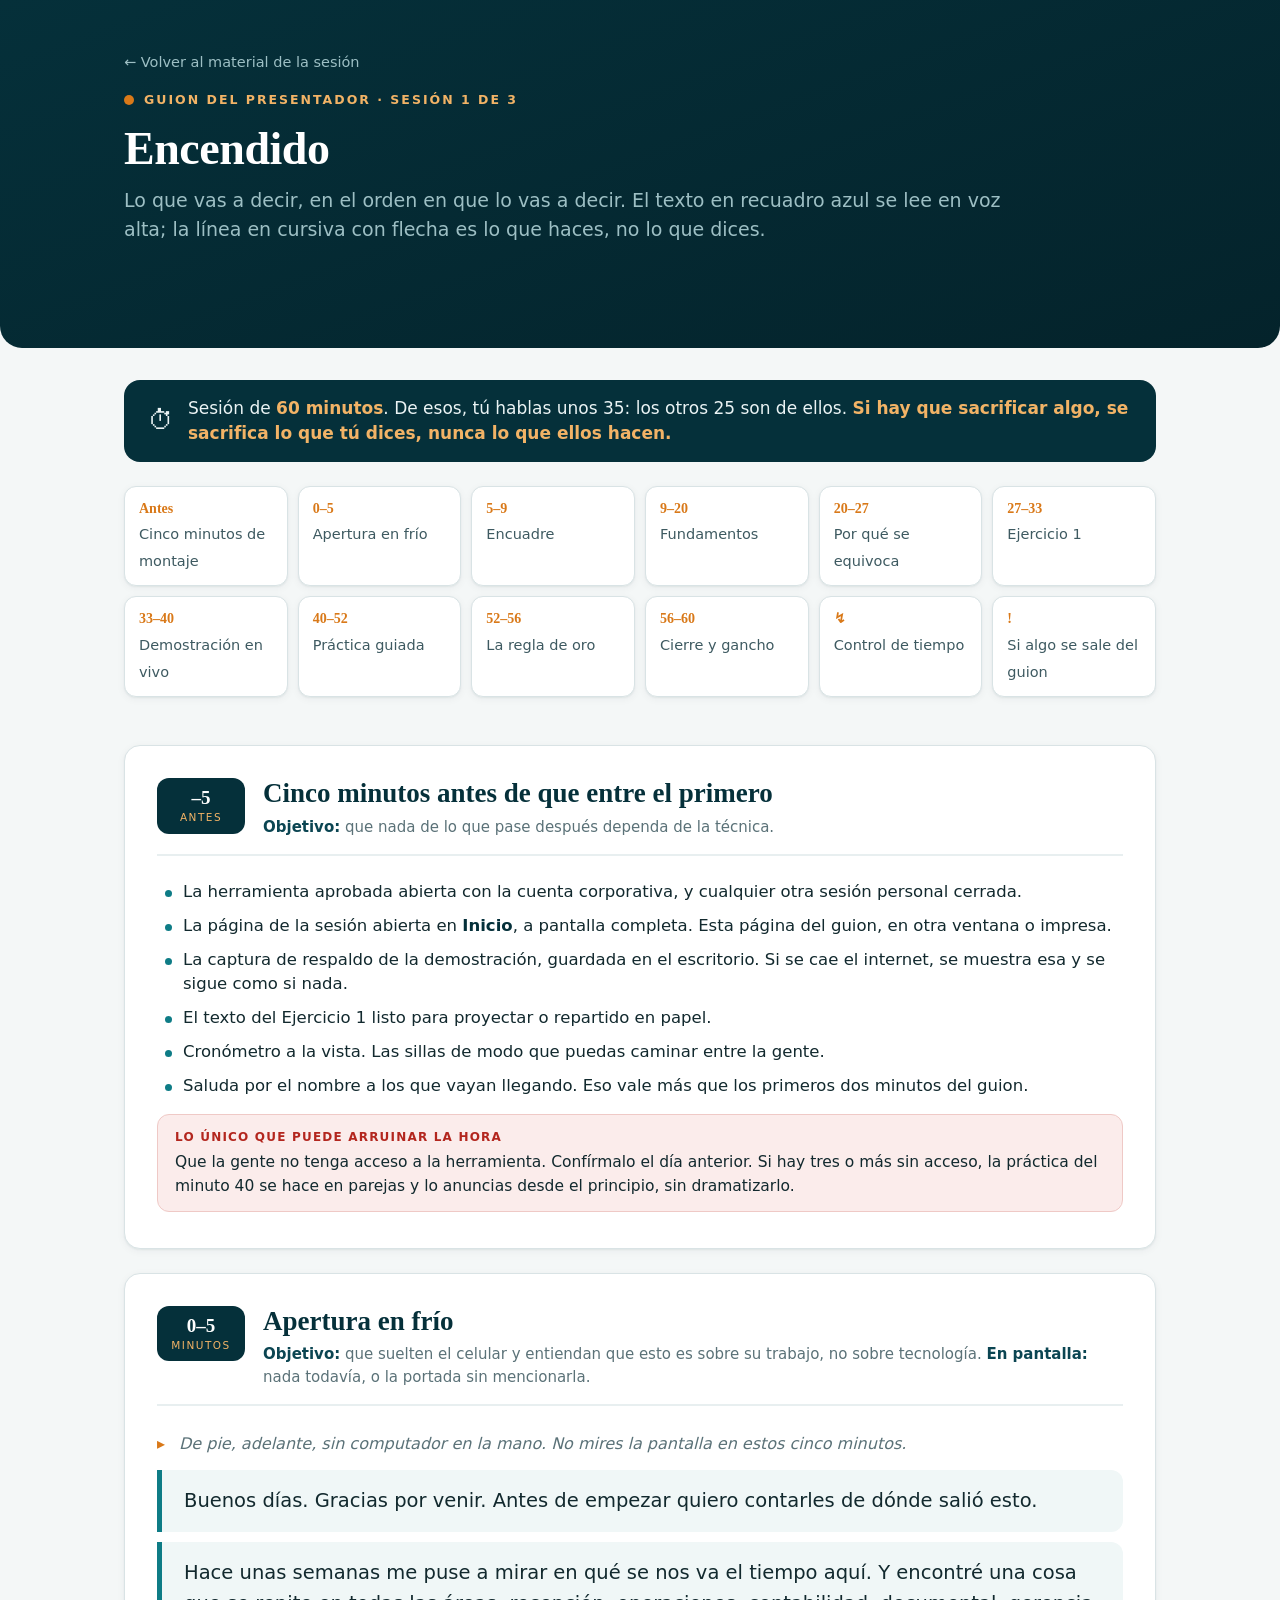
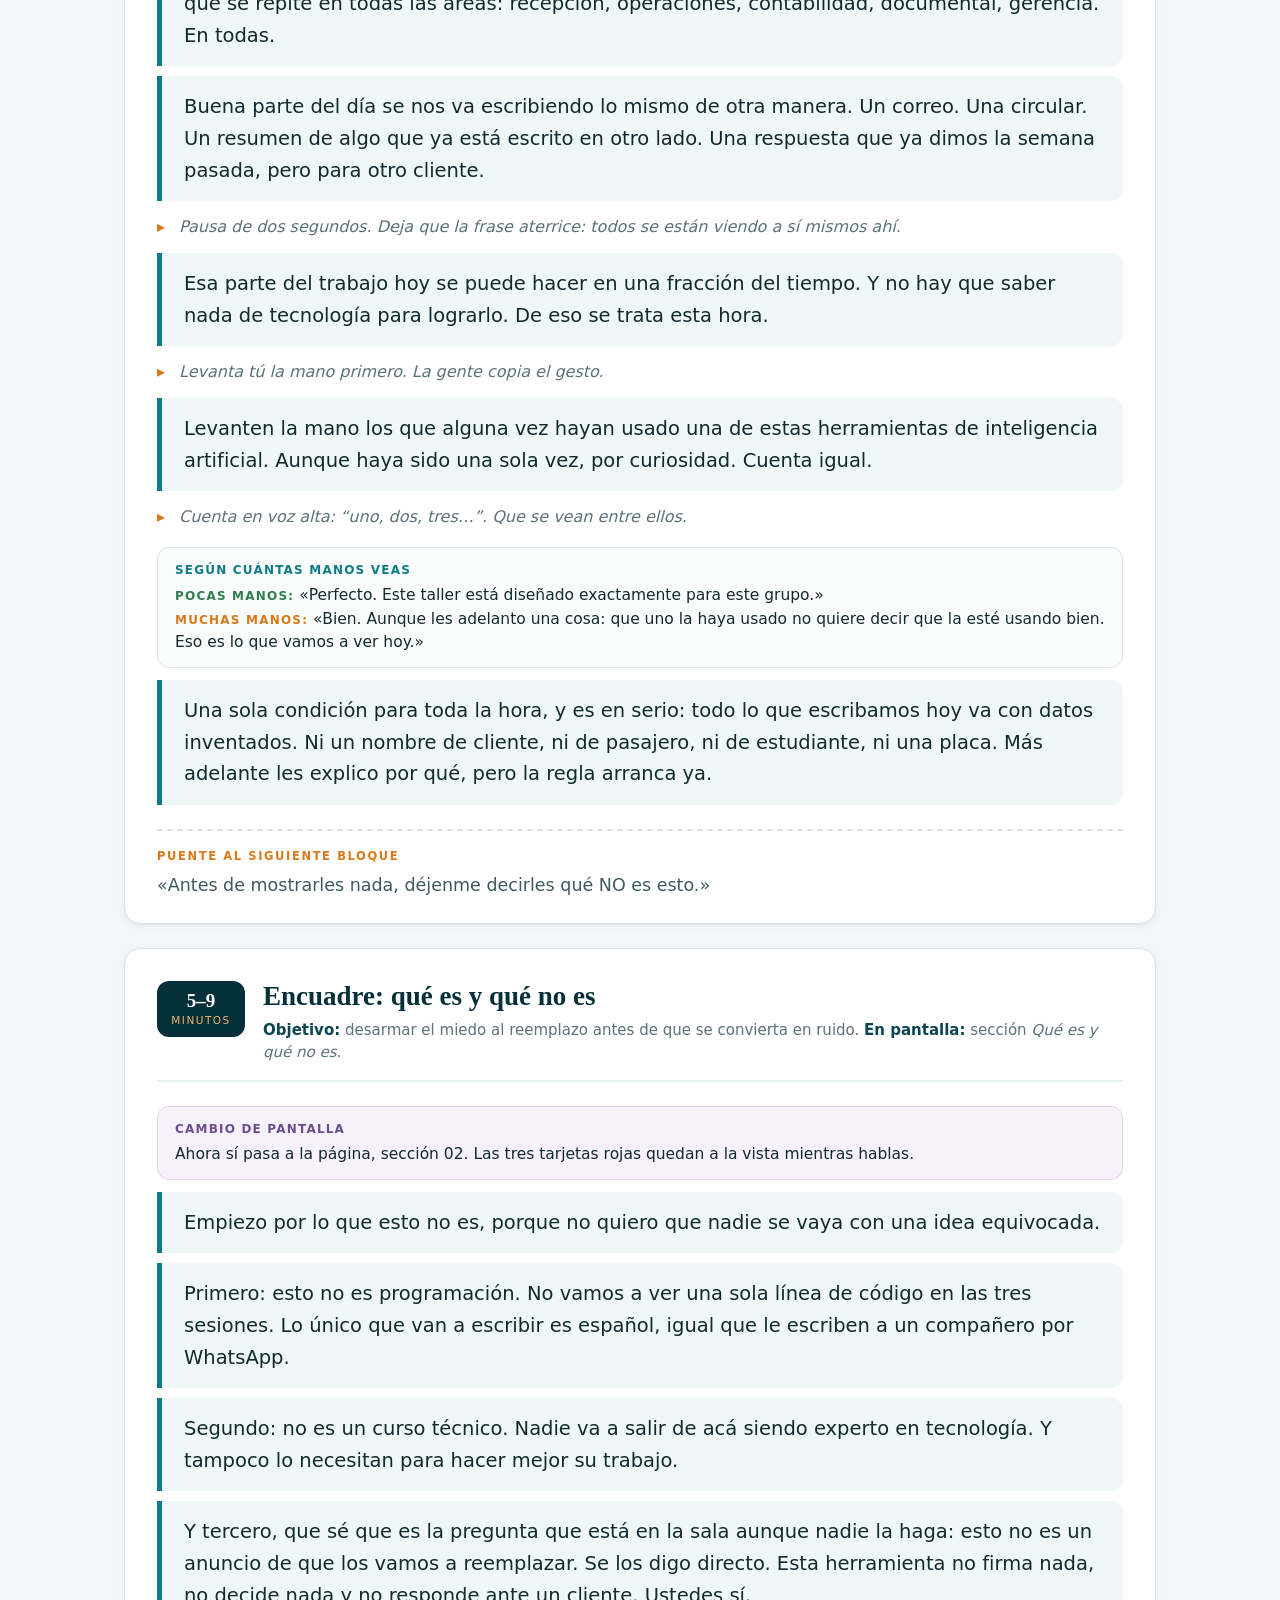
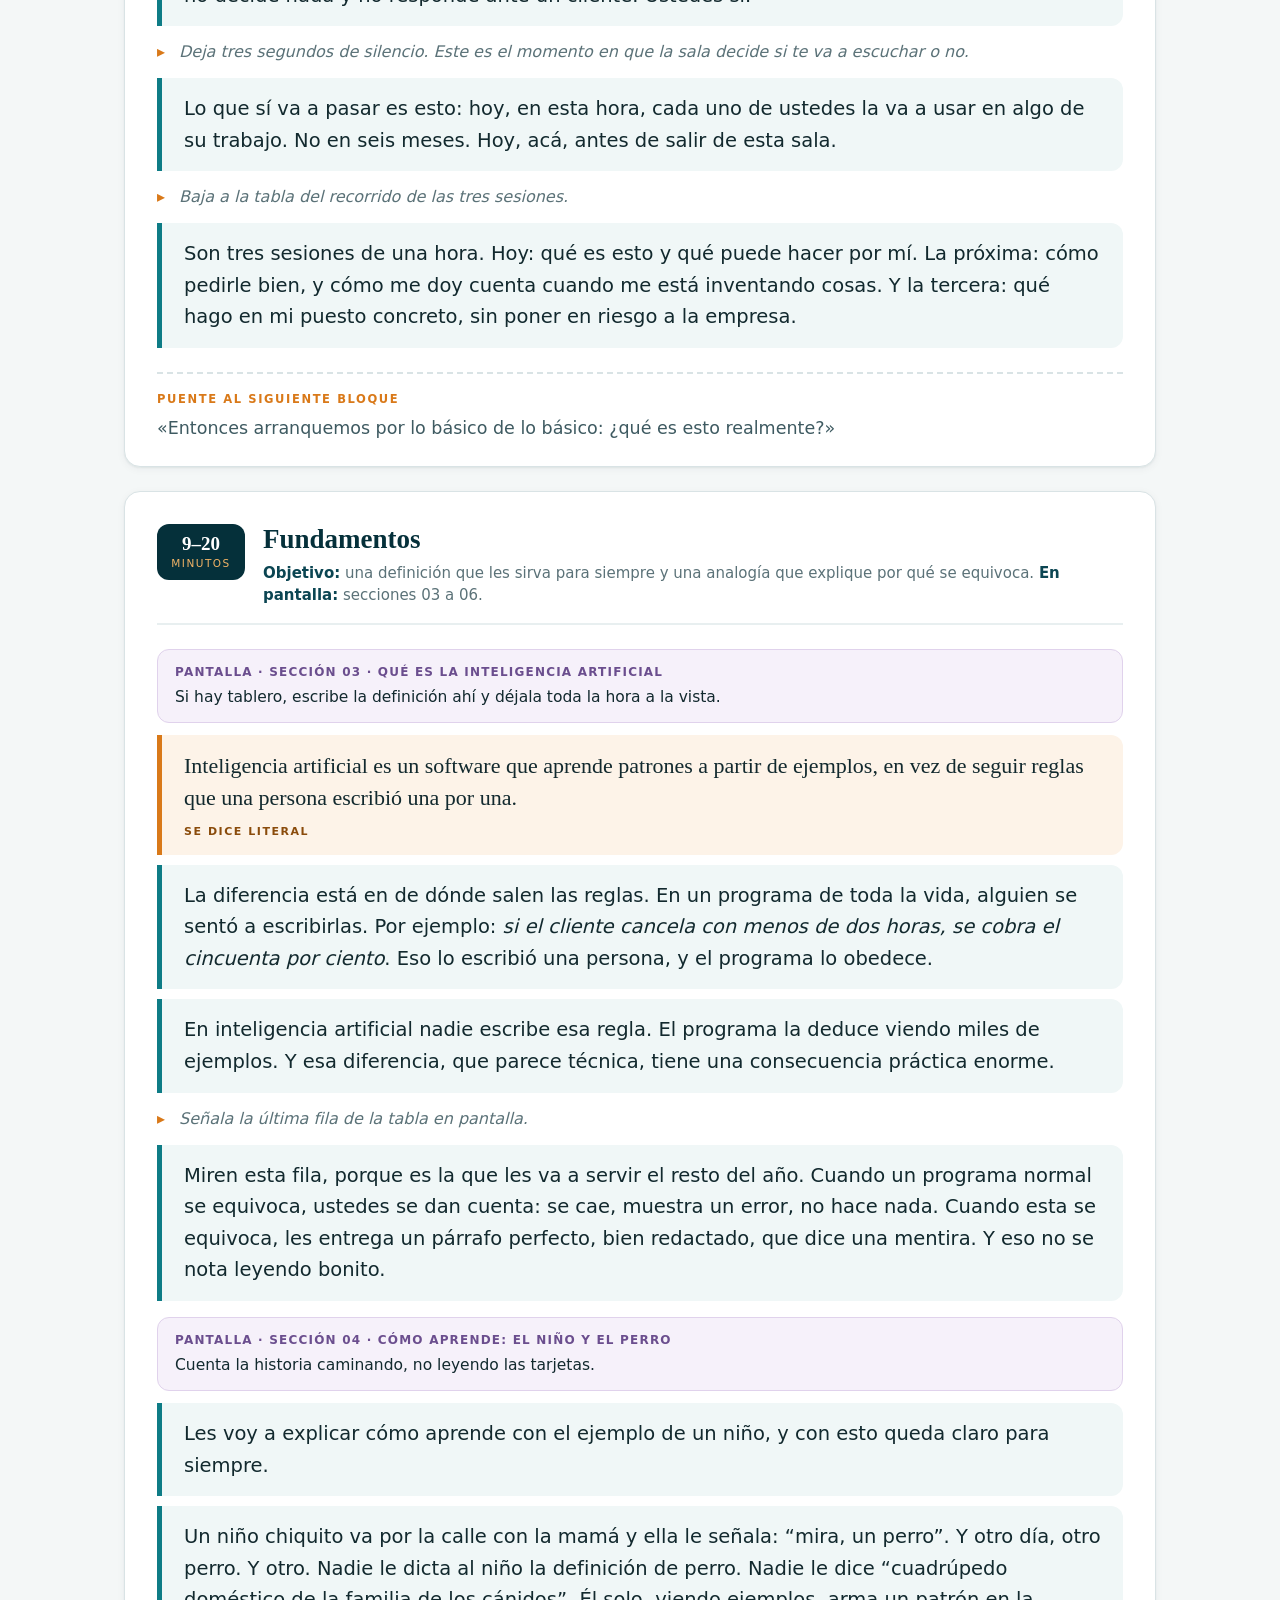
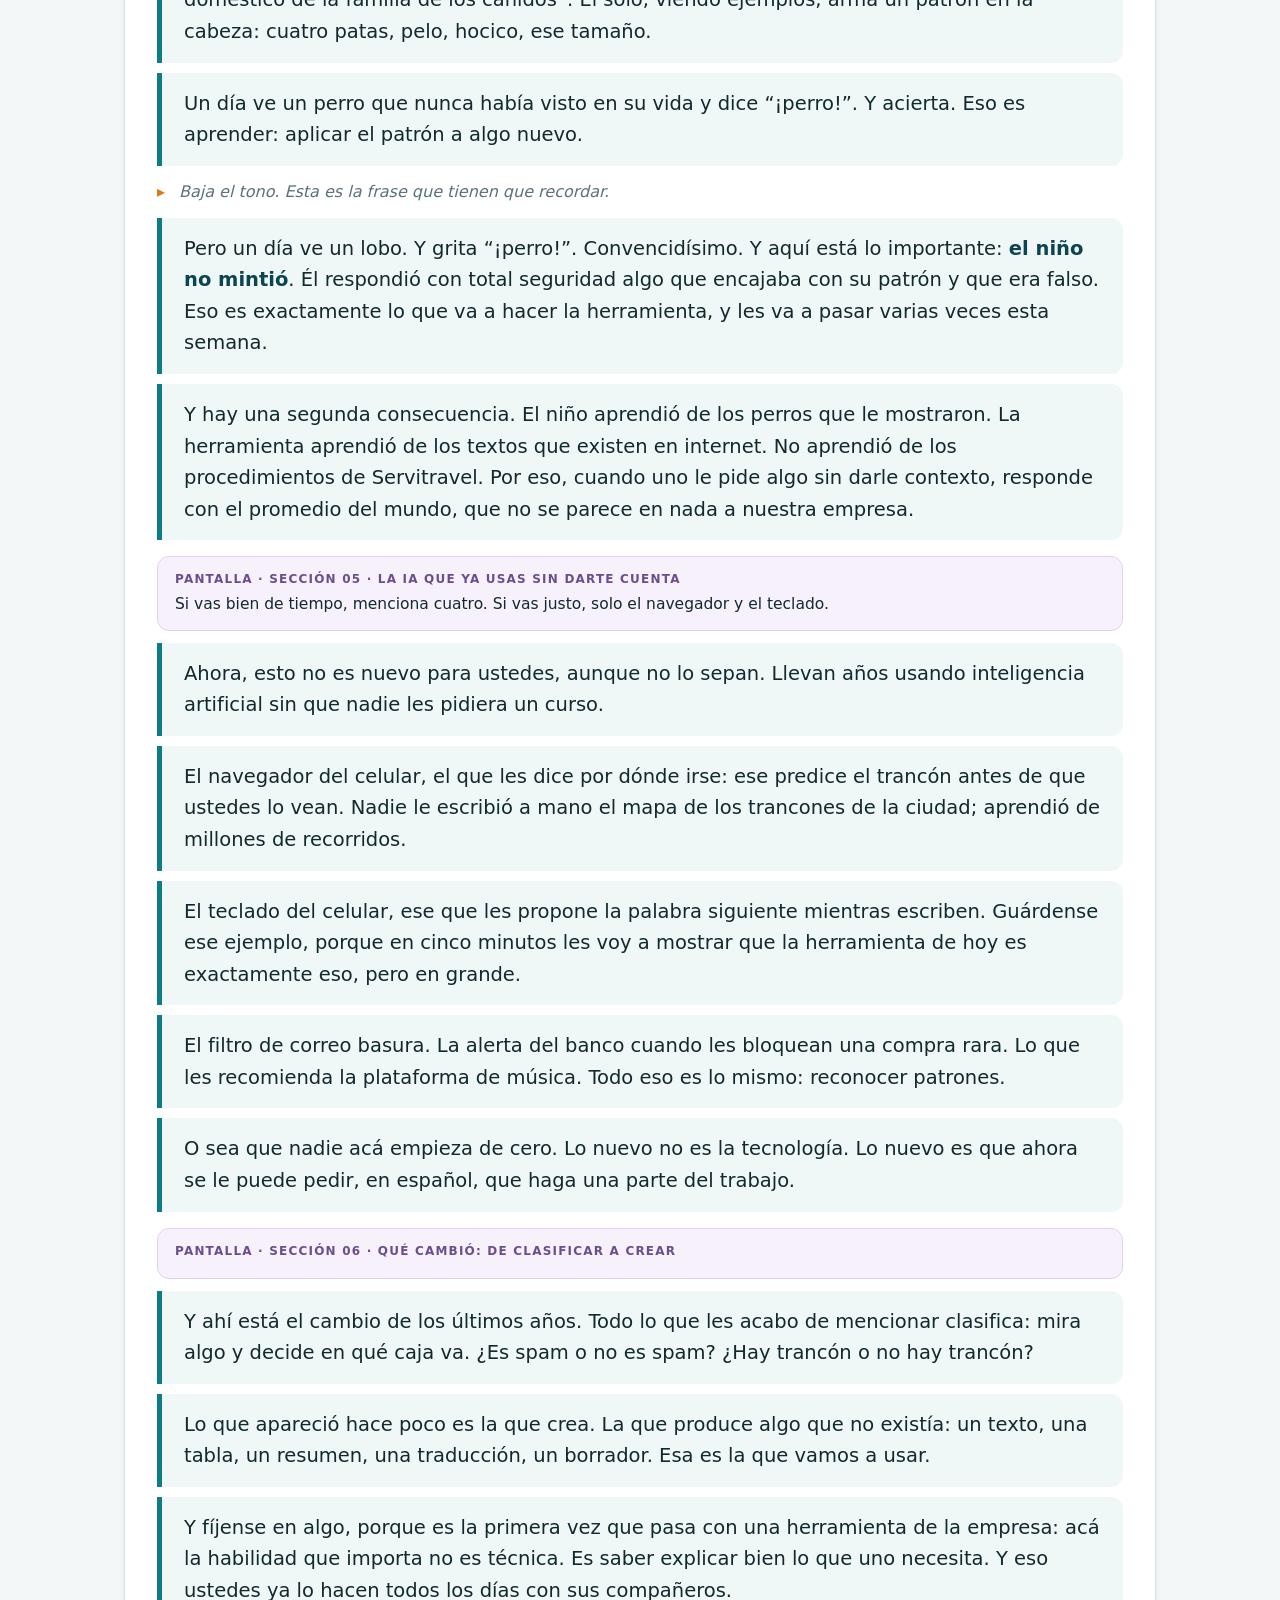
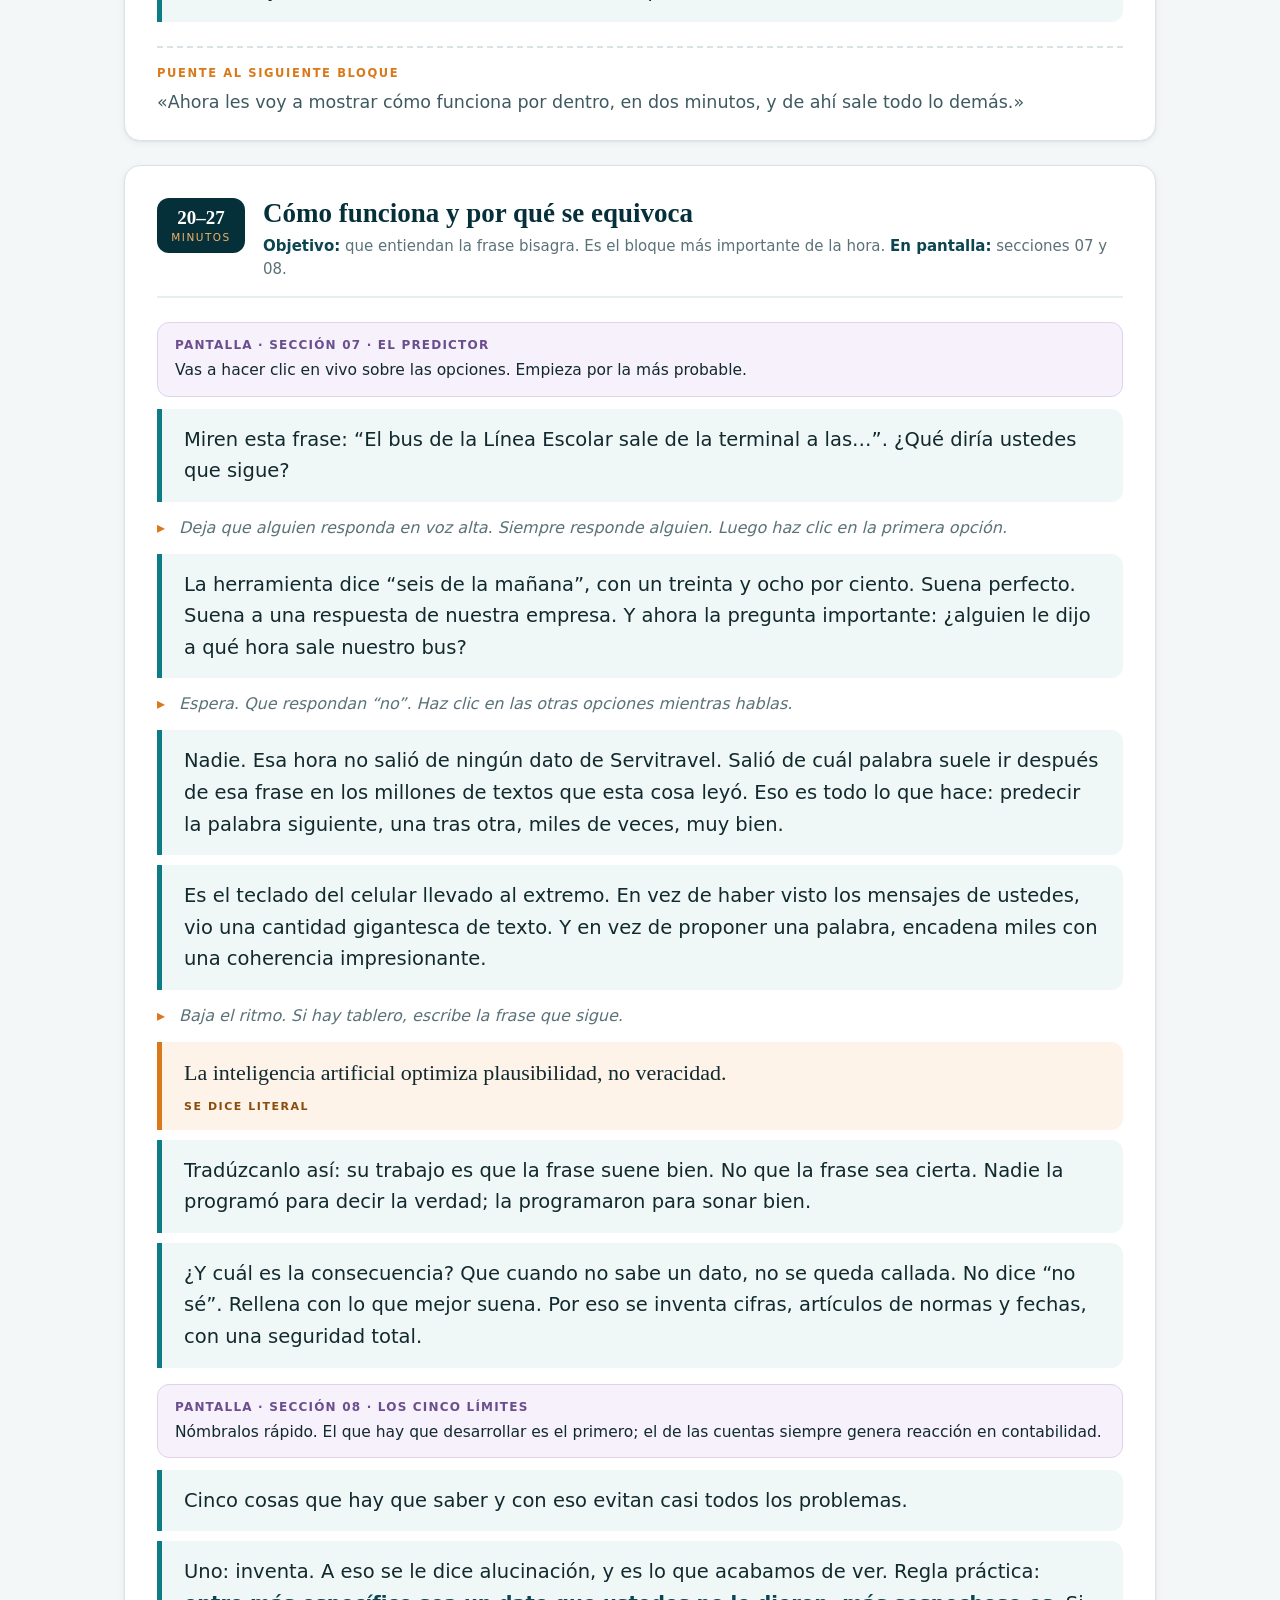
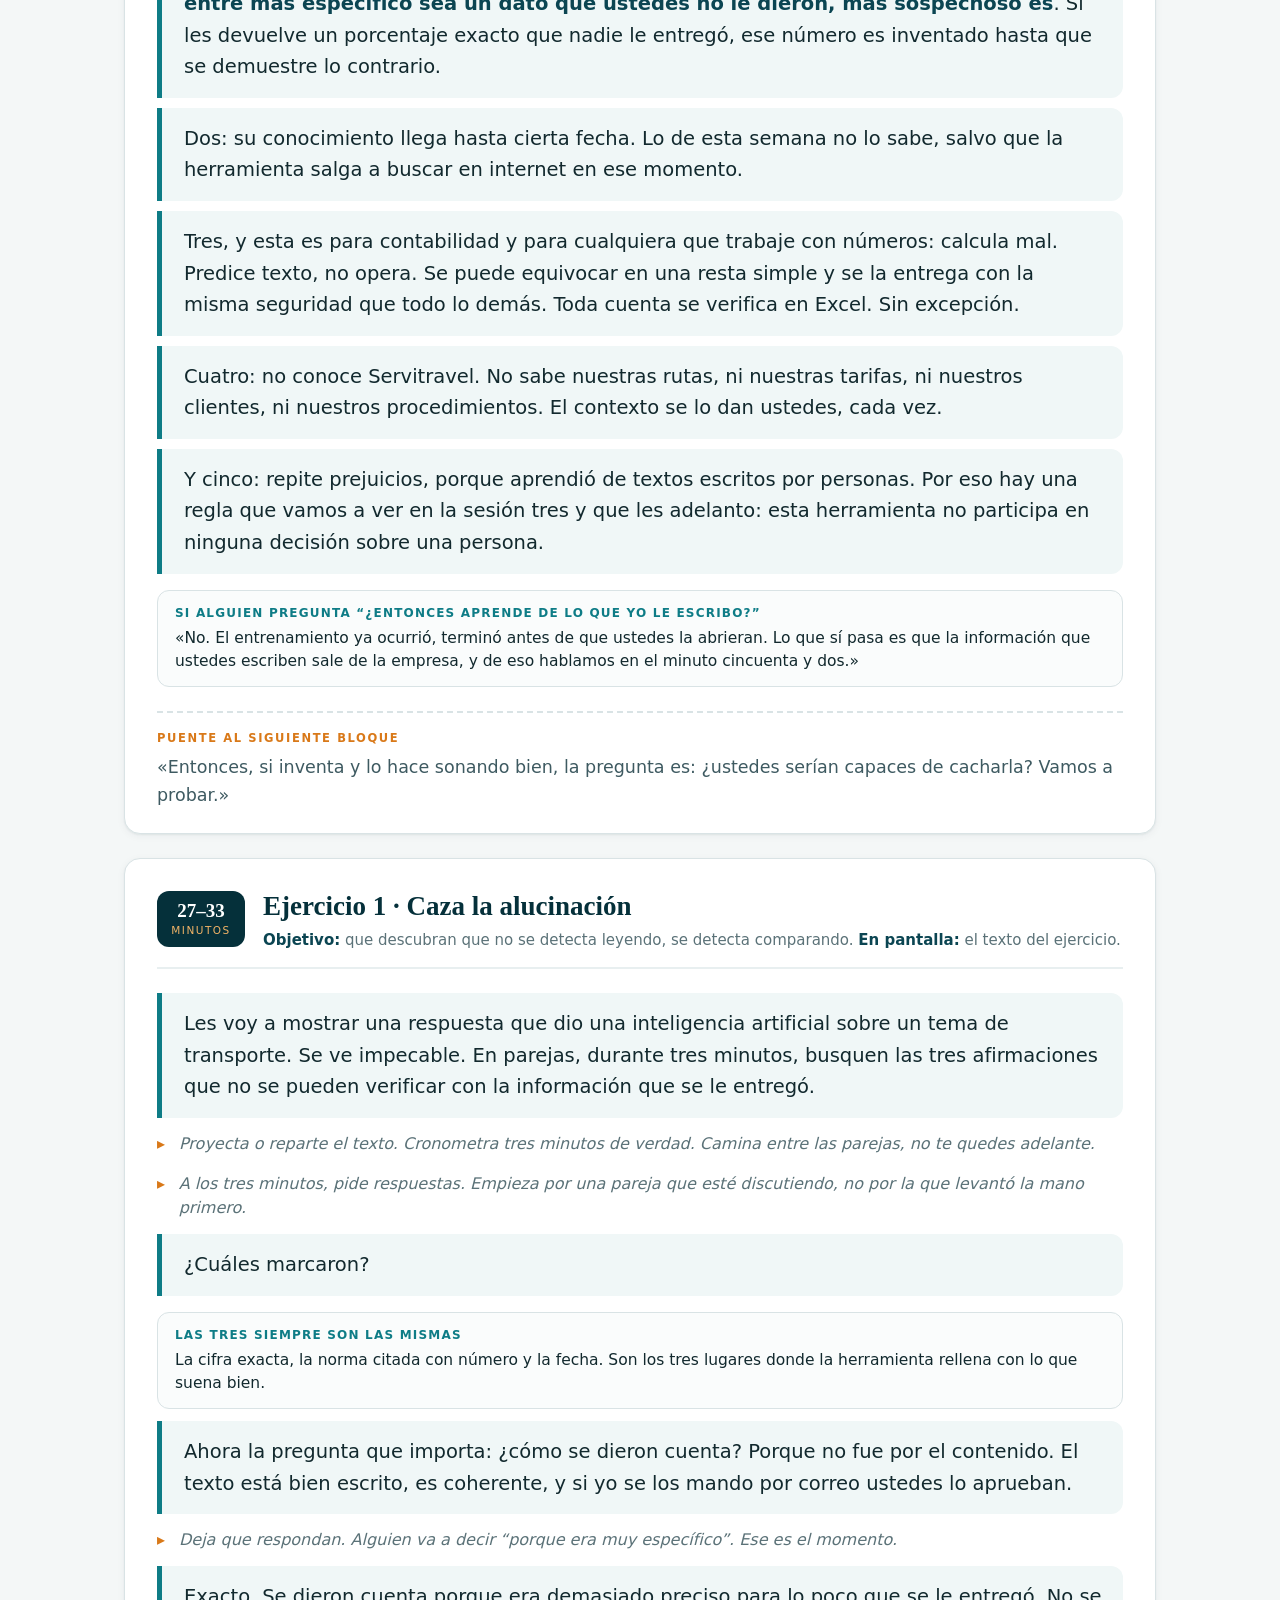
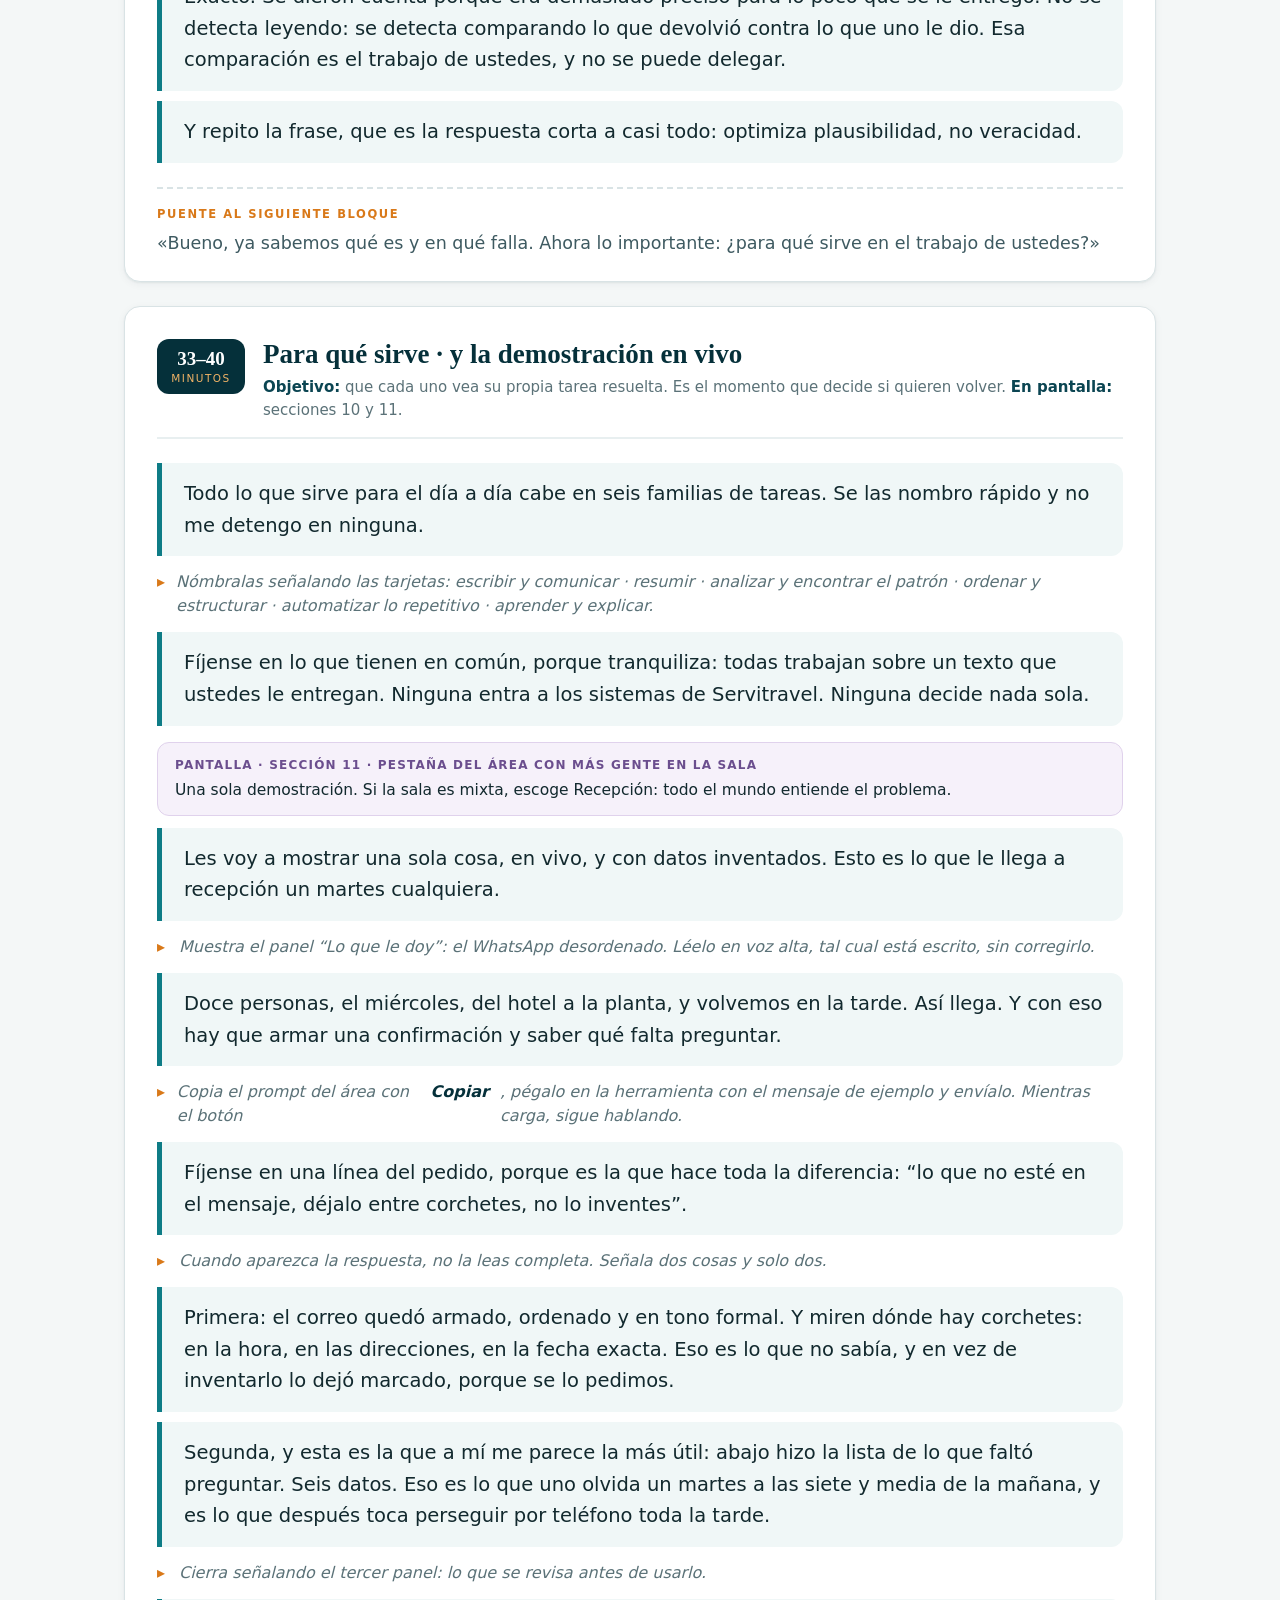
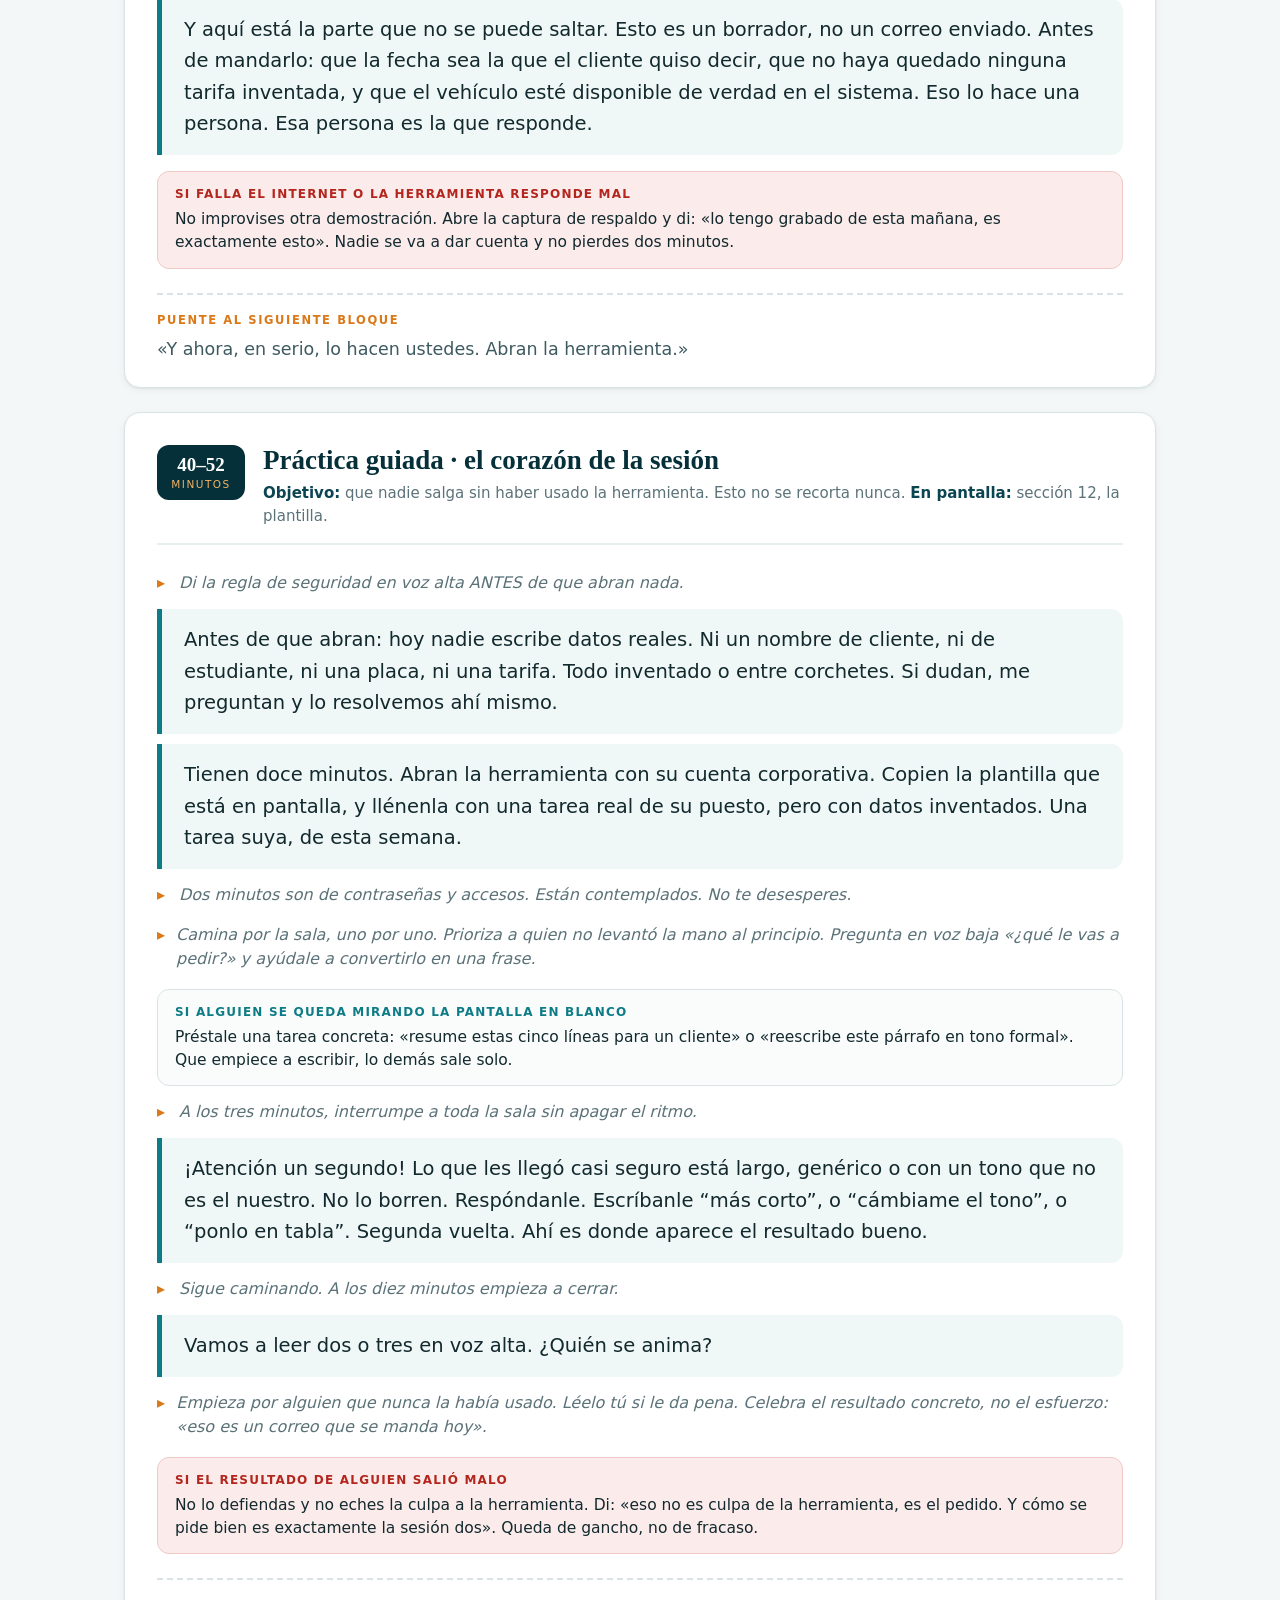
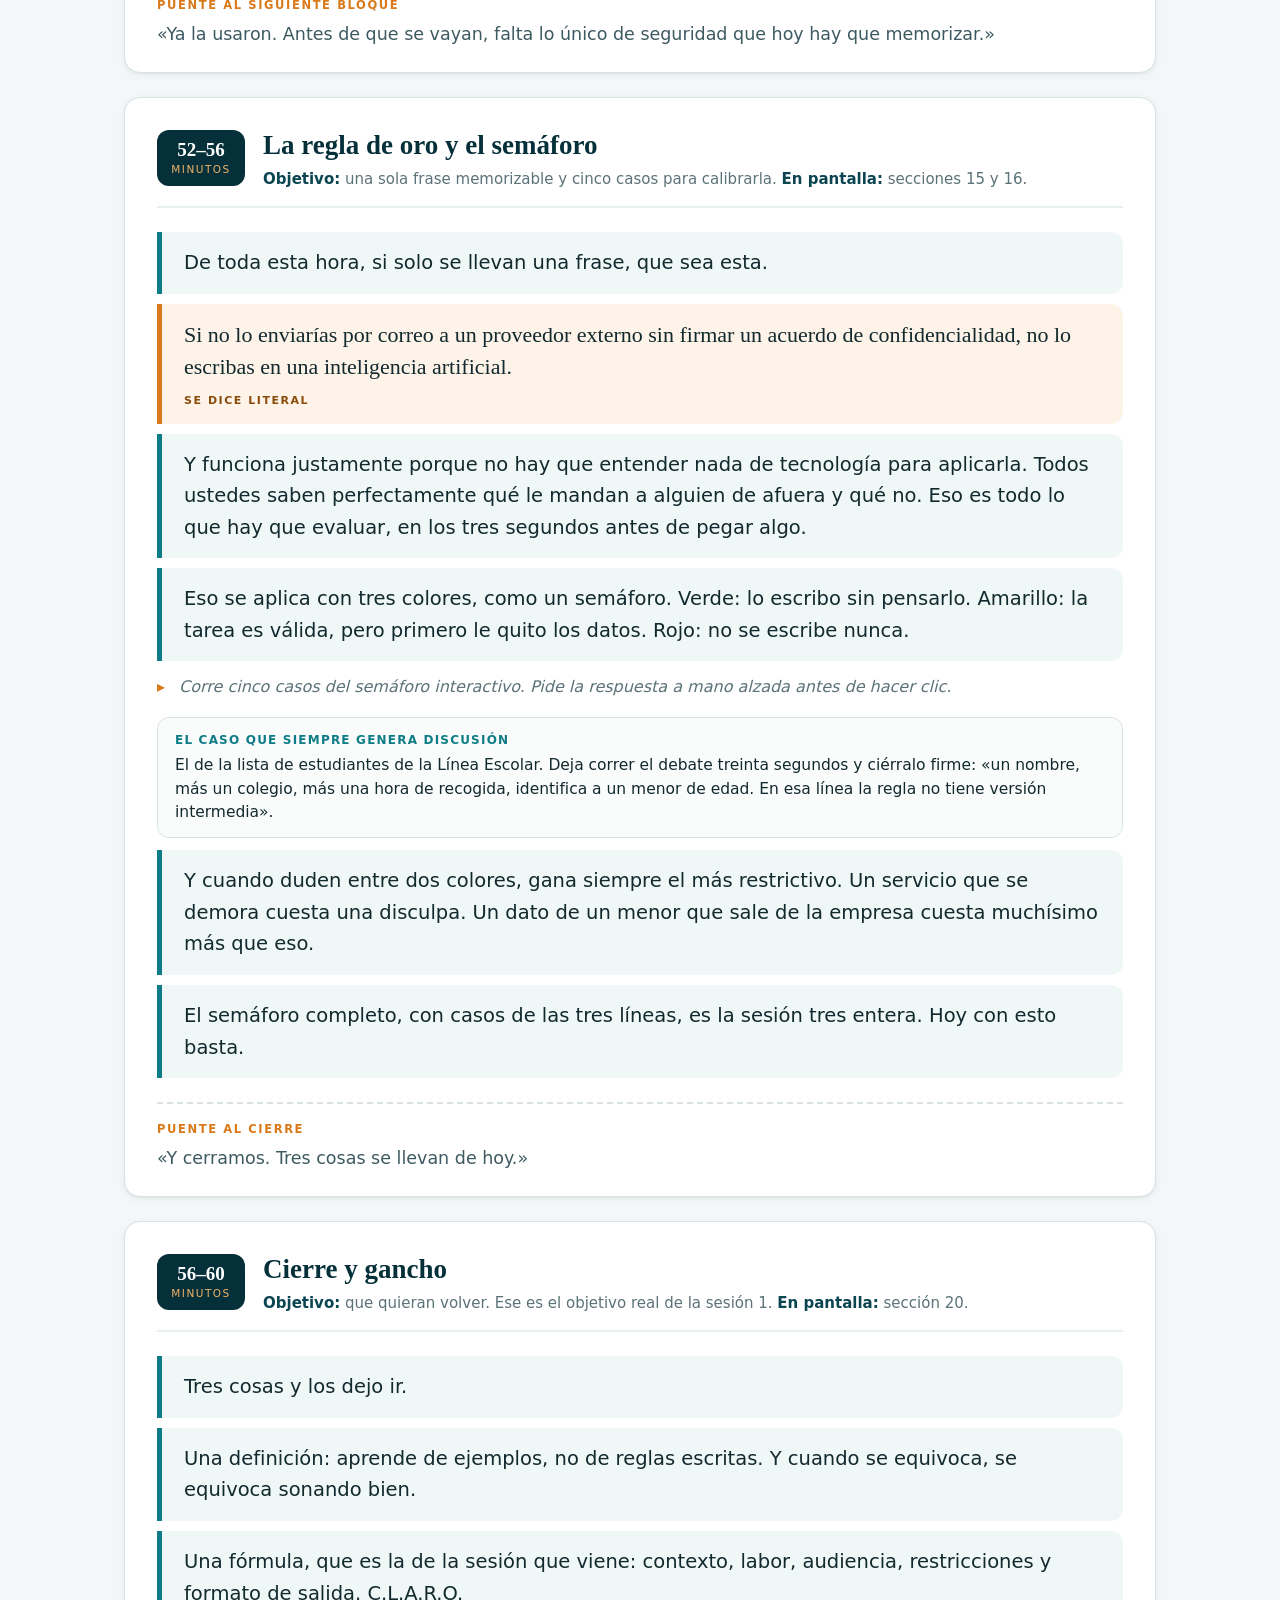
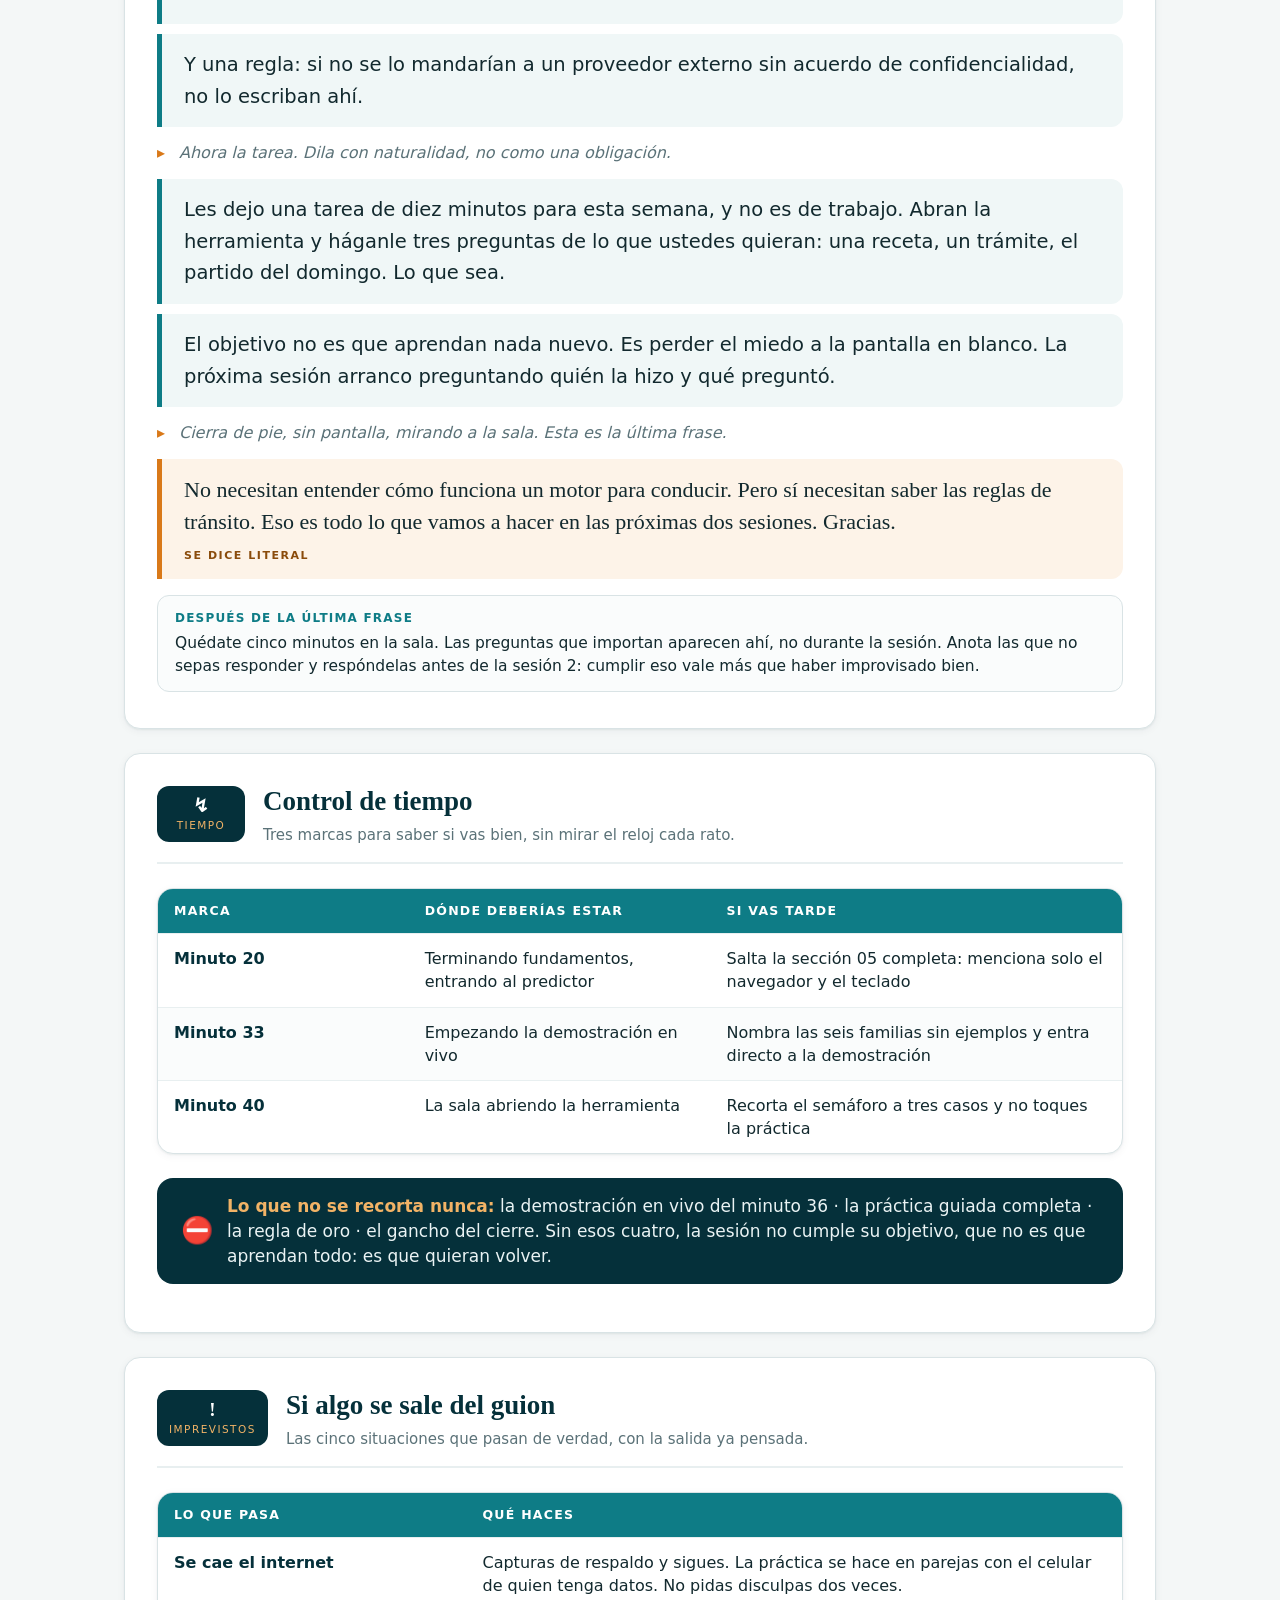
<file: guion.html>
<!DOCTYPE html>
<html lang="es">
<head>
<meta charset="UTF-8">
<meta name="viewport" content="width=device-width, initial-scale=1">
<title>Guion del presentador · Sesión 1 · Tú al Volante</title>
<meta name="description" content="Guion palabra por palabra de la sesión 1 de la capacitación Tú al Volante, de Servitravel.">
<link rel="stylesheet" href="assets/css/estilos.css">
<link rel="stylesheet" href="assets/css/guion.css">
<link rel="icon" href="data:image/svg+xml,<svg xmlns='http://www.w3.org/2000/svg' viewBox='0 0 100 100'><circle cx='50' cy='50' r='44' fill='none' stroke='%23D97919' stroke-width='12'/><circle cx='50' cy='50' r='18' fill='%230E7C86'/></svg>">
</head>
<body>

<header class="cabecera-guion">
  <div class="hoja">
    <a href="index.html" class="volver">← Volver al material de la sesión</a>
    <p class="antetitulo">Guion del presentador · Sesión 1 de 3</p>
    <h1>Encendido</h1>
    <p class="entrada">Lo que vas a decir, en el orden en que lo vas a decir. El texto en recuadro azul se lee en voz alta; la línea en cursiva con flecha es lo que haces, no lo que dices.</p>
  </div>
</header>

<div class="hoja">

  <div class="aviso-tiempo">
    <span class="em" aria-hidden="true">⏱</span>
    <p>Sesión de <b>60 minutos</b>. De esos, tú hablas unos 35: los otros 25 son de ellos. <b>Si hay que sacrificar algo, se sacrifica lo que tú dices, nunca lo que ellos hacen.</b></p>
  </div>

  <nav class="mapa">
    <a href="#b0"><span class="m">Antes</span><span class="t">Cinco minutos de montaje</span></a>
    <a href="#b1"><span class="m">0–5</span><span class="t">Apertura en frío</span></a>
    <a href="#b2"><span class="m">5–9</span><span class="t">Encuadre</span></a>
    <a href="#b3"><span class="m">9–20</span><span class="t">Fundamentos</span></a>
    <a href="#b4"><span class="m">20–27</span><span class="t">Por qué se equivoca</span></a>
    <a href="#b5"><span class="m">27–33</span><span class="t">Ejercicio 1</span></a>
    <a href="#b6"><span class="m">33–40</span><span class="t">Demostración en vivo</span></a>
    <a href="#b7"><span class="m">40–52</span><span class="t">Práctica guiada</span></a>
    <a href="#b8"><span class="m">52–56</span><span class="t">La regla de oro</span></a>
    <a href="#b9"><span class="m">56–60</span><span class="t">Cierre y gancho</span></a>
    <a href="#control"><span class="m">↯</span><span class="t">Control de tiempo</span></a>
    <a href="#imprevistos"><span class="m">!</span><span class="t">Si algo se sale del guion</span></a>
  </nav>

  <!-- ==================================================== ANTES -->
  <article class="bloque-guion" id="b0">
    <div class="cabecera-bloque">
      <div class="reloj">–5<small>antes</small></div>
      <div>
        <h2>Cinco minutos antes de que entre el primero</h2>
        <p class="meta"><b>Objetivo:</b> que nada de lo que pase después dependa de la técnica.</p>
      </div>
    </div>

    <ul class="guion-lista">
      <li>La herramienta aprobada abierta con la cuenta corporativa, y cualquier otra sesión personal cerrada.</li>
      <li>La página de la sesión abierta en <b>Inicio</b>, a pantalla completa. Esta página del guion, en otra ventana o impresa.</li>
      <li>La captura de respaldo de la demostración, guardada en el escritorio. Si se cae el internet, se muestra esa y se sigue como si nada.</li>
      <li>El texto del Ejercicio 1 listo para proyectar o repartido en papel.</li>
      <li>Cronómetro a la vista. Las sillas de modo que puedas caminar entre la gente.</li>
      <li>Saluda por el nombre a los que vayan llegando. Eso vale más que los primeros dos minutos del guion.</li>
    </ul>

    <div class="apunte riesgo">
      <b>Lo único que puede arruinar la hora</b>
      Que la gente no tenga acceso a la herramienta. Confírmalo el día anterior. Si hay tres o más sin acceso, la práctica del minuto 40 se hace en parejas y lo anuncias desde el principio, sin dramatizarlo.
    </div>
  </article>

  <!-- ==================================================== 0-5 -->
  <article class="bloque-guion" id="b1">
    <div class="cabecera-bloque">
      <div class="reloj">0–5<small>minutos</small></div>
      <div>
        <h2>Apertura en frío</h2>
        <p class="meta"><b>Objetivo:</b> que suelten el celular y entiendan que esto es sobre su trabajo, no sobre tecnología. <b>En pantalla:</b> nada todavía, o la portada sin mencionarla.</p>
      </div>
    </div>

    <p class="hace">De pie, adelante, sin computador en la mano. No mires la pantalla en estos cinco minutos.</p>

    <p class="dice">Buenos días. Gracias por venir. Antes de empezar quiero contarles de dónde salió esto.</p>

    <p class="dice">Hace unas semanas me puse a mirar en qué se nos va el tiempo aquí. Y encontré una cosa que se repite en todas las áreas: recepción, operaciones, contabilidad, documental, gerencia. En todas.</p>

    <p class="dice">Buena parte del día se nos va escribiendo lo mismo de otra manera. Un correo. Una circular. Un resumen de algo que ya está escrito en otro lado. Una respuesta que ya dimos la semana pasada, pero para otro cliente.</p>

    <p class="hace">Pausa de dos segundos. Deja que la frase aterrice: todos se están viendo a sí mismos ahí.</p>

    <p class="dice">Esa parte del trabajo hoy se puede hacer en una fracción del tiempo. Y no hay que saber nada de tecnología para lograrlo. De eso se trata esta hora.</p>

    <p class="hace">Levanta tú la mano primero. La gente copia el gesto.</p>

    <p class="dice">Levanten la mano los que alguna vez hayan usado una de estas herramientas de inteligencia artificial. Aunque haya sido una sola vez, por curiosidad. Cuenta igual.</p>

    <p class="hace">Cuenta en voz alta: “uno, dos, tres…”. Que se vean entre ellos.</p>

    <div class="apunte">
      <b>Según cuántas manos veas</b>
      <b style="display:inline;color:var(--verde)">Pocas manos:</b> «Perfecto. Este taller está diseñado exactamente para este grupo.»<br>
      <b style="display:inline;color:var(--ambar)">Muchas manos:</b> «Bien. Aunque les adelanto una cosa: que uno la haya usado no quiere decir que la esté usando bien. Eso es lo que vamos a ver hoy.»
    </div>

    <p class="dice">Una sola condición para toda la hora, y es en serio: todo lo que escribamos hoy va con datos inventados. Ni un nombre de cliente, ni de pasajero, ni de estudiante, ni una placa. Más adelante les explico por qué, pero la regla arranca ya.</p>

    <div class="puente">
      <b>Puente al siguiente bloque</b>
      «Antes de mostrarles nada, déjenme decirles qué NO es esto.»
    </div>
  </article>

  <!-- ==================================================== 5-9 -->
  <article class="bloque-guion" id="b2">
    <div class="cabecera-bloque">
      <div class="reloj">5–9<small>minutos</small></div>
      <div>
        <h2>Encuadre: qué es y qué no es</h2>
        <p class="meta"><b>Objetivo:</b> desarmar el miedo al reemplazo antes de que se convierta en ruido. <b>En pantalla:</b> sección <i>Qué es y qué no es</i>.</p>
      </div>
    </div>

    <div class="apunte pantalla">
      <b>Cambio de pantalla</b>
      Ahora sí pasa a la página, sección 02. Las tres tarjetas rojas quedan a la vista mientras hablas.
    </div>

    <p class="dice">Empiezo por lo que esto no es, porque no quiero que nadie se vaya con una idea equivocada.</p>

    <p class="dice">Primero: esto no es programación. No vamos a ver una sola línea de código en las tres sesiones. Lo único que van a escribir es español, igual que le escriben a un compañero por WhatsApp.</p>

    <p class="dice">Segundo: no es un curso técnico. Nadie va a salir de acá siendo experto en tecnología. Y tampoco lo necesitan para hacer mejor su trabajo.</p>

    <p class="dice">Y tercero, que sé que es la pregunta que está en la sala aunque nadie la haga: esto no es un anuncio de que los vamos a reemplazar. Se los digo directo. Esta herramienta no firma nada, no decide nada y no responde ante un cliente. Ustedes sí.</p>

    <p class="hace">Deja tres segundos de silencio. Este es el momento en que la sala decide si te va a escuchar o no.</p>

    <p class="dice">Lo que sí va a pasar es esto: hoy, en esta hora, cada uno de ustedes la va a usar en algo de su trabajo. No en seis meses. Hoy, acá, antes de salir de esta sala.</p>

    <p class="hace">Baja a la tabla del recorrido de las tres sesiones.</p>

    <p class="dice">Son tres sesiones de una hora. Hoy: qué es esto y qué puede hacer por mí. La próxima: cómo pedirle bien, y cómo me doy cuenta cuando me está inventando cosas. Y la tercera: qué hago en mi puesto concreto, sin poner en riesgo a la empresa.</p>

    <div class="puente">
      <b>Puente al siguiente bloque</b>
      «Entonces arranquemos por lo básico de lo básico: ¿qué es esto realmente?»
    </div>
  </article>

  <!-- ==================================================== 9-20 -->
  <article class="bloque-guion" id="b3">
    <div class="cabecera-bloque">
      <div class="reloj">9–20<small>minutos</small></div>
      <div>
        <h2>Fundamentos</h2>
        <p class="meta"><b>Objetivo:</b> una definición que les sirva para siempre y una analogía que explique por qué se equivoca. <b>En pantalla:</b> secciones 03 a 06.</p>
      </div>
    </div>

    <div class="apunte pantalla">
      <b>Pantalla · sección 03 · Qué es la Inteligencia Artificial</b>
      Si hay tablero, escribe la definición ahí y déjala toda la hora a la vista.
    </div>

    <p class="dice clave">Inteligencia artificial es un software que aprende patrones a partir de ejemplos, en vez de seguir reglas que una persona escribió una por una.</p>

    <p class="dice">La diferencia está en de dónde salen las reglas. En un programa de toda la vida, alguien se sentó a escribirlas. Por ejemplo: <em>si el cliente cancela con menos de dos horas, se cobra el cincuenta por ciento</em>. Eso lo escribió una persona, y el programa lo obedece.</p>

    <p class="dice">En inteligencia artificial nadie escribe esa regla. El programa la deduce viendo miles de ejemplos. Y esa diferencia, que parece técnica, tiene una consecuencia práctica enorme.</p>

    <p class="hace">Señala la última fila de la tabla en pantalla.</p>

    <p class="dice">Miren esta fila, porque es la que les va a servir el resto del año. Cuando un programa normal se equivoca, ustedes se dan cuenta: se cae, muestra un error, no hace nada. Cuando esta se equivoca, les entrega un párrafo perfecto, bien redactado, que dice una mentira. Y eso no se nota leyendo bonito.</p>

    <div class="apunte pantalla">
      <b>Pantalla · sección 04 · Cómo aprende: el niño y el perro</b>
      Cuenta la historia caminando, no leyendo las tarjetas.
    </div>

    <p class="dice">Les voy a explicar cómo aprende con el ejemplo de un niño, y con esto queda claro para siempre.</p>

    <p class="dice">Un niño chiquito va por la calle con la mamá y ella le señala: “mira, un perro”. Y otro día, otro perro. Y otro. Nadie le dicta al niño la definición de perro. Nadie le dice “cuadrúpedo doméstico de la familia de los cánidos”. Él solo, viendo ejemplos, arma un patrón en la cabeza: cuatro patas, pelo, hocico, ese tamaño.</p>

    <p class="dice">Un día ve un perro que nunca había visto en su vida y dice “¡perro!”. Y acierta. Eso es aprender: aplicar el patrón a algo nuevo.</p>

    <p class="hace">Baja el tono. Esta es la frase que tienen que recordar.</p>

    <p class="dice">Pero un día ve un lobo. Y grita “¡perro!”. Convencidísimo. Y aquí está lo importante: <b>el niño no mintió</b>. Él respondió con total seguridad algo que encajaba con su patrón y que era falso. Eso es exactamente lo que va a hacer la herramienta, y les va a pasar varias veces esta semana.</p>

    <p class="dice">Y hay una segunda consecuencia. El niño aprendió de los perros que le mostraron. La herramienta aprendió de los textos que existen en internet. No aprendió de los procedimientos de Servitravel. Por eso, cuando uno le pide algo sin darle contexto, responde con el promedio del mundo, que no se parece en nada a nuestra empresa.</p>

    <div class="apunte pantalla">
      <b>Pantalla · sección 05 · La IA que ya usas sin darte cuenta</b>
      Si vas bien de tiempo, menciona cuatro. Si vas justo, solo el navegador y el teclado.
    </div>

    <p class="dice">Ahora, esto no es nuevo para ustedes, aunque no lo sepan. Llevan años usando inteligencia artificial sin que nadie les pidiera un curso.</p>

    <p class="dice">El navegador del celular, el que les dice por dónde irse: ese predice el trancón antes de que ustedes lo vean. Nadie le escribió a mano el mapa de los trancones de la ciudad; aprendió de millones de recorridos.</p>

    <p class="dice">El teclado del celular, ese que les propone la palabra siguiente mientras escriben. Guárdense ese ejemplo, porque en cinco minutos les voy a mostrar que la herramienta de hoy es exactamente eso, pero en grande.</p>

    <p class="dice">El filtro de correo basura. La alerta del banco cuando les bloquean una compra rara. Lo que les recomienda la plataforma de música. Todo eso es lo mismo: reconocer patrones.</p>

    <p class="dice">O sea que nadie acá empieza de cero. Lo nuevo no es la tecnología. Lo nuevo es que ahora se le puede pedir, en español, que haga una parte del trabajo.</p>

    <div class="apunte pantalla">
      <b>Pantalla · sección 06 · Qué cambió: de clasificar a crear</b>
    </div>

    <p class="dice">Y ahí está el cambio de los últimos años. Todo lo que les acabo de mencionar clasifica: mira algo y decide en qué caja va. ¿Es spam o no es spam? ¿Hay trancón o no hay trancón?</p>

    <p class="dice">Lo que apareció hace poco es la que crea. La que produce algo que no existía: un texto, una tabla, un resumen, una traducción, un borrador. Esa es la que vamos a usar.</p>

    <p class="dice">Y fíjense en algo, porque es la primera vez que pasa con una herramienta de la empresa: acá la habilidad que importa no es técnica. Es saber explicar bien lo que uno necesita. Y eso ustedes ya lo hacen todos los días con sus compañeros.</p>

    <div class="puente">
      <b>Puente al siguiente bloque</b>
      «Ahora les voy a mostrar cómo funciona por dentro, en dos minutos, y de ahí sale todo lo demás.»
    </div>
  </article>

  <!-- ==================================================== 20-27 -->
  <article class="bloque-guion" id="b4">
    <div class="cabecera-bloque">
      <div class="reloj">20–27<small>minutos</small></div>
      <div>
        <h2>Cómo funciona y por qué se equivoca</h2>
        <p class="meta"><b>Objetivo:</b> que entiendan la frase bisagra. Es el bloque más importante de la hora. <b>En pantalla:</b> secciones 07 y 08.</p>
      </div>
    </div>

    <div class="apunte pantalla">
      <b>Pantalla · sección 07 · el predictor</b>
      Vas a hacer clic en vivo sobre las opciones. Empieza por la más probable.
    </div>

    <p class="dice">Miren esta frase: “El bus de la Línea Escolar sale de la terminal a las…”. ¿Qué diría ustedes que sigue?</p>

    <p class="hace">Deja que alguien responda en voz alta. Siempre responde alguien. Luego haz clic en la primera opción.</p>

    <p class="dice">La herramienta dice “seis de la mañana”, con un treinta y ocho por ciento. Suena perfecto. Suena a una respuesta de nuestra empresa. Y ahora la pregunta importante: ¿alguien le dijo a qué hora sale nuestro bus?</p>

    <p class="hace">Espera. Que respondan “no”. Haz clic en las otras opciones mientras hablas.</p>

    <p class="dice">Nadie. Esa hora no salió de ningún dato de Servitravel. Salió de cuál palabra suele ir después de esa frase en los millones de textos que esta cosa leyó. Eso es todo lo que hace: predecir la palabra siguiente, una tras otra, miles de veces, muy bien.</p>

    <p class="dice">Es el teclado del celular llevado al extremo. En vez de haber visto los mensajes de ustedes, vio una cantidad gigantesca de texto. Y en vez de proponer una palabra, encadena miles con una coherencia impresionante.</p>

    <p class="hace">Baja el ritmo. Si hay tablero, escribe la frase que sigue.</p>

    <p class="dice clave">La inteligencia artificial optimiza plausibilidad, no veracidad.</p>

    <p class="dice">Tradúzcanlo así: su trabajo es que la frase suene bien. No que la frase sea cierta. Nadie la programó para decir la verdad; la programaron para sonar bien.</p>

    <p class="dice">¿Y cuál es la consecuencia? Que cuando no sabe un dato, no se queda callada. No dice “no sé”. Rellena con lo que mejor suena. Por eso se inventa cifras, artículos de normas y fechas, con una seguridad total.</p>

    <div class="apunte pantalla">
      <b>Pantalla · sección 08 · los cinco límites</b>
      Nómbralos rápido. El que hay que desarrollar es el primero; el de las cuentas siempre genera reacción en contabilidad.
    </div>

    <p class="dice">Cinco cosas que hay que saber y con eso evitan casi todos los problemas.</p>

    <p class="dice">Uno: inventa. A eso se le dice alucinación, y es lo que acabamos de ver. Regla práctica: <b>entre más específico sea un dato que ustedes no le dieron, más sospechoso es</b>. Si les devuelve un porcentaje exacto que nadie le entregó, ese número es inventado hasta que se demuestre lo contrario.</p>

    <p class="dice">Dos: su conocimiento llega hasta cierta fecha. Lo de esta semana no lo sabe, salvo que la herramienta salga a buscar en internet en ese momento.</p>

    <p class="dice">Tres, y esta es para contabilidad y para cualquiera que trabaje con números: calcula mal. Predice texto, no opera. Se puede equivocar en una resta simple y se la entrega con la misma seguridad que todo lo demás. Toda cuenta se verifica en Excel. Sin excepción.</p>

    <p class="dice">Cuatro: no conoce Servitravel. No sabe nuestras rutas, ni nuestras tarifas, ni nuestros clientes, ni nuestros procedimientos. El contexto se lo dan ustedes, cada vez.</p>

    <p class="dice">Y cinco: repite prejuicios, porque aprendió de textos escritos por personas. Por eso hay una regla que vamos a ver en la sesión tres y que les adelanto: esta herramienta no participa en ninguna decisión sobre una persona.</p>

    <div class="apunte">
      <b>Si alguien pregunta “¿entonces aprende de lo que yo le escribo?”</b>
      «No. El entrenamiento ya ocurrió, terminó antes de que ustedes la abrieran. Lo que sí pasa es que la información que ustedes escriben sale de la empresa, y de eso hablamos en el minuto cincuenta y dos.»
    </div>

    <div class="puente">
      <b>Puente al siguiente bloque</b>
      «Entonces, si inventa y lo hace sonando bien, la pregunta es: ¿ustedes serían capaces de cacharla? Vamos a probar.»
    </div>
  </article>

  <!-- ==================================================== 27-33 -->
  <article class="bloque-guion" id="b5">
    <div class="cabecera-bloque">
      <div class="reloj">27–33<small>minutos</small></div>
      <div>
        <h2>Ejercicio 1 · Caza la alucinación</h2>
        <p class="meta"><b>Objetivo:</b> que descubran que no se detecta leyendo, se detecta comparando. <b>En pantalla:</b> el texto del ejercicio.</p>
      </div>
    </div>

    <p class="dice">Les voy a mostrar una respuesta que dio una inteligencia artificial sobre un tema de transporte. Se ve impecable. En parejas, durante tres minutos, busquen las tres afirmaciones que no se pueden verificar con la información que se le entregó.</p>

    <p class="hace">Proyecta o reparte el texto. Cronometra tres minutos de verdad. Camina entre las parejas, no te quedes adelante.</p>

    <p class="hace">A los tres minutos, pide respuestas. Empieza por una pareja que esté discutiendo, no por la que levantó la mano primero.</p>

    <p class="dice">¿Cuáles marcaron?</p>

    <div class="apunte">
      <b>Las tres siempre son las mismas</b>
      La cifra exacta, la norma citada con número y la fecha. Son los tres lugares donde la herramienta rellena con lo que suena bien.
    </div>

    <p class="dice">Ahora la pregunta que importa: ¿cómo se dieron cuenta? Porque no fue por el contenido. El texto está bien escrito, es coherente, y si yo se los mando por correo ustedes lo aprueban.</p>

    <p class="hace">Deja que respondan. Alguien va a decir “porque era muy específico”. Ese es el momento.</p>

    <p class="dice">Exacto. Se dieron cuenta porque era demasiado preciso para lo poco que se le entregó. No se detecta leyendo: se detecta comparando lo que devolvió contra lo que uno le dio. Esa comparación es el trabajo de ustedes, y no se puede delegar.</p>

    <p class="dice">Y repito la frase, que es la respuesta corta a casi todo: optimiza plausibilidad, no veracidad.</p>

    <div class="puente">
      <b>Puente al siguiente bloque</b>
      «Bueno, ya sabemos qué es y en qué falla. Ahora lo importante: ¿para qué sirve en el trabajo de ustedes?»
    </div>
  </article>

  <!-- ==================================================== 33-40 -->
  <article class="bloque-guion" id="b6">
    <div class="cabecera-bloque">
      <div class="reloj">33–40<small>minutos</small></div>
      <div>
        <h2>Para qué sirve · y la demostración en vivo</h2>
        <p class="meta"><b>Objetivo:</b> que cada uno vea su propia tarea resuelta. Es el momento que decide si quieren volver. <b>En pantalla:</b> secciones 10 y 11.</p>
      </div>
    </div>

    <p class="dice">Todo lo que sirve para el día a día cabe en seis familias de tareas. Se las nombro rápido y no me detengo en ninguna.</p>

    <p class="hace">Nómbralas señalando las tarjetas: escribir y comunicar · resumir · analizar y encontrar el patrón · ordenar y estructurar · automatizar lo repetitivo · aprender y explicar.</p>

    <p class="dice">Fíjense en lo que tienen en común, porque tranquiliza: todas trabajan sobre un texto que ustedes le entregan. Ninguna entra a los sistemas de Servitravel. Ninguna decide nada sola.</p>

    <div class="apunte pantalla">
      <b>Pantalla · sección 11 · pestaña del área con más gente en la sala</b>
      Una sola demostración. Si la sala es mixta, escoge Recepción: todo el mundo entiende el problema.
    </div>

    <p class="dice">Les voy a mostrar una sola cosa, en vivo, y con datos inventados. Esto es lo que le llega a recepción un martes cualquiera.</p>

    <p class="hace">Muestra el panel “Lo que le doy”: el WhatsApp desordenado. Léelo en voz alta, tal cual está escrito, sin corregirlo.</p>

    <p class="dice">Doce personas, el miércoles, del hotel a la planta, y volvemos en la tarde. Así llega. Y con eso hay que armar una confirmación y saber qué falta preguntar.</p>

    <p class="hace">Copia el prompt del área con el botón <b>Copiar</b>, pégalo en la herramienta con el mensaje de ejemplo y envíalo. Mientras carga, sigue hablando.</p>

    <p class="dice">Fíjense en una línea del pedido, porque es la que hace toda la diferencia: “lo que no esté en el mensaje, déjalo entre corchetes, no lo inventes”.</p>

    <p class="hace">Cuando aparezca la respuesta, no la leas completa. Señala dos cosas y solo dos.</p>

    <p class="dice">Primera: el correo quedó armado, ordenado y en tono formal. Y miren dónde hay corchetes: en la hora, en las direcciones, en la fecha exacta. Eso es lo que no sabía, y en vez de inventarlo lo dejó marcado, porque se lo pedimos.</p>

    <p class="dice">Segunda, y esta es la que a mí me parece la más útil: abajo hizo la lista de lo que faltó preguntar. Seis datos. Eso es lo que uno olvida un martes a las siete y media de la mañana, y es lo que después toca perseguir por teléfono toda la tarde.</p>

    <p class="hace">Cierra señalando el tercer panel: lo que se revisa antes de usarlo.</p>

    <p class="dice">Y aquí está la parte que no se puede saltar. Esto es un borrador, no un correo enviado. Antes de mandarlo: que la fecha sea la que el cliente quiso decir, que no haya quedado ninguna tarifa inventada, y que el vehículo esté disponible de verdad en el sistema. Eso lo hace una persona. Esa persona es la que responde.</p>

    <div class="apunte riesgo">
      <b>Si falla el internet o la herramienta responde mal</b>
      No improvises otra demostración. Abre la captura de respaldo y di: «lo tengo grabado de esta mañana, es exactamente esto». Nadie se va a dar cuenta y no pierdes dos minutos.
    </div>

    <div class="puente">
      <b>Puente al siguiente bloque</b>
      «Y ahora, en serio, lo hacen ustedes. Abran la herramienta.»
    </div>
  </article>

  <!-- ==================================================== 40-52 -->
  <article class="bloque-guion" id="b7">
    <div class="cabecera-bloque">
      <div class="reloj">40–52<small>minutos</small></div>
      <div>
        <h2>Práctica guiada · el corazón de la sesión</h2>
        <p class="meta"><b>Objetivo:</b> que nadie salga sin haber usado la herramienta. Esto no se recorta nunca. <b>En pantalla:</b> sección 12, la plantilla.</p>
      </div>
    </div>

    <p class="hace">Di la regla de seguridad en voz alta ANTES de que abran nada.</p>

    <p class="dice">Antes de que abran: hoy nadie escribe datos reales. Ni un nombre de cliente, ni de estudiante, ni una placa, ni una tarifa. Todo inventado o entre corchetes. Si dudan, me preguntan y lo resolvemos ahí mismo.</p>

    <p class="dice">Tienen doce minutos. Abran la herramienta con su cuenta corporativa. Copien la plantilla que está en pantalla, y llénenla con una tarea real de su puesto, pero con datos inventados. Una tarea suya, de esta semana.</p>

    <p class="hace">Dos minutos son de contraseñas y accesos. Están contemplados. No te desesperes.</p>

    <p class="hace">Camina por la sala, uno por uno. Prioriza a quien no levantó la mano al principio. Pregunta en voz baja «¿qué le vas a pedir?» y ayúdale a convertirlo en una frase.</p>

    <div class="apunte">
      <b>Si alguien se queda mirando la pantalla en blanco</b>
      Préstale una tarea concreta: «resume estas cinco líneas para un cliente» o «reescribe este párrafo en tono formal». Que empiece a escribir, lo demás sale solo.
    </div>

    <p class="hace">A los tres minutos, interrumpe a toda la sala sin apagar el ritmo.</p>

    <p class="dice">¡Atención un segundo! Lo que les llegó casi seguro está largo, genérico o con un tono que no es el nuestro. No lo borren. Respóndanle. Escríbanle “más corto”, o “cámbiame el tono”, o “ponlo en tabla”. Segunda vuelta. Ahí es donde aparece el resultado bueno.</p>

    <p class="hace">Sigue caminando. A los diez minutos empieza a cerrar.</p>

    <p class="dice">Vamos a leer dos o tres en voz alta. ¿Quién se anima?</p>

    <p class="hace">Empieza por alguien que nunca la había usado. Léelo tú si le da pena. Celebra el resultado concreto, no el esfuerzo: «eso es un correo que se manda hoy».</p>

    <div class="apunte riesgo">
      <b>Si el resultado de alguien salió malo</b>
      No lo defiendas y no eches la culpa a la herramienta. Di: «eso no es culpa de la herramienta, es el pedido. Y cómo se pide bien es exactamente la sesión dos». Queda de gancho, no de fracaso.
    </div>

    <div class="puente">
      <b>Puente al siguiente bloque</b>
      «Ya la usaron. Antes de que se vayan, falta lo único de seguridad que hoy hay que memorizar.»
    </div>
  </article>

  <!-- ==================================================== 52-56 -->
  <article class="bloque-guion" id="b8">
    <div class="cabecera-bloque">
      <div class="reloj">52–56<small>minutos</small></div>
      <div>
        <h2>La regla de oro y el semáforo</h2>
        <p class="meta"><b>Objetivo:</b> una sola frase memorizable y cinco casos para calibrarla. <b>En pantalla:</b> secciones 15 y 16.</p>
      </div>
    </div>

    <p class="dice">De toda esta hora, si solo se llevan una frase, que sea esta.</p>

    <p class="dice clave">Si no lo enviarías por correo a un proveedor externo sin firmar un acuerdo de confidencialidad, no lo escribas en una inteligencia artificial.</p>

    <p class="dice">Y funciona justamente porque no hay que entender nada de tecnología para aplicarla. Todos ustedes saben perfectamente qué le mandan a alguien de afuera y qué no. Eso es todo lo que hay que evaluar, en los tres segundos antes de pegar algo.</p>

    <p class="dice">Eso se aplica con tres colores, como un semáforo. Verde: lo escribo sin pensarlo. Amarillo: la tarea es válida, pero primero le quito los datos. Rojo: no se escribe nunca.</p>

    <p class="hace">Corre cinco casos del semáforo interactivo. Pide la respuesta a mano alzada antes de hacer clic.</p>

    <div class="apunte">
      <b>El caso que siempre genera discusión</b>
      El de la lista de estudiantes de la Línea Escolar. Deja correr el debate treinta segundos y ciérralo firme: «un nombre, más un colegio, más una hora de recogida, identifica a un menor de edad. En esa línea la regla no tiene versión intermedia».
    </div>

    <p class="dice">Y cuando duden entre dos colores, gana siempre el más restrictivo. Un servicio que se demora cuesta una disculpa. Un dato de un menor que sale de la empresa cuesta muchísimo más que eso.</p>

    <p class="dice">El semáforo completo, con casos de las tres líneas, es la sesión tres entera. Hoy con esto basta.</p>

    <div class="puente">
      <b>Puente al cierre</b>
      «Y cerramos. Tres cosas se llevan de hoy.»
    </div>
  </article>

  <!-- ==================================================== 56-60 -->
  <article class="bloque-guion" id="b9">
    <div class="cabecera-bloque">
      <div class="reloj">56–60<small>minutos</small></div>
      <div>
        <h2>Cierre y gancho</h2>
        <p class="meta"><b>Objetivo:</b> que quieran volver. Ese es el objetivo real de la sesión 1. <b>En pantalla:</b> sección 20.</p>
      </div>
    </div>

    <p class="dice">Tres cosas y los dejo ir.</p>

    <p class="dice">Una definición: aprende de ejemplos, no de reglas escritas. Y cuando se equivoca, se equivoca sonando bien.</p>

    <p class="dice">Una fórmula, que es la de la sesión que viene: contexto, labor, audiencia, restricciones y formato de salida. C.L.A.R.O.</p>

    <p class="dice">Y una regla: si no se lo mandarían a un proveedor externo sin acuerdo de confidencialidad, no lo escriban ahí.</p>

    <p class="hace">Ahora la tarea. Dila con naturalidad, no como una obligación.</p>

    <p class="dice">Les dejo una tarea de diez minutos para esta semana, y no es de trabajo. Abran la herramienta y háganle tres preguntas de lo que ustedes quieran: una receta, un trámite, el partido del domingo. Lo que sea.</p>

    <p class="dice">El objetivo no es que aprendan nada nuevo. Es perder el miedo a la pantalla en blanco. La próxima sesión arranco preguntando quién la hizo y qué preguntó.</p>

    <p class="hace">Cierra de pie, sin pantalla, mirando a la sala. Esta es la última frase.</p>

    <p class="dice clave">No necesitan entender cómo funciona un motor para conducir. Pero sí necesitan saber las reglas de tránsito. Eso es todo lo que vamos a hacer en las próximas dos sesiones. Gracias.</p>

    <div class="apunte">
      <b>Después de la última frase</b>
      Quédate cinco minutos en la sala. Las preguntas que importan aparecen ahí, no durante la sesión. Anota las que no sepas responder y respóndelas antes de la sesión 2: cumplir eso vale más que haber improvisado bien.
    </div>
  </article>

  <!-- ==================================================== CONTROL -->
  <article class="bloque-guion" id="control">
    <div class="cabecera-bloque">
      <div class="reloj">↯<small>tiempo</small></div>
      <div>
        <h2>Control de tiempo</h2>
        <p class="meta">Tres marcas para saber si vas bien, sin mirar el reloj cada rato.</p>
      </div>
    </div>

    <div class="tabla-envoltura">
      <table>
        <thead><tr><th style="width:18%">Marca</th><th>Dónde deberías estar</th><th>Si vas tarde</th></tr></thead>
        <tbody>
          <tr><td class="clave">Minuto 20</td><td>Terminando fundamentos, entrando al predictor</td><td>Salta la sección 05 completa: menciona solo el navegador y el teclado</td></tr>
          <tr><td class="clave">Minuto 33</td><td>Empezando la demostración en vivo</td><td>Nombra las seis familias sin ejemplos y entra directo a la demostración</td></tr>
          <tr><td class="clave">Minuto 40</td><td>La sala abriendo la herramienta</td><td>Recorta el semáforo a tres casos y no toques la práctica</td></tr>
        </tbody>
      </table>
    </div>

    <div class="aviso-tiempo">
      <span class="em" aria-hidden="true">⛔</span>
      <p><b>Lo que no se recorta nunca:</b> la demostración en vivo del minuto 36 · la práctica guiada completa · la regla de oro · el gancho del cierre. Sin esos cuatro, la sesión no cumple su objetivo, que no es que aprendan todo: es que quieran volver.</p>
    </div>
  </article>

  <!-- ==================================================== IMPREVISTOS -->
  <article class="bloque-guion" id="imprevistos">
    <div class="cabecera-bloque">
      <div class="reloj">!<small>imprevistos</small></div>
      <div>
        <h2>Si algo se sale del guion</h2>
        <p class="meta">Las cinco situaciones que pasan de verdad, con la salida ya pensada.</p>
      </div>
    </div>

    <div class="tabla-envoltura">
      <table>
        <thead><tr><th style="width:32%">Lo que pasa</th><th>Qué haces</th></tr></thead>
        <tbody>
          <tr><td class="clave">Se cae el internet</td><td>Capturas de respaldo y sigues. La práctica se hace en parejas con el celular de quien tenga datos. No pidas disculpas dos veces.</td></tr>
          <tr><td class="clave">Nadie participa</td><td>Deja de hacer preguntas abiertas a la sala. Pregunta por nombre y por área: «en recepción, ¿cuántos mensajes así les llegan al día?».</td></tr>
          <tr><td class="clave">Alguien monopoliza</td><td>«Buena pregunta, y me la llevo para la sesión tres, que es donde le hacemos justicia.» Anótala de verdad delante de todos.</td></tr>
          <tr><td class="clave">Preguntan algo técnico que no sabes</td><td>«No te lo quiero responder de memoria porque estas herramientas cambian cada mes. Lo verifico en la documentación oficial y te lo confirmo antes de la próxima sesión.» Y anótalo.</td></tr>
          <tr><td class="clave">Preguntan cuál herramienta es mejor</td><td>No declares ganadora. «Depende de tres cosas: qué tan sensible es la información, qué tipo de tarea es, y con qué sistemas de la empresa se conecta.»</td></tr>
        </tbody>
      </table>
    </div>

    <p class="bloque">El resto de las preguntas difíciles, con la respuesta ya redactada, están en el material de la sesión: <a href="index.html#facilitador">sección 21, modo facilitador</a>.</p>

    <h3 class="bloque">Las cuatro frases que se dicen literal</h3>
    <ul class="guion-lista">
      <li><b>La definición:</b> software que aprende patrones a partir de ejemplos, en vez de seguir reglas escritas una por una.</li>
      <li><b>La frase bisagra:</b> la inteligencia artificial optimiza plausibilidad, no veracidad.</li>
      <li><b>La regla de oro:</b> si no lo enviarías por correo a un proveedor externo sin firmar un acuerdo de confidencialidad, no lo escribas en una IA.</li>
      <li><b>El cierre:</b> no necesitan entender cómo funciona un motor para conducir, pero sí necesitan saber las reglas de tránsito.</li>
    </ul>
  </article>

  <p class="tenue" style="text-align:center;margin-top:var(--e6);font-size:14.5px">
    Guion de la sesión 1 · Tú al Volante · Servitravel · Todos los datos de los ejemplos son ficticios<br>
    <a href="index.html">Volver al material de la sesión</a>
  </p>

</div>

<button class="arriba" id="arriba" aria-label="Volver arriba">↑</button>

<script>
(function(){
  var b = document.getElementById('arriba');
  addEventListener('scroll', function(){
    b.classList.toggle('visible', scrollY > 700);
  }, {passive:true});
  b.addEventListener('click', function(){ scrollTo({top:0, behavior:'smooth'}); });
})();
</script>
</body>
</html>
</file>
<file: assets/css/estilos.css>
/* ==========================================================================
   Tú al Volante · Sistema de estilos
   Servitravel — capacitación interna en Inteligencia Artificial
   --------------------------------------------------------------------------
   Orden del archivo:
   01 Tokens · 02 Reset · 03 Layout · 04 Barra superior · 05 Navegación lateral
   06 Tipografía de contenido · 07 Componentes · 08 Módulos interactivos
   09 Modo facilitador · 10 Pie · 11 Responsive · 12 Impresión
   ========================================================================== */

/* ============================== 01 TOKENS ============================== */
:root{
  /* Marca */
  --teal:#0E7C86;
  --teal-900:#05303A;
  --teal-800:#0B4552;
  --teal-700:#0A5A66;
  --teal-100:#E3F0F1;
  --teal-50:#F0F7F7;
  --tinta:#04232B;

  --ambar:#D97919;
  --ambar-claro:#F2B366;
  --ambar-50:#FDF3E8;

  /* Semáforo */
  --verde:#2E7D4F;
  --verde-50:#EAF5EE;
  --amarillo:#C9860B;
  --amarillo-50:#FBF3E2;
  --rojo:#B3261E;
  --rojo-50:#FBECEB;

  /* Superficies */
  --fondo:#F4F7F7;
  --superficie:#FFFFFF;
  --superficie-2:#FAFCFC;
  --linea:#D9E3E5;
  --linea-suave:#E8EFF0;

  /* Texto */
  --texto:#12292E;
  --texto-medio:#3E5A61;
  --texto-tenue:#5B7278;
  --texto-inverso:#EAF3F4;
  --texto-inverso-tenue:#9DBFC4;

  /* Tipografía */
  --serif:'Cambria','Georgia','Times New Roman',serif;
  --sans:'Calibri','Segoe UI',system-ui,-apple-system,sans-serif;
  --mono:'Cascadia Mono','Consolas','Courier New',monospace;

  /* Escala de espacio */
  --e1:4px; --e2:8px; --e3:12px; --e4:16px; --e5:24px; --e6:32px; --e7:48px; --e8:72px;

  /* Formas */
  --r-s:8px; --r-m:12px; --r-l:16px; --r-xl:22px;
  --sombra-1:0 1px 2px rgba(5,48,58,.06), 0 2px 8px rgba(5,48,58,.05);
  --sombra-2:0 4px 14px rgba(5,48,58,.10);
  --sombra-3:0 18px 50px rgba(4,35,43,.22);

  /* Medidas */
  --barra:60px;
  --lateral:286px;
  --lectura:900px;
}

/* ============================== 02 RESET =============================== */
*,*::before,*::after{box-sizing:border-box}
html{-webkit-text-size-adjust:100%}
body,h1,h2,h3,h4,p,ul,ol,li,figure,blockquote,table{margin:0;padding:0}
ul,ol{list-style:none}
img{max-width:100%;display:block}
button,input,select,textarea{font:inherit;color:inherit}
button{background:none;border:none;cursor:pointer}
a{color:var(--teal);text-decoration:none}
a:hover{text-decoration:underline}
:focus-visible{outline:3px solid var(--ambar);outline-offset:2px;border-radius:4px}

html{scroll-behavior:smooth}
@media (prefers-reduced-motion:reduce){
  html{scroll-behavior:auto}
  *{animation-duration:.01ms !important;transition-duration:.01ms !important}
}

body{
  font-family:var(--sans);
  font-size:17px;
  line-height:1.6;
  color:var(--texto);
  background:var(--fondo);
  -webkit-font-smoothing:antialiased;
}

/* ============================== 03 LAYOUT ============================== */
.envoltorio{
  display:grid;
  grid-template-columns:var(--lateral) minmax(0,1fr);
  align-items:start;
  max-width:1560px;
  margin:0 auto;
}
.contenido{
  min-width:0;
  padding:0 var(--e7) var(--e8);
}
.columna{max-width:var(--lectura);margin:0 auto}

.seccion{
  scroll-margin-top:calc(var(--barra) + 18px);
  padding:var(--e8) 0 0;
}
.seccion + .seccion{border-top:1px solid var(--linea-suave)}
.seccion:first-of-type{padding-top:var(--e6)}

/* ========================== 04 BARRA SUPERIOR ========================== */
.barra{
  position:sticky;top:0;z-index:60;
  height:var(--barra);
  background:var(--tinta);
  color:var(--texto-inverso);
  display:flex;align-items:center;gap:var(--e4);
  padding:0 var(--e5);
  border-bottom:1px solid #0E4A56;
}
.marca{display:flex;align-items:center;gap:10px;color:#fff;font-family:var(--serif);font-weight:700;font-size:18px;letter-spacing:.01em}
.marca:hover{text-decoration:none}
.marca .rueda{
  width:26px;height:26px;border-radius:50%;
  border:3px solid var(--ambar);
  position:relative;flex:0 0 auto;
}
.marca .rueda::after{content:"";position:absolute;inset:5px;border-radius:50%;background:var(--teal)}
.marca em{color:var(--ambar);font-style:normal}
.marca small{display:block;font-family:var(--sans);font-weight:400;font-size:11px;letter-spacing:.14em;text-transform:uppercase;color:#7FB3B9;margin-top:-2px}
.barra .separador{flex:1}

.buscador{
  position:relative;flex:0 1 330px;display:flex;align-items:center;
}
.buscador input{
  width:100%;
  background:rgba(255,255,255,.08);
  border:1px solid rgba(255,255,255,.18);
  border-radius:999px;
  padding:8px 14px 8px 36px;
  font-size:14px;color:#fff;
}
.buscador input::placeholder{color:#7FB3B9}
.buscador input:focus{background:rgba(255,255,255,.14);outline:none;border-color:var(--ambar)}
.buscador .lupa{position:absolute;left:13px;font-size:13px;color:#7FB3B9;pointer-events:none}

.boton-barra{
  display:inline-flex;align-items:center;gap:7px;
  background:rgba(255,255,255,.08);
  border:1px solid rgba(255,255,255,.18);
  border-radius:999px;padding:7px 14px;font-size:13.5px;color:var(--texto-inverso);
  white-space:nowrap;transition:background .15s;
}
.boton-barra:hover{background:rgba(255,255,255,.18)}
.boton-barra[aria-pressed="true"]{background:var(--ambar);border-color:var(--ambar);color:#1B1206;font-weight:700}
.abrir-menu{display:none}

/* ======================= 05 NAVEGACIÓN LATERAL ========================= */
.lateral{
  position:sticky;top:var(--barra);
  height:calc(100vh - var(--barra));
  overflow-y:auto;overscroll-behavior:contain;
  background:var(--superficie);
  border-right:1px solid var(--linea);
  padding:var(--e5) 0 var(--e7);
}
.lateral::-webkit-scrollbar{width:9px}
.lateral::-webkit-scrollbar-thumb{background:#CBD9DB;border-radius:9px;border:3px solid var(--superficie)}

.progreso{padding:0 var(--e5) var(--e4);border-bottom:1px solid var(--linea-suave);margin-bottom:var(--e3)}
.progreso .etiqueta{display:flex;justify-content:space-between;font-size:11.5px;letter-spacing:.12em;text-transform:uppercase;color:var(--texto-tenue);font-weight:700;margin-bottom:7px}
.progreso .riel{height:7px;background:var(--linea);border-radius:99px;overflow:hidden}
.progreso .barra-int{height:100%;width:0;background:linear-gradient(90deg,var(--teal),var(--ambar));border-radius:99px;transition:width .4s ease}

.nav-grupo{padding:var(--e4) var(--e5) 6px;font-size:11px;letter-spacing:.16em;text-transform:uppercase;color:var(--texto-tenue);font-weight:700}
.nav a{
  display:flex;align-items:baseline;gap:9px;
  padding:7px var(--e5);
  color:var(--texto-medio);font-size:14.5px;line-height:1.35;
  border-left:3px solid transparent;
}
.nav a:hover{background:var(--teal-50);color:var(--teal-800);text-decoration:none}
.nav a .indice{font-family:var(--serif);font-weight:700;color:#9FB6BA;font-size:12.5px;min-width:22px}
.nav a.activo{background:var(--teal-100);border-left-color:var(--ambar);color:var(--teal-800);font-weight:700}
.nav a.activo .indice{color:var(--ambar)}
.nav a.visitado .indice::after{content:"·";color:var(--verde);font-weight:700}

.nav-pie{margin:var(--e5) var(--e5) 0;padding-top:var(--e4);border-top:1px solid var(--linea-suave);font-size:12.5px;color:var(--texto-tenue);line-height:1.7}
.nav-pie kbd{font-family:var(--mono);font-size:11px;background:var(--fondo);border:1px solid var(--linea);border-bottom-width:2px;border-radius:4px;padding:1px 5px}

/* ==================== 06 TIPOGRAFÍA DE CONTENIDO ====================== */
.antetitulo{
  display:flex;align-items:center;gap:10px;
  font-size:12.5px;letter-spacing:.16em;text-transform:uppercase;
  color:var(--texto-tenue);font-weight:700;margin-bottom:var(--e3);
}
.antetitulo::before{content:"";width:10px;height:10px;border-radius:50%;background:var(--ambar);flex:0 0 auto}
.antetitulo.t::before{background:var(--teal)}
.antetitulo.v::before{background:var(--verde)}
.antetitulo.r::before{background:var(--rojo)}

h1,h2,h3,h4{font-family:var(--serif);font-weight:700;line-height:1.16;color:var(--teal-900)}
h1{font-size:clamp(30px,3.4vw,44px);letter-spacing:-.01em}
h2{font-size:clamp(25px,2.4vw,33px);margin-bottom:var(--e3)}
h3{font-size:21px;margin-bottom:var(--e2)}
h4{font-size:17.5px;margin-bottom:6px}

.entrada{font-size:19.5px;line-height:1.55;color:var(--texto-medio);max-width:74ch}
.seccion p{max-width:74ch;margin-bottom:0}
.seccion p + p{margin-top:var(--e3)}
.bloque{margin-top:var(--e5)}
.bloque-apretado{margin-top:var(--e4)}

strong,b{color:var(--teal-900);font-weight:700}
mark{background:var(--ambar-50);color:inherit;box-shadow:inset 0 -.5em 0 rgba(217,121,25,.18);padding:0 2px}
.tenue{color:var(--texto-tenue)}
.lista{margin-top:var(--e3)}
.lista li{position:relative;padding-left:26px;margin-bottom:9px;max-width:72ch}
.lista li::before{content:"";position:absolute;left:8px;top:11px;width:7px;height:7px;border-radius:50%;background:var(--teal)}
.lista-num{counter-reset:paso;margin-top:var(--e3)}
.lista-num li{position:relative;padding-left:38px;margin-bottom:11px;max-width:72ch}
.lista-num li::before{
  counter-increment:paso;content:counter(paso);
  position:absolute;left:0;top:1px;width:26px;height:26px;border-radius:50%;
  background:var(--teal-100);color:var(--teal-800);font-family:var(--serif);font-weight:700;
  font-size:14px;display:grid;place-items:center;
}

/* ============================ 07 COMPONENTES =========================== */

/* --- Portada --- */
.portada{
  position:relative;overflow:hidden;
  background:
    radial-gradient(900px 420px at 88% -10%, rgba(14,124,134,.55), transparent 60%),
    linear-gradient(160deg,var(--teal-900) 0%, var(--tinta) 100%);
  color:var(--texto-inverso);
  border-radius:var(--r-xl);
  padding:var(--e8) var(--e7);
  margin-top:var(--e5);
  box-shadow:var(--sombra-3);
}
.portada::after{
  content:"";position:absolute;right:-90px;bottom:-140px;
  width:340px;height:340px;border-radius:50%;
  border:26px solid rgba(217,121,25,.16);
}
.portada .antetitulo{color:var(--ambar-claro)}
.portada .antetitulo::before{background:var(--ambar)}
.portada h1{color:#fff;font-size:clamp(38px,5vw,58px)}
.portada .entrada{color:var(--texto-inverso-tenue);margin-top:var(--e3);font-size:21px}
.fichas{display:flex;flex-wrap:wrap;gap:10px;margin-top:var(--e5);position:relative;z-index:1}
.ficha{
  background:rgba(255,255,255,.07);border:1px solid rgba(255,255,255,.16);
  border-radius:var(--r-m);padding:9px 15px;font-size:14px;color:var(--texto-inverso);
}
.ficha b{display:block;color:var(--ambar-claro);font-size:11px;letter-spacing:.12em;text-transform:uppercase;font-weight:700}
.acciones{display:flex;flex-wrap:wrap;gap:12px;margin-top:var(--e6);position:relative;z-index:1}
.boton{
  display:inline-flex;align-items:center;gap:9px;
  background:var(--ambar);color:#1B1206;font-weight:700;
  border-radius:999px;padding:12px 24px;font-size:15.5px;
  border:1px solid var(--ambar);transition:transform .12s, box-shadow .12s;
}
.boton:hover{text-decoration:none;transform:translateY(-1px);box-shadow:0 8px 20px rgba(217,121,25,.3)}
.boton.fantasma{background:transparent;color:var(--texto-inverso);border-color:rgba(255,255,255,.35);font-weight:400}
.boton.fantasma:hover{background:rgba(255,255,255,.1);box-shadow:none}
.boton.solido{background:var(--teal);border-color:var(--teal);color:#fff}
.boton.solido:hover{box-shadow:0 8px 20px rgba(14,124,134,.28)}

/* --- Rejillas y tarjetas --- */
.rejilla{display:grid;gap:var(--e4);margin-top:var(--e5)}
.r2{grid-template-columns:repeat(2,minmax(0,1fr))}
.r3{grid-template-columns:repeat(3,minmax(0,1fr))}
.r4{grid-template-columns:repeat(4,minmax(0,1fr))}

.tarjeta{
  background:var(--superficie);border:1px solid var(--linea);
  border-top:4px solid var(--teal);border-radius:var(--r-l);
  padding:var(--e5) var(--e4);box-shadow:var(--sombra-1);
}
.tarjeta.ambar{border-top-color:var(--ambar)}
.tarjeta.verde{border-top-color:var(--verde)}
.tarjeta.roja{border-top-color:var(--rojo)}
.tarjeta .icono{font-size:26px;display:block;margin-bottom:10px;line-height:1}
.tarjeta .cifra{font-family:var(--serif);font-size:30px;font-weight:700;color:var(--teal);line-height:1;margin-bottom:6px}
.tarjeta.ambar .cifra{color:var(--ambar)}
.tarjeta p{font-size:15.5px;color:var(--texto-medio);line-height:1.5}
.tarjeta p + p{margin-top:8px}

/* --- Avisos --- */
.aviso{
  border-radius:var(--r-m);padding:var(--e4) var(--e5);
  margin-top:var(--e5);border-left:5px solid var(--teal);
  background:var(--teal-50);
}
.aviso h4{color:var(--teal-800)}
.aviso p{font-size:16px;color:var(--texto-medio)}
.aviso.clave{background:var(--ambar-50);border-left-color:var(--ambar)}
.aviso.clave h4{color:#8A4B0B}
.aviso.peligro{background:var(--rojo-50);border-left-color:var(--rojo)}
.aviso.peligro h4{color:var(--rojo)}
.aviso.ok{background:var(--verde-50);border-left-color:var(--verde)}
.aviso.ok h4{color:var(--verde)}

.franja{
  display:flex;align-items:center;gap:16px;
  background:var(--teal-900);color:var(--texto-inverso);
  border-radius:var(--r-l);padding:var(--e5);margin-top:var(--e5);
  font-size:18px;line-height:1.45;
}
.franja .em{font-size:28px;flex:0 0 auto;line-height:1}
.franja b{color:var(--ambar-claro)}
.franja.teal{background:var(--teal)}
.franja.teal b{color:#FFE3BE}

.cita{
  font-family:var(--serif);font-size:clamp(22px,2.6vw,31px);line-height:1.34;
  color:var(--teal-900);border-left:5px solid var(--ambar);
  padding:var(--e2) 0 var(--e2) var(--e5);margin-top:var(--e5);max-width:30ch;
}
.cita.ancha{max-width:38ch}
.cita cite{display:block;font-family:var(--sans);font-size:15px;font-style:normal;color:var(--texto-tenue);margin-top:12px}

/* --- Tablas --- */
.tabla-envoltura{margin-top:var(--e5);overflow-x:auto;border:1px solid var(--linea);border-radius:var(--r-l);background:var(--superficie);box-shadow:var(--sombra-1)}
table{width:100%;border-collapse:collapse;min-width:520px}
th{
  background:var(--teal);color:#fff;text-align:left;
  font-family:var(--sans);font-size:12.5px;letter-spacing:.1em;text-transform:uppercase;
  font-weight:700;padding:12px 16px;
}
td{padding:13px 16px;border-top:1px solid var(--linea-suave);font-size:16px;line-height:1.45;vertical-align:top}
tbody tr:nth-child(even) td{background:var(--superficie-2)}
td.clave{font-weight:700;color:var(--teal-900);width:26%}

/* --- Flujo de pasos --- */
.flujo{display:flex;align-items:stretch;gap:0;margin-top:var(--e5);flex-wrap:wrap}
.flujo .paso{
  flex:1 1 150px;background:var(--superficie);border:1px solid var(--linea);
  border-radius:var(--r-l);padding:var(--e4);text-align:center;box-shadow:var(--sombra-1);
}
.flujo .paso .icono{font-size:24px;display:block;margin-bottom:8px}
.flujo .paso h4{font-size:16px}
.flujo .paso p{font-size:14.5px;color:var(--texto-tenue);line-height:1.45}
.flujo .flecha{display:grid;place-items:center;color:var(--ambar);font-size:22px;padding:0 10px;flex:0 0 auto}

/* --- Bloques de prompt --- */
.prompt{
  position:relative;margin-top:var(--e4);
  background:var(--teal-900);color:#DDEEF0;
  border-radius:var(--r-l);padding:var(--e6) var(--e5) var(--e5);
  font-family:var(--mono);font-size:14.5px;line-height:1.65;
  white-space:pre-wrap;word-break:break-word;
  border:1px solid #0E4A56;
}
.prompt .campo{color:var(--ambar-claro)}
.copiar{
  position:absolute;top:12px;right:12px;
  background:rgba(255,255,255,.1);border:1px solid rgba(255,255,255,.2);
  color:#DDEEF0;border-radius:999px;padding:5px 13px;
  font-family:var(--sans);font-size:12.5px;letter-spacing:.04em;
}
.copiar:hover{background:var(--ambar);border-color:var(--ambar);color:#1B1206;font-weight:700}
.consejo{font-size:14.5px;color:var(--texto-tenue);margin-top:10px;display:flex;gap:8px;align-items:flex-start}

/* --- Etiquetas --- */
.etiqueta{
  display:inline-block;font-size:11.5px;font-weight:700;letter-spacing:.08em;
  padding:3px 11px;border-radius:999px;background:var(--teal-100);color:var(--teal-800);
  margin:0 6px 6px 0;text-transform:uppercase;
}
.etiqueta.emp{background:#E6EFF6;color:#1C4E7A}
.etiqueta.esc{background:var(--ambar-50);color:#8A4B0B}
.etiqueta.alq{background:var(--verde-50);color:#1F5E3A}
.etiqueta.basico{background:var(--verde-50);color:var(--verde)}
.etiqueta.medio{background:var(--amarillo-50);color:#8A5D07}
.etiqueta.avanzado{background:var(--rojo-50);color:var(--rojo)}
.oculto{display:none !important}

/* ======================= 08 MÓDULOS INTERACTIVOS ======================= */

/* --- Barra de herramientas de filtros --- */
.herramientas{display:flex;flex-wrap:wrap;gap:10px;align-items:center;margin-top:var(--e5)}
.campo-busqueda{
  flex:1 1 260px;min-width:0;position:relative;display:flex;align-items:center;
}
.campo-busqueda input{
  width:100%;background:var(--superficie);border:1px solid var(--linea);
  border-radius:999px;padding:10px 16px 10px 38px;font-size:15px;box-shadow:var(--sombra-1);
}
.campo-busqueda input:focus{outline:none;border-color:var(--teal);box-shadow:0 0 0 3px rgba(14,124,134,.15)}
.campo-busqueda .lupa{position:absolute;left:14px;color:var(--texto-tenue);font-size:14px;pointer-events:none}
.filtros{display:flex;flex-wrap:wrap;gap:8px}
.filtros button{
  background:var(--superficie);border:1px solid var(--linea);color:var(--texto-medio);
  border-radius:999px;padding:8px 16px;font-size:14px;transition:.15s;
}
.filtros button:hover{border-color:var(--teal);color:var(--teal)}
.filtros button[aria-pressed="true"]{background:var(--teal);border-color:var(--teal);color:#fff;font-weight:700}
.sin-resultados{margin-top:var(--e5);padding:var(--e5);text-align:center;color:var(--texto-tenue);border:1px dashed var(--linea);border-radius:var(--r-l)}

/* --- Glosario --- */
.glosario{display:grid;grid-template-columns:repeat(2,minmax(0,1fr));gap:var(--e4);margin-top:var(--e5)}
.concepto{
  background:var(--superficie);border:1px solid var(--linea);border-radius:var(--r-l);
  padding:var(--e5) var(--e4);box-shadow:var(--sombra-1);border-left:4px solid var(--verde);
}
.concepto[data-nivel="medio"]{border-left-color:var(--amarillo)}
.concepto[data-nivel="avanzado"]{border-left-color:var(--rojo)}
.concepto h3{font-size:19px;margin-bottom:8px}
.concepto .definicion{font-size:16px;color:var(--texto-medio)}
.concepto .analogia{
  font-size:15px;color:var(--texto-medio);background:var(--teal-50);
  border-radius:var(--r-s);padding:10px 13px;margin-top:12px;
}
.concepto .analogia b{color:var(--teal-800)}
.concepto .pie-etiquetas{margin-top:12px}

/* --- Pestañas de áreas --- */
.pestanas{
  display:flex;flex-wrap:wrap;gap:8px;margin-top:var(--e5);
  border-bottom:2px solid var(--linea);padding-bottom:var(--e3);
}
.pestanas button{
  display:inline-flex;align-items:center;gap:8px;
  background:var(--superficie);border:1px solid var(--linea);border-radius:999px;
  padding:9px 17px;font-size:14.5px;color:var(--texto-medio);transition:.15s;
}
.pestanas button:hover{border-color:var(--teal);color:var(--teal)}
.pestanas button[aria-selected="true"]{background:var(--teal-900);border-color:var(--teal-900);color:#fff;font-weight:700}
.pestanas button .icono{font-size:16px}

.panel-area{margin-top:var(--e5)}
.area-cabecera{display:flex;align-items:flex-start;gap:16px;flex-wrap:wrap}
.area-cabecera .emblema{
  width:60px;height:60px;border-radius:var(--r-l);background:var(--teal-100);
  display:grid;place-items:center;font-size:29px;flex:0 0 auto;
}
.area-cabecera .entrada{font-size:18px;margin-top:4px}

.casos{display:grid;grid-template-columns:repeat(2,minmax(0,1fr));gap:12px;margin-top:var(--e5)}
.caso{
  display:flex;gap:12px;background:var(--superficie);border:1px solid var(--linea);
  border-radius:var(--r-m);padding:14px 16px;box-shadow:var(--sombra-1);
}
.caso .n{
  flex:0 0 auto;width:25px;height:25px;border-radius:50%;background:var(--teal);color:#fff;
  font-family:var(--serif);font-weight:700;font-size:13.5px;display:grid;place-items:center;margin-top:2px;
}
.caso h4{font-size:16px;margin-bottom:3px}
.caso p{font-size:14.5px;color:var(--texto-tenue);line-height:1.45}

/* --- Demostración en tres paneles --- */
.demo{display:grid;grid-template-columns:repeat(2,minmax(0,1fr));gap:var(--e4);margin-top:var(--e4)}
.panel{
  background:var(--superficie);border:1px solid var(--linea);border-radius:var(--r-l);
  padding:var(--e4);box-shadow:var(--sombra-1);
}
.panel .titulo-panel{
  display:flex;align-items:center;gap:8px;
  font-size:12px;letter-spacing:.12em;text-transform:uppercase;font-weight:700;
  color:var(--teal);margin-bottom:12px;
}
.panel.entrada-datos{background:var(--teal-900);border-color:#0E4A56;color:#DDEEF0}
.panel.entrada-datos .titulo-panel{color:var(--ambar-claro)}
.panel .mono{font-family:var(--mono);font-size:13.5px;line-height:1.6;white-space:pre-wrap;word-break:break-word}
.panel .salida h5{font-family:var(--serif);font-size:15.5px;color:var(--teal-800);margin:12px 0 4px}
.panel .salida h5:first-child{margin-top:0}
.panel .salida p{font-size:15px;color:var(--texto-medio)}
.revision{
  grid-column:1/-1;background:var(--ambar-50);border:1px solid #F0DCC2;
  border-radius:var(--r-l);padding:var(--e4);
}
.revision .titulo-panel{color:#8A4B0B}
.revision ul{display:grid;grid-template-columns:repeat(3,minmax(0,1fr));gap:10px}
.revision li{font-size:14.5px;color:var(--texto-medio);padding-left:24px;position:relative;line-height:1.45}
.revision li::before{content:"☑";position:absolute;left:0;color:var(--ambar);font-size:14px}

/* --- Acordeón --- */
.acordeon{margin-top:var(--e4);border:1px solid var(--linea);border-radius:var(--r-l);overflow:hidden;background:var(--superficie)}
.acordeon + .acordeon{margin-top:10px}
.acordeon > summary{
  cursor:pointer;list-style:none;padding:14px 18px;font-family:var(--serif);font-weight:700;
  font-size:17px;color:var(--teal-900);display:flex;align-items:center;gap:10px;
}
.acordeon > summary::-webkit-details-marker{display:none}
.acordeon > summary::before{content:"▸";color:var(--ambar);font-size:15px;transition:transform .2s}
.acordeon[open] > summary::before{transform:rotate(90deg)}
.acordeon > summary:hover{background:var(--teal-50)}
.acordeon .cuerpo{padding:0 18px 18px;border-top:1px solid var(--linea-suave);padding-top:14px}

/* --- Demostración de predicción (cómo funciona un LLM) --- */
.predictor{
  margin-top:var(--e5);background:var(--superficie);border:1px solid var(--linea);
  border-radius:var(--r-l);padding:var(--e5);box-shadow:var(--sombra-1);
}
.predictor .frase{font-family:var(--serif);font-size:23px;line-height:1.5;color:var(--teal-900)}
.predictor .frase .hueco{
  display:inline-block;min-width:130px;border-bottom:3px solid var(--ambar);
  color:var(--ambar);text-align:center;
}
.opciones-token{display:flex;flex-wrap:wrap;gap:10px;margin-top:var(--e4)}
.token{
  border:1px solid var(--linea);border-radius:var(--r-m);padding:9px 14px;
  background:var(--superficie-2);font-size:15px;display:flex;align-items:center;gap:10px;transition:.15s;
}
.token:hover{border-color:var(--teal);background:var(--teal-50)}
.token .prob{font-family:var(--mono);font-size:12.5px;color:var(--texto-tenue)}
.token .medidor{width:52px;height:6px;background:var(--linea);border-radius:99px;overflow:hidden}
.token .medidor span{display:block;height:100%;background:var(--teal)}
.token[aria-pressed="true"]{border-color:var(--teal);background:var(--teal-100);font-weight:700}

/* --- Constructor C.L.A.R.O. --- */
.constructor{display:grid;grid-template-columns:minmax(0,1fr) minmax(0,1fr);gap:var(--e5);margin-top:var(--e5)}
.formulario{background:var(--superficie);border:1px solid var(--linea);border-radius:var(--r-l);padding:var(--e5);box-shadow:var(--sombra-1)}
.campo{margin-bottom:var(--e4)}
.campo:last-child{margin-bottom:0}
.campo label{display:flex;align-items:baseline;gap:9px;font-weight:700;color:var(--teal-900);font-size:15.5px;margin-bottom:6px}
.campo label .inicial{
  width:23px;height:23px;border-radius:6px;background:var(--teal);color:#fff;
  font-family:var(--serif);font-size:13.5px;display:grid;place-items:center;flex:0 0 auto;
}
.campo .ayuda{font-size:13.5px;color:var(--texto-tenue);margin-bottom:7px;line-height:1.4}
.campo textarea,.campo input,.campo select{
  width:100%;border:1px solid var(--linea);border-radius:var(--r-s);padding:10px 12px;
  font-size:15px;font-family:var(--sans);background:var(--superficie-2);resize:vertical;
}
.campo textarea:focus,.campo input:focus,.campo select:focus{outline:none;border-color:var(--teal);background:#fff;box-shadow:0 0 0 3px rgba(14,124,134,.13)}
.resultado{position:sticky;top:calc(var(--barra) + 16px);align-self:start}
.alerta-datos{
  margin-top:12px;border-radius:var(--r-m);padding:12px 15px;font-size:14.5px;
  background:var(--rojo-50);border:1px solid #EFC9C6;color:#7C1A14;
}
.alerta-datos.ok{background:var(--verde-50);border-color:#C8E2D2;color:#1F5E3A}
.alerta-datos b{color:inherit}

/* --- Semáforo interactivo --- */
.semaforo-leyenda{display:grid;grid-template-columns:repeat(3,minmax(0,1fr));gap:var(--e4);margin-top:var(--e5)}
.luz{border-radius:var(--r-l);padding:var(--e5) var(--e4);border:1px solid var(--linea);background:var(--superficie);box-shadow:var(--sombra-1)}
.luz .bombillo{width:30px;height:30px;border-radius:50%;margin-bottom:12px;box-shadow:0 0 0 5px rgba(0,0,0,.05)}
.luz.v .bombillo{background:var(--verde)}
.luz.a .bombillo{background:var(--amarillo)}
.luz.r .bombillo{background:var(--rojo)}
.luz h3{font-size:19px}
.luz p{font-size:15px;color:var(--texto-medio)}
.luz ul{margin-top:10px}
.luz li{font-size:14.5px;color:var(--texto-tenue);padding-left:16px;position:relative;margin-bottom:5px}
.luz li::before{content:"–";position:absolute;left:0}

.ejercicio-semaforo{margin-top:var(--e5);background:var(--superficie);border:1px solid var(--linea);border-radius:var(--r-l);padding:var(--e5);box-shadow:var(--sombra-1)}
.marcador{display:flex;justify-content:space-between;align-items:center;gap:12px;flex-wrap:wrap;margin-bottom:var(--e4)}
.marcador .cuenta{font-family:var(--serif);font-size:15px;color:var(--texto-tenue)}
.caso-semaforo{font-size:18px;line-height:1.5;color:var(--teal-900);background:var(--teal-50);border-radius:var(--r-m);padding:16px 18px}
.botones-luz{display:flex;gap:10px;margin-top:var(--e4);flex-wrap:wrap}
.botones-luz button{
  flex:1 1 150px;border-radius:var(--r-m);padding:13px 16px;font-size:15.5px;font-weight:700;
  border:2px solid var(--linea);background:var(--superficie);color:var(--texto-medio);transition:.15s;
}
.botones-luz button:hover:not(:disabled){transform:translateY(-1px);box-shadow:var(--sombra-2)}
.botones-luz button:disabled{cursor:default;opacity:.55}
.botones-luz .bv{border-color:#BFDFCC;color:var(--verde)}
.botones-luz .ba{border-color:#EAD5A8;color:#8A5D07}
.botones-luz .br{border-color:#EFC9C6;color:var(--rojo)}
.botones-luz button.elegida.bv{background:var(--verde);color:#fff;opacity:1}
.botones-luz button.elegida.ba{background:var(--amarillo);color:#fff;opacity:1}
.botones-luz button.elegida.br{background:var(--rojo);color:#fff;opacity:1}
.retro{margin-top:var(--e4);border-radius:var(--r-m);padding:14px 17px;font-size:15.5px;line-height:1.5}
.retro.bien{background:var(--verde-50);border:1px solid #C8E2D2;color:#1F5E3A}
.retro.mal{background:var(--rojo-50);border:1px solid #EFC9C6;color:#7C1A14}

/* --- Cuestionario --- */
.pregunta{background:var(--superficie);border:1px solid var(--linea);border-radius:var(--r-l);padding:var(--e5);box-shadow:var(--sombra-1);margin-top:var(--e4)}
.pregunta .enunciado{font-family:var(--serif);font-size:19px;color:var(--teal-900);margin-bottom:var(--e4);line-height:1.35}
.opcion{
  display:flex;gap:12px;align-items:flex-start;width:100%;text-align:left;
  border:1px solid var(--linea);border-radius:var(--r-m);padding:12px 15px;margin-bottom:9px;
  font-size:15.5px;color:var(--texto-medio);background:var(--superficie-2);transition:.15s;
}
.opcion:hover:not(:disabled){border-color:var(--teal);background:var(--teal-50)}
.opcion .letra{
  flex:0 0 auto;width:23px;height:23px;border-radius:50%;border:1px solid var(--linea);
  display:grid;place-items:center;font-size:13px;font-weight:700;background:#fff;
}
.opcion.correcta{background:var(--verde-50);border-color:var(--verde);color:#1F5E3A;font-weight:700}
.opcion.correcta .letra{background:var(--verde);color:#fff;border-color:var(--verde)}
.opcion.incorrecta{background:var(--rojo-50);border-color:var(--rojo);color:#7C1A14}
.opcion.incorrecta .letra{background:var(--rojo);color:#fff;border-color:var(--rojo)}
.opcion:disabled{cursor:default}

/* --- Biblioteca de prompts --- */
.ficha-prompt{background:var(--superficie);border:1px solid var(--linea);border-radius:var(--r-l);padding:var(--e5);box-shadow:var(--sombra-1);margin-top:var(--e4)}
.ficha-prompt h3{margin:8px 0 4px}
.ficha-prompt .uso{font-size:15.5px;color:var(--texto-tenue)}
.ficha-prompt .cuidado{
  margin-top:12px;font-size:14.5px;color:#7C1A14;background:var(--rojo-50);
  border-radius:var(--r-s);padding:10px 13px;
}
.ficha-prompt .cuidado b{color:var(--rojo)}

/* --- Ejercicios --- */
.ficha-ejercicio{background:var(--superficie);border:1px solid var(--linea);border-left:4px solid var(--verde);border-radius:var(--r-l);padding:var(--e5);box-shadow:var(--sombra-1);margin-top:var(--e4)}
.ficha-ejercicio .enunciado-part{font-size:16.5px;color:var(--texto-medio);margin-top:10px}

/* --- Avisos flotantes --- */
.aviso-flotante{
  position:fixed;left:50%;bottom:34px;transform:translate(-50%,16px);
  background:var(--teal-900);color:#fff;border-radius:999px;padding:12px 26px;
  font-size:15px;box-shadow:var(--sombra-3);opacity:0;pointer-events:none;transition:.22s;z-index:120;
}
.aviso-flotante.visible{opacity:1;transform:translate(-50%,0)}

.arriba{
  position:fixed;right:26px;bottom:26px;z-index:70;
  width:46px;height:46px;border-radius:50%;background:var(--teal);color:#fff;
  display:grid;place-items:center;font-size:19px;box-shadow:var(--sombra-2);
  opacity:0;pointer-events:none;transition:.2s;
}
.arriba.visible{opacity:1;pointer-events:auto}
.arriba:hover{background:var(--teal-800)}

/* ======================= 09 MODO FACILITADOR ========================== */
.facilitador{display:none}
body.modo-facilitador .facilitador{display:block}
body.modo-facilitador .facilitador.rejilla{display:grid}
.nota-facilitador{
  background:#F6F1FA;border:1px solid #E0D2EC;border-left:5px solid #6B4E8E;
  border-radius:var(--r-m);padding:var(--e4) var(--e5);margin-top:var(--e4);
}
.nota-facilitador .titulo-panel{
  display:flex;align-items:center;gap:8px;font-size:12px;letter-spacing:.12em;
  text-transform:uppercase;font-weight:700;color:#6B4E8E;margin-bottom:9px;
}
.nota-facilitador li{font-size:15.5px;color:#3E2F52;margin-bottom:7px;padding-left:20px;position:relative;line-height:1.5}
.nota-facilitador li::before{content:"▸";position:absolute;left:0;color:#8A6BAE}
.guion-dice{
  background:var(--teal-900);color:#EAF3F4;border-radius:var(--r-m);
  padding:14px 18px;margin:10px 0;font-size:16.5px;line-height:1.55;border-left:4px solid var(--ambar);
}
.guion-hace{font-style:italic;color:var(--texto-tenue);font-size:15px;margin:10px 0}

/* ============================== 10 PIE ================================ */
.pie{
  background:var(--tinta);color:var(--texto-inverso-tenue);
  margin-top:var(--e8);padding:var(--e7) var(--e7) var(--e6);
  border-radius:var(--r-xl) var(--r-xl) 0 0;
}
.pie .columna{display:grid;grid-template-columns:repeat(3,minmax(0,1fr));gap:var(--e5)}
.pie h4{color:#fff;font-size:15px;margin-bottom:10px}
.pie a{color:var(--texto-inverso-tenue);font-size:14.5px;display:block;margin-bottom:6px}
.pie a:hover{color:var(--ambar-claro)}
.pie p{font-size:14px;line-height:1.6}
.pie .legal{grid-column:1/-1;border-top:1px solid rgba(255,255,255,.12);padding-top:var(--e4);font-size:13px;color:#6F9BA2}

/* ============================ 11 RESPONSIVE =========================== */
@media (max-width:1180px){
  .contenido{padding:0 var(--e5) var(--e8)}
  .revision ul{grid-template-columns:repeat(2,minmax(0,1fr))}
}
@media (max-width:1024px){
  .envoltorio{grid-template-columns:minmax(0,1fr)}
  .lateral{
    position:fixed;top:var(--barra);left:0;width:300px;z-index:55;
    transform:translateX(-102%);transition:transform .25s ease;box-shadow:var(--sombra-3);
  }
  body.menu-abierto .lateral{transform:translateX(0)}
  .abrir-menu{display:inline-flex}
  .velo{position:fixed;inset:var(--barra) 0 0;background:rgba(4,35,43,.45);z-index:50;opacity:0;pointer-events:none;transition:.2s}
  body.menu-abierto .velo{opacity:1;pointer-events:auto}
  .constructor{grid-template-columns:minmax(0,1fr)}
  .resultado{position:static}
}
@media (max-width:820px){
  body{font-size:16px}
  .buscador{display:none}
  .portada{padding:var(--e6) var(--e5)}
  .rejilla.r3,.rejilla.r4,.glosario,.casos,.demo,.semaforo-leyenda,.pie .columna{grid-template-columns:minmax(0,1fr)}
  .rejilla.r2{grid-template-columns:minmax(0,1fr)}
  .revision ul{grid-template-columns:minmax(0,1fr)}
  .flujo .flecha{transform:rotate(90deg);padding:6px 0;width:100%}
  .flujo .paso{flex-basis:100%}
  .seccion{padding-top:var(--e7)}
}

/* ============================ 12 IMPRESIÓN ============================ */
@media print{
  .barra,.lateral,.arriba,.aviso-flotante,.copiar,.filtros,.campo-busqueda,.acciones,.velo{display:none !important}
  body{background:#fff;font-size:11.5pt}
  .envoltorio{display:block;max-width:none}
  .contenido{padding:0}
  .seccion{padding-top:22pt;page-break-inside:avoid}
  .portada{box-shadow:none;border-radius:0;padding:24pt}
  .facilitador{display:block !important}
  .prompt,.panel.entrada-datos,.guion-dice{background:#F2F5F5 !important;color:#12292E !important;border:1px solid #BBB !important}
  .prompt .campo{color:#8A4B0B !important}
  a{color:inherit;text-decoration:none}
  .pestanas{display:none}
  .panel-area{display:block !important;page-break-before:always}
}

/* ==================== 13 AÑADIDOS DE INTERFAZ ========================= */

/* Resultados del buscador global */
#resultados-busqueda{
  position:absolute;top:calc(100% + 8px);left:0;right:0;z-index:80;
  background:var(--superficie);border:1px solid var(--linea);border-radius:var(--r-m);
  box-shadow:var(--sombra-3);overflow:hidden;max-height:340px;overflow-y:auto;
}
#resultados-busqueda .item-resultado{
  display:block;width:100%;text-align:left;padding:10px 15px;
  font-size:14.5px;color:var(--texto);border-bottom:1px solid var(--linea-suave);
}
#resultados-busqueda .item-resultado:last-child{border-bottom:none}
#resultados-busqueda .item-resultado:hover{background:var(--teal-50)}
#resultados-busqueda .item-resultado .tipo{
  display:inline-block;min-width:74px;font-size:10.5px;letter-spacing:.1em;
  text-transform:uppercase;font-weight:700;color:var(--teal);
}
#resultados-busqueda .item-resultado.tenue{cursor:default;color:var(--texto-tenue)}

/* Teclas en el cuerpo del documento */
.seccion kbd{
  font-family:var(--mono);font-size:12.5px;background:var(--fondo);
  border:1px solid var(--linea);border-bottom-width:2px;border-radius:4px;padding:1px 6px;
}

/* Rejilla de cinco columnas (la fórmula C.L.A.R.O.) */
.rejilla.r5{grid-template-columns:repeat(5,minmax(0,1fr))}
@media (max-width:1180px){ .rejilla.r5{grid-template-columns:repeat(3,minmax(0,1fr))} }
@media (max-width:820px){ .rejilla.r5{grid-template-columns:minmax(0,1fr)} }

/* Botón de reiniciar el progreso */
#progreso-reiniciar:hover{color:var(--teal)}

/* El velo del menú solo existe en pantallas pequeñas */
.velo{display:none}
@media (max-width:1024px){ .velo{display:block} }

/* El modo facilitador no debe romper el flujo de los elementos en línea */
body.modo-facilitador span.facilitador{display:inline-block}
@media print{ span.facilitador{display:inline-block !important} }

/* Bloque de prompt sin botón de copiar (ejemplos dentro de tarjetas) */
.prompt.simple{padding-top:var(--e4);padding-bottom:var(--e4)}
</file>
<file: assets/css/guion.css>
/* ==========================================================================
   Tú al Volante · Guion del presentador
   --------------------------------------------------------------------------
   Estilos pensados para leer de reojo mientras se dicta: letra grande, mucho
   aire, y una distinción visual inmediata entre lo que se DICE y lo que se HACE.
   Carga después de estilos.css, de donde toma los tokens de color y tipografía.
   ========================================================================== */

body{background:var(--fondo)}

/* ============================== ESTRUCTURA ============================= */
.hoja{max-width:1080px;margin:0 auto;padding:0 var(--e5) var(--e8)}

.cabecera-guion{
  background:linear-gradient(160deg,var(--teal-900) 0%,var(--tinta) 100%);
  color:var(--texto-inverso);
  border-radius:0 0 var(--r-xl) var(--r-xl);
  padding:var(--e7) var(--e7) var(--e6);
  margin-bottom:var(--e6);
}
.cabecera-guion h1{color:#fff;font-size:clamp(30px,4vw,46px);margin-bottom:10px}
.cabecera-guion .entrada{color:var(--texto-inverso-tenue);font-size:19px}
.cabecera-guion .antetitulo{color:var(--ambar-claro)}
.cabecera-guion .antetitulo::before{background:var(--ambar)}

.volver{
  display:inline-flex;align-items:center;gap:8px;color:var(--texto-inverso-tenue);
  font-size:14.5px;margin-bottom:var(--e4);
}
.volver:hover{color:var(--ambar-claro);text-decoration:none}

/* ============================ ÍNDICE RÁPIDO =========================== */
.mapa{
  display:grid;grid-template-columns:repeat(auto-fit,minmax(150px,1fr));gap:10px;
  margin:var(--e5) 0 var(--e7);
}
.mapa a{
  background:var(--superficie);border:1px solid var(--linea);border-radius:var(--r-m);
  padding:11px 14px;box-shadow:var(--sombra-1);color:var(--texto);
}
.mapa a:hover{border-color:var(--teal);text-decoration:none;background:var(--teal-50)}
.mapa .m{display:block;font-family:var(--serif);font-weight:700;color:var(--ambar);font-size:14px}
.mapa .t{font-size:14.5px;line-height:1.3;color:var(--texto-medio)}

/* ============================== BLOQUES =============================== */
.bloque-guion{
  background:var(--superficie);border:1px solid var(--linea);
  border-radius:var(--r-l);box-shadow:var(--sombra-1);
  padding:var(--e6) var(--e6) var(--e5);
  margin-bottom:var(--e5);
  scroll-margin-top:16px;
}
.cabecera-bloque{
  display:flex;align-items:flex-start;gap:18px;
  border-bottom:2px solid var(--linea-suave);padding-bottom:var(--e4);margin-bottom:var(--e5);
}
.reloj{
  flex:0 0 auto;min-width:88px;text-align:center;
  background:var(--teal-900);color:#fff;border-radius:var(--r-m);
  padding:10px 12px;font-family:var(--serif);font-weight:700;font-size:19px;line-height:1.1;
}
.reloj small{display:block;font-family:var(--sans);font-weight:400;font-size:10.5px;
  letter-spacing:.14em;text-transform:uppercase;color:var(--ambar-claro);margin-top:3px}
.cabecera-bloque h2{font-size:27px;margin-bottom:6px}
.cabecera-bloque .meta{font-size:15px;color:var(--texto-tenue);line-height:1.5}
.cabecera-bloque .meta b{color:var(--teal-800)}

/* --------- Lo que se DICE: el texto que se lee en voz alta ----------- */
.dice{
  position:relative;
  font-size:19.5px;line-height:1.62;color:var(--texto);
  border-left:5px solid var(--teal);
  background:var(--teal-50);
  border-radius:0 var(--r-m) var(--r-m) 0;
  padding:15px 20px 15px 22px;
  margin:0 0 12px;
  max-width:none;
}
.dice + .dice{margin-top:-2px}
.dice b{color:var(--teal-800)}
.dice.clave{
  background:var(--ambar-50);border-left-color:var(--ambar);
  font-family:var(--serif);font-size:22px;line-height:1.45;
}
.dice.clave::after{
  content:"se dice literal";
  display:block;font-family:var(--sans);font-size:11px;letter-spacing:.14em;
  text-transform:uppercase;color:#8A4B0B;font-weight:700;margin-top:10px;
}

/* --------- Lo que se HACE: dirección escénica ------------------------ */
.hace{
  display:flex;gap:11px;align-items:flex-start;
  font-size:16px;line-height:1.5;color:var(--texto-tenue);font-style:italic;
  margin:0 0 12px;padding:2px 0 2px 22px;max-width:none;
}
.hace::before{content:"▸";font-style:normal;color:var(--ambar);margin-left:-22px;width:11px}

/* --------- Apuntes y contingencias ---------------------------------- */
.apunte{
  border-radius:var(--r-m);padding:13px 17px;margin:16px 0 12px;
  font-size:15.5px;line-height:1.5;background:var(--superficie-2);
  border:1px solid var(--linea);
}
.apunte b{display:block;font-size:12px;letter-spacing:.1em;text-transform:uppercase;
  color:var(--teal);margin-bottom:5px}
.apunte.riesgo{background:var(--rojo-50);border-color:#EFC9C6}
.apunte.riesgo b{color:var(--rojo)}
.apunte.pantalla{background:#F6F1FA;border-color:#E0D2EC}
.apunte.pantalla b{color:#6B4E8E}

/* --------- Transición al bloque siguiente ---------------------------- */
.puente{
  margin-top:var(--e5);border-top:2px dashed var(--linea);padding-top:var(--e4);
  font-size:17.5px;color:var(--texto-medio);
}
.puente b{display:block;font-family:var(--sans);font-size:11.5px;letter-spacing:.14em;
  text-transform:uppercase;color:var(--ambar);margin-bottom:6px}

/* ============================ HERRAMIENTAS ============================ */
.aviso-tiempo{
  display:flex;gap:14px;align-items:center;
  background:var(--teal-900);color:var(--texto-inverso);border-radius:var(--r-l);
  padding:var(--e4) var(--e5);margin:var(--e5) 0;font-size:17px;line-height:1.45;
}
.aviso-tiempo .em{font-size:26px}
.aviso-tiempo b{color:var(--ambar-claro)}

.guion-lista{margin-top:var(--e3)}
.guion-lista li{position:relative;padding-left:26px;margin-bottom:9px;font-size:16.5px;line-height:1.5}
.guion-lista li::before{content:"";position:absolute;left:8px;top:10px;width:7px;height:7px;
  border-radius:50%;background:var(--teal)}

/* ============================= IMPRESIÓN ============================== */
@media print{
  body{background:#fff;font-size:11.5pt}
  .cabecera-guion{background:#fff !important;color:var(--texto) !important;
    border-bottom:3px solid var(--teal);border-radius:0;padding:0 0 12pt;margin-bottom:16pt}
  .cabecera-guion h1{color:var(--teal-900)}
  .cabecera-guion .entrada{color:var(--texto-medio)}
  .cabecera-guion .antetitulo{color:var(--texto-tenue)}
  .volver,.mapa,.arriba,.aviso-flotante{display:none !important}
  .hoja{padding:0;max-width:none}
  .bloque-guion{box-shadow:none;border:none;border-top:2px solid var(--linea);
    border-radius:0;padding:14pt 0;margin:0;page-break-inside:avoid}
  .reloj{background:#fff !important;color:var(--teal-900) !important;
    border:2px solid var(--teal-900);border-radius:6pt}
  .reloj small{color:var(--texto-tenue) !important}
  .dice{background:#F4F7F7 !important;font-size:12pt}
  .dice.clave{background:#FBF3E2 !important}
  .aviso-tiempo{background:#F4F7F7 !important;color:var(--texto) !important;
    border:1px solid var(--linea)}
  .aviso-tiempo b{color:var(--teal-800) !important}
}

@media (max-width:760px){
  .cabecera-bloque{flex-direction:column;gap:12px}
  .bloque-guion{padding:var(--e5) var(--e4)}
  .dice{font-size:18px}
}
</file>
